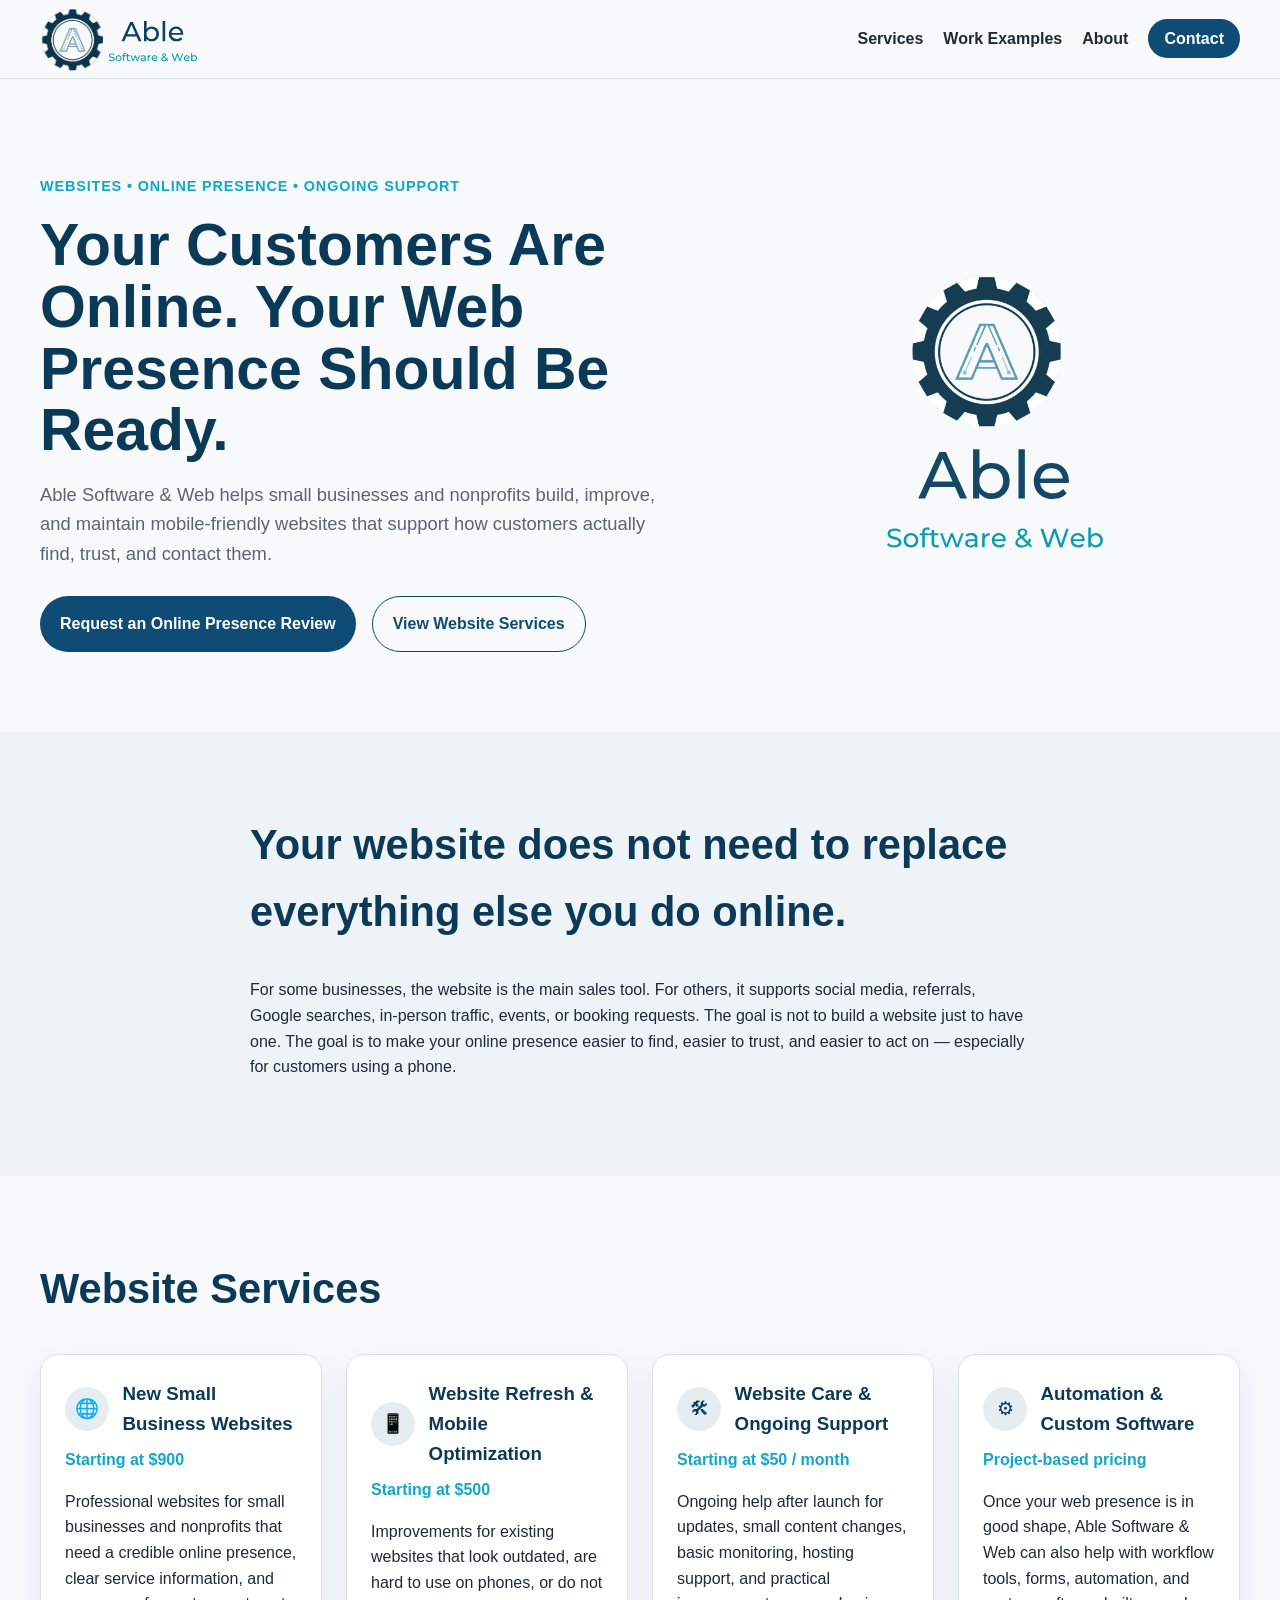
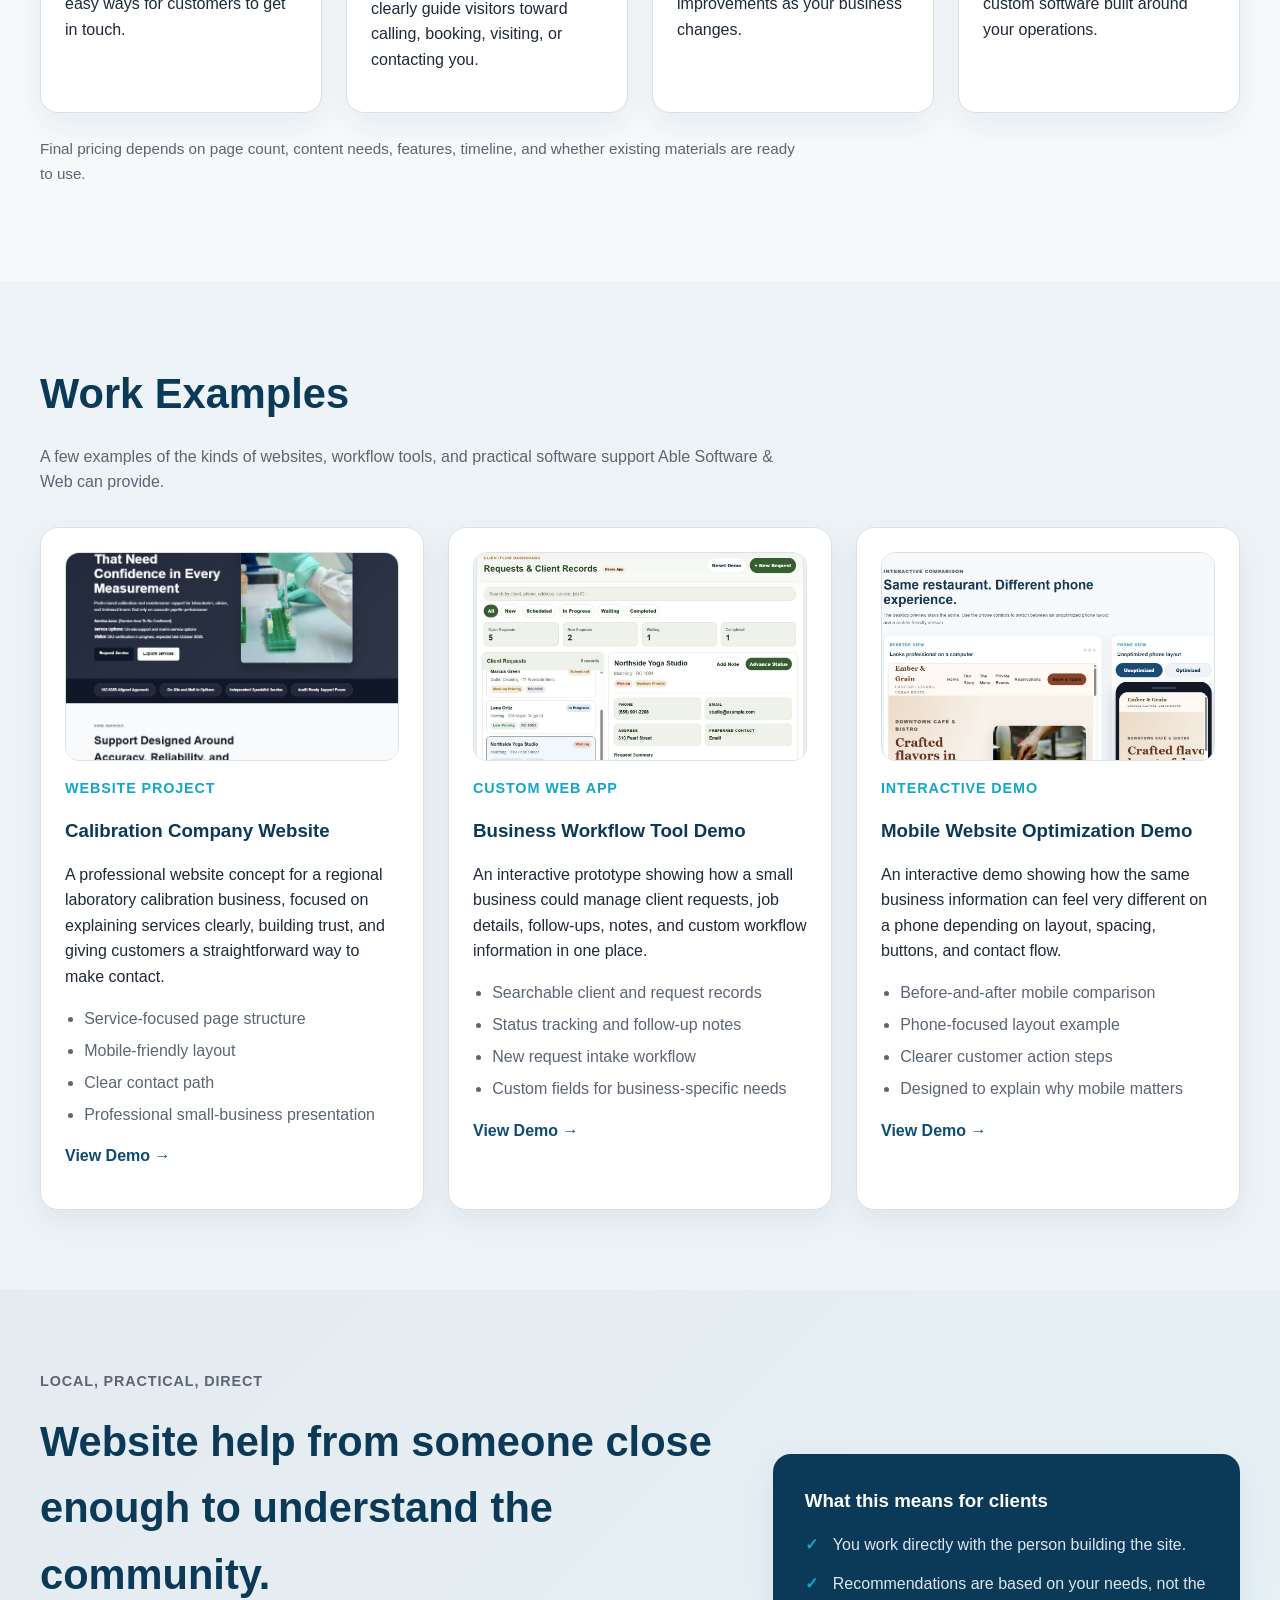
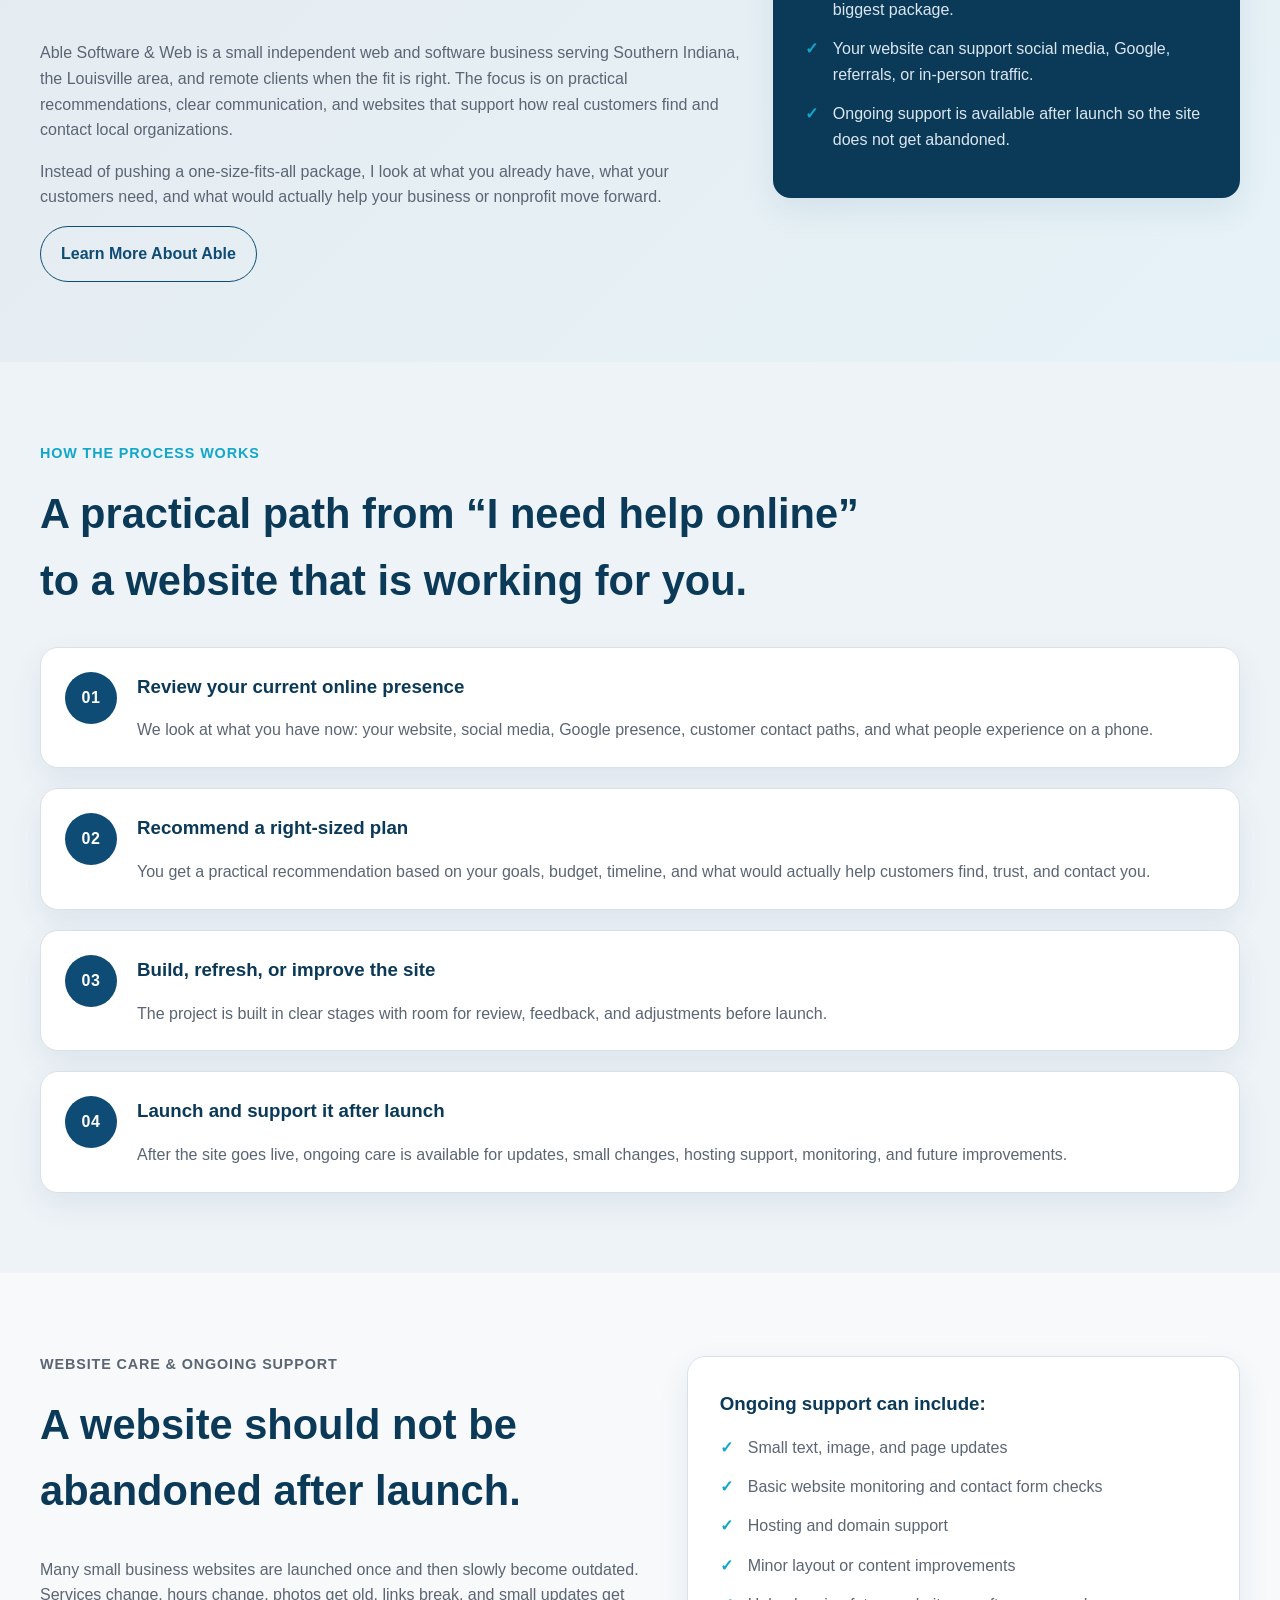
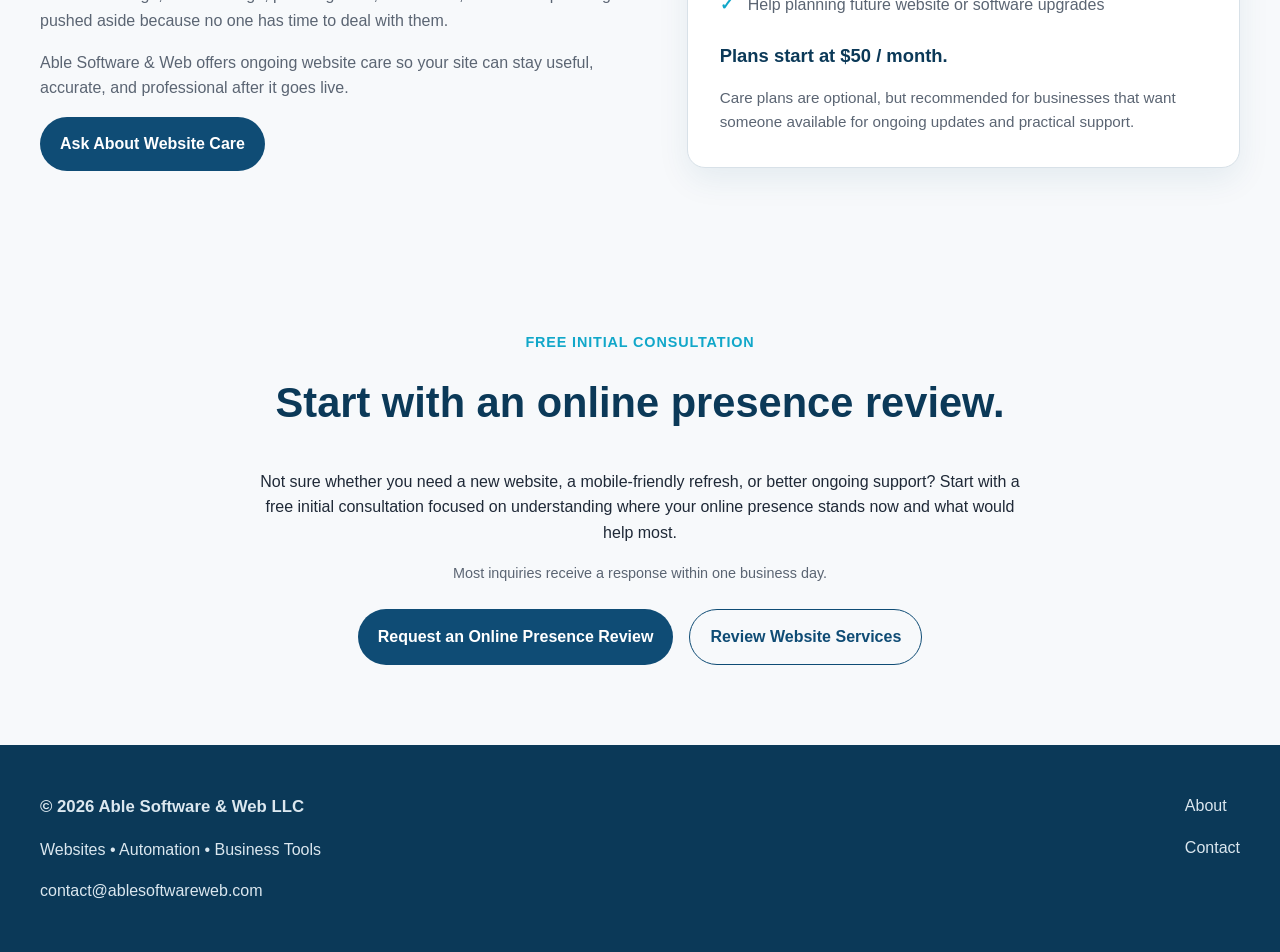
<file: index.html>
<!DOCTYPE html>
<html lang="en">
<head>
  <meta charset="UTF-8" />
  <meta name="viewport" content="width=device-width, initial-scale=1.0" />
  <title>Able Software & Web | Mobile-Friendly Websites for Small Businesses</title>
  <meta
  name="description"
  content="Able Software & Web builds and improves mobile-friendly websites for small businesses and nonprofits in Southern Indiana, Louisville, and beyond. Website care, online presence reviews, and practical software support are available."
/>
  <meta property="og:title" content="Able Software & Web | Mobile-Friendly Websites for Small Businesses" />
    <meta
      property="og:description"
      content="Mobile-friendly websites, online presence reviews, and ongoing website care for small businesses and nonprofits in Southern Indiana, Louisville, and beyond."
    />
    <meta property="og:type" content="website" />
    <meta property="og:url" content="https://ablesoftwareweb.com" />
    <meta property="og:image" content="https://ablesoftwareweb.com/images/logo-horizontal.svg" />
    <link rel="canonical" href="https://ablesoftwareweb.com/" />
  <link rel="icon" href="images/favicon.ico" sizes="any" />
  <link rel="stylesheet" href="css/styles.css" />

  <script type="application/ld+json">
  {
    "@context": "https://schema.org",
    "@type": "Organization",
    "name": "Able Software & Web LLC",
    "url": "https://ablesoftwareweb.com",
    "email": "contact@ablesoftwareweb.com",
    "description": "Mobile-friendly websites, online presence reviews, website care, and practical software support for small businesses and nonprofits.",
    "founder": "Nathan Able"
  }
  </script>
<!-- Google tag (gtag.js) -->
<script async src="https://www.googletagmanager.com/gtag/js?id=G-TM1E4BGZ6V"></script>
<script>
  window.dataLayer = window.dataLayer || [];
  function gtag(){dataLayer.push(arguments);}
  gtag('js', new Date());

  gtag('config', 'G-TM1E4BGZ6V');
</script>
</head>

<body>
  <header class="site-header">
    <div class="container nav-wrap">
      <a href="index.html" class="logo-link" aria-label="Able Software & Web home">
        <img src="images/logo-horizontal.svg" alt="Able Software & Web logo" class="logo" />
      </a>

      <button class="menu-toggle" aria-label="Toggle navigation" aria-expanded="false">
        ☰
      </button>

      <nav class="site-nav">
        <ul>
          <li><a href="#services">Services</a></li>
          <li><a href="#work">Work Examples</a></li>
          <li><a href="about.html">About</a></li>
          <li><a href="contact.php" class="nav-cta">Contact</a></li>
        </ul>
      </nav>
    </div>
  </header>

  <main>
    <section class="hero">
      <div class="container hero-grid">
        <div class="hero-text">
          <p class="eyebrow">Websites • Online Presence • Ongoing Support</p>
            <h1>Your Customers Are Online. Your Web Presence Should Be Ready.</h1>
            <p class="hero-copy">
              Able Software & Web helps small businesses and nonprofits build, improve, and maintain mobile-friendly websites that support how customers actually find, trust, and contact them.
            </p>
            <div class="hero-actions">
              <a href="contact.php" class="btn btn-primary">Request an Online Presence Review</a>
              <a href="#services" class="btn btn-secondary">View Website Services</a>
            </div>
        </div>

        <div class="hero-visual">
          <img src="images/logo-vertical.svg" alt="Able Software & Web brand mark" loading="lazy" />
        </div>
      </div>
    </section>

    <section class="section alt-bg">
      <div class="container narrow">
        <h2>Your website does not need to replace everything else you do online.</h2>
        <p>
          For some businesses, the website is the main sales tool. For others, it supports
          social media, referrals, Google searches, in-person traffic, events, or booking requests.
          The goal is not to build a website just to have one. The goal is to make your online
          presence easier to find, easier to trust, and easier to act on — especially for customers
          using a phone.
        </p>
      </div>
    </section>

    <section id="services" class="section">
      <div class="container">
        <h2>Website Services</h2>
        <div class="card-grid">
          <article class="service-card">
            <div class="service-card-top">
              <span class="icon-badge">🌐</span>
              <h3>New Small Business Websites</h3>
            </div>
            <p class="price">Starting at $900</p>
            <p>
              Professional websites for small businesses and nonprofits that need a credible
              online presence, clear service information, and easy ways for customers to get in touch.
            </p>
          </article>

          <article class="service-card">
            <div class="service-card-top">
              <span class="icon-badge">📱</span>
              <h3>Website Refresh & Mobile Optimization</h3>
            </div>
            <p class="price">Starting at $500</p>
            <p>
              Improvements for existing websites that look outdated, are hard to use on phones,
              or do not clearly guide visitors toward calling, booking, visiting, or contacting you.
            </p>
          </article>

          <article class="service-card">
            <div class="service-card-top">
              <span class="icon-badge">🛠</span>
              <h3>Website Care & Ongoing Support</h3>
            </div>
            <p class="price">Starting at $50 / month</p>
            <p>
              Ongoing help after launch for updates, small content changes, basic monitoring,
              hosting support, and practical improvements as your business changes.
            </p>
          </article>

          <article class="service-card">
            <div class="service-card-top">
              <span class="icon-badge">⚙</span>
              <h3>Automation & Custom Software</h3>
            </div>
            <p class="price">Project-based pricing</p>
            <p>
              Once your web presence is in good shape, Able Software & Web can also help with
              workflow tools, forms, automation, and custom software built around your operations.
            </p>
          </article>
        </div>

        <p class="pricing-note">
          Final pricing depends on page count, content needs, features, timeline, and whether existing materials are ready to use.
        </p>
      </div>
    </section>

    <section id="work" class="section alt-bg">
      <div class="container">
        <h2>Work Examples</h2>
        <p class="section-intro">
          A few examples of the kinds of websites, workflow tools, and practical software support Able Software & Web can provide.
        </p>

        <div class="card-grid">
          <article class="work-card">
            <img
               src="images/work/demo-website.jpg"
              alt="Screenshot of a calibration company website demo"
              class="work-thumb"
            />
            <p class="eyebrow">Website Project</p>
            <h3>Calibration Company Website</h3>
            <p>
              A professional website concept for a regional laboratory calibration business,
              focused on explaining services clearly, building trust, and giving customers
              a straightforward way to make contact.
            </p>
            <ul class="card-list">
              <li>Service-focused page structure</li>
              <li>Mobile-friendly layout</li>
              <li>Clear contact path</li>
              <li>Professional small-business presentation</li>
            </ul>
            <p class="work-link-wrap">
              <a href="demos.html#calibration-website" class="text-link">View Demo →</a>
            </p>
          </article>

      <article class="work-card">
        <img
          src="images/work/demo-clientflow.jpg"
          alt="Screenshot of the ClientFlow business workflow tool demo"
          class="work-thumb"
        />
        <p class="eyebrow">Custom Web App</p>
        <h3>Business Workflow Tool Demo</h3>
        <p>
          An interactive prototype showing how a small business could manage client
          requests, job details, follow-ups, notes, and custom workflow information in
          one place.
        </p>
        <ul class="card-list">
          <li>Searchable client and request records</li>
          <li>Status tracking and follow-up notes</li>
          <li>New request intake workflow</li>
          <li>Custom fields for business-specific needs</li>
        </ul>
        <p class="work-link-wrap">
          <a href="demos/business-workflow/" class="text-link">View Demo →</a>
        </p>
      </article>

          <article class="work-card">
            <img
              src="images/work/demo-optimize.jpg"
              alt="Example showing mobile website optimization comparison"
              class="work-thumb"
            />
            <p class="eyebrow">Interactive Demo</p>
            <h3>Mobile Website Optimization Demo</h3>
            <p>
              An interactive demo showing how the same business information can feel
              very different on a phone depending on layout, spacing, buttons, and
              contact flow.
            </p>
            <ul class="card-list">
              <li>Before-and-after mobile comparison</li>
              <li>Phone-focused layout example</li>
              <li>Clearer customer action steps</li>
              <li>Designed to explain why mobile matters</li>
            </ul>
            <p class="work-link-wrap">
              <a href="demos/mobile-optimization/index.html" class="text-link">View Demo →</a>
            </p>
          </article>
        </div>
      </div>
    </section>

    <section class="section local-section">
    <div class="container local-grid">
      <div class="local-content">
        <p class="eyebrow">Local, Practical, Direct</p>
        <h2>Website help from someone close enough to understand the community.</h2>

        <p>
          Able Software & Web is a small independent web and software business serving
          Southern Indiana, the Louisville area, and remote clients when the fit is right.
          The focus is on practical recommendations, clear communication, and websites
          that support how real customers find and contact local organizations.
        </p>

        <p>
          Instead of pushing a one-size-fits-all package, I look at what you already have,
          what your customers need, and what would actually help your business or nonprofit
          move forward.
        </p>

        <a href="about.html" class="btn btn-secondary">Learn More About Able</a>
      </div>

      <aside class="local-panel">
        <h3>What this means for clients</h3>
        <ul class="check-list">
          <li>You work directly with the person building the site.</li>
          <li>Recommendations are based on your needs, not the biggest package.</li>
          <li>Your website can support social media, Google, referrals, or in-person traffic.</li>
          <li>Ongoing support is available after launch so the site does not get abandoned.</li>
        </ul>
      </aside>
    </div>
  </section>


    <section class="section alt-bg process-section">
    <div class="container">
      <p class="eyebrow">How the Process Works</p>
      <h2>A practical path from “I need help online” to a website that is working for you.</h2>

      <div class="process-list">
        <article class="process-step">
          <span class="step-number">01</span>
          <div>
            <h3>Review your current online presence</h3>
            <p>
              We look at what you have now: your website, social media, Google presence,
              customer contact paths, and what people experience on a phone.
            </p>
          </div>
        </article>

        <article class="process-step">
          <span class="step-number">02</span>
          <div>
            <h3>Recommend a right-sized plan</h3>
            <p>
              You get a practical recommendation based on your goals, budget, timeline,
              and what would actually help customers find, trust, and contact you.
            </p>
          </div>
        </article>

        <article class="process-step">
          <span class="step-number">03</span>
          <div>
            <h3>Build, refresh, or improve the site</h3>
            <p>
              The project is built in clear stages with room for review, feedback, and
              adjustments before launch.
            </p>
          </div>
        </article>

        <article class="process-step">
          <span class="step-number">04</span>
          <div>
            <h3>Launch and support it after launch</h3>
            <p>
              After the site goes live, ongoing care is available for updates, small
              changes, hosting support, monitoring, and future improvements.
            </p>
          </div>
        </article>
      </div>
    </div>
  </section>

  <section class="section care-section">
    <div class="container care-grid">
      <div class="care-content">
        <p class="eyebrow">Website Care & Ongoing Support</p>
        <h2>A website should not be abandoned after launch.</h2>

        <p>
          Many small business websites are launched once and then slowly become outdated.
          Services change, hours change, photos get old, links break, and small updates
          get pushed aside because no one has time to deal with them.
        </p>

        <p>
          Able Software & Web offers ongoing website care so your site can stay useful,
          accurate, and professional after it goes live.
        </p>

        <a href="contact.php" class="btn btn-primary">Ask About Website Care</a>
      </div>

      <div class="care-panel">
        <h3>Ongoing support can include:</h3>
        <ul class="check-list care-list">
          <li>Small text, image, and page updates</li>
          <li>Basic website monitoring and contact form checks</li>
          <li>Hosting and domain support</li>
          <li>Minor layout or content improvements</li>
          <li>Help planning future website or software upgrades</li>
        </ul>

        <p class="care-price">Plans start at $50 / month.</p>
        <p class="care-note">
          Care plans are optional, but recommended for businesses that want someone
          available for ongoing updates and practical support.
        </p>
      </div>
    </div>
  </section>

    <section class="section cta-section">
  <div class="container narrow">
    <p class="eyebrow">Free Initial Consultation</p>
    <h2>Start with an online presence review.</h2>

    <p>
      Not sure whether you need a new website, a mobile-friendly refresh, or better
      ongoing support? Start with a free initial consultation focused on understanding
      where your online presence stands now and what would help most.
    </p>

    <p class="cta-note">
      Most inquiries receive a response within one business day.
    </p>

    <div class="hero-actions cta-actions">
      <a href="contact.php" class="btn btn-primary">Request an Online Presence Review</a>
      <a href="#services" class="btn btn-secondary">Review Website Services</a>
    </div>
  </div>
</section>
  </main>

<footer class="site-footer">
  <div class="container footer-wrap">
    
    <div>
      <p class="footer-brand">© <span id="year"></span> Able Software & Web LLC</p>
      <p>Websites • Automation • Business Tools</p>
      <p>
        <a href="mailto:contact@ablesoftwareweb.com">
          contact@ablesoftwareweb.com
        </a>
      </p>
    </div>

    <div>
      <p><a href="about.html">About</a></p>
      <p><a href="contact.php">Contact</a></p>
    </div>

  </div>
</footer>

  <script src="js/main.js"></script>
</body>
</html>
</file>
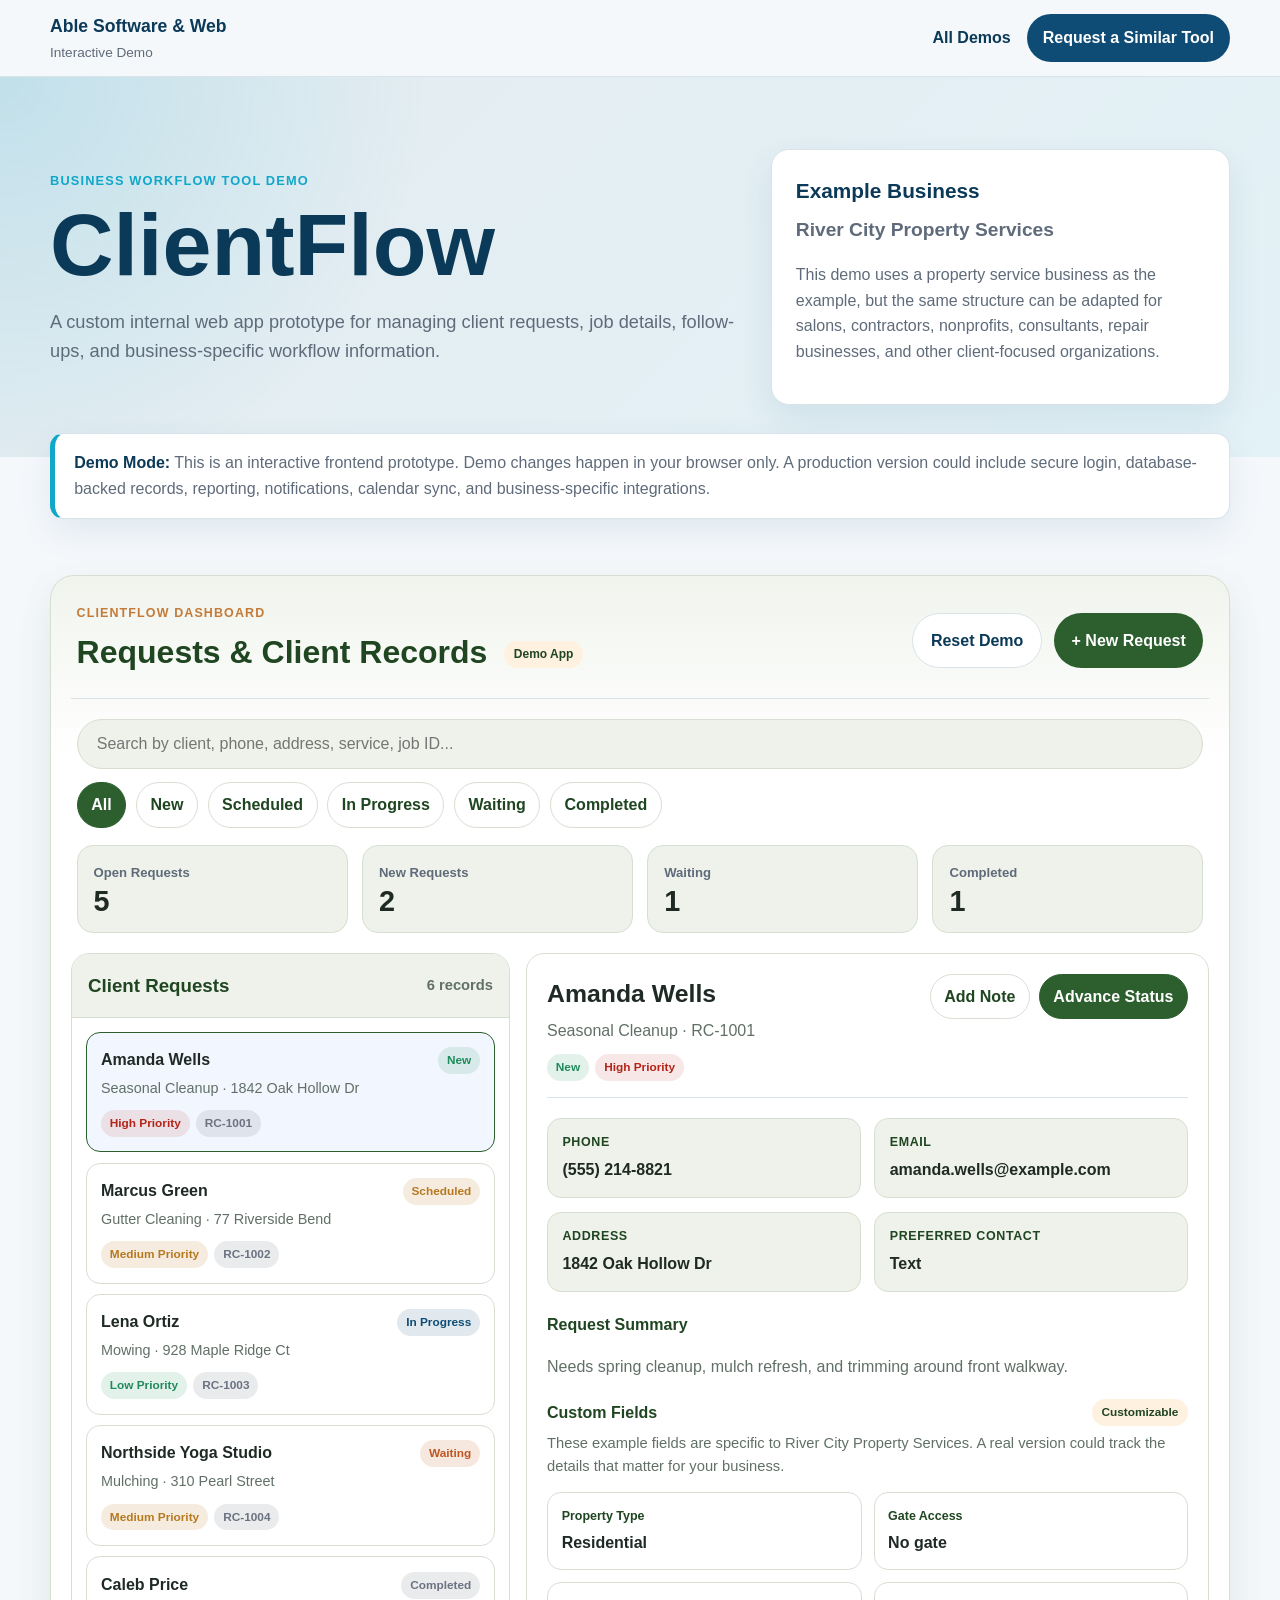
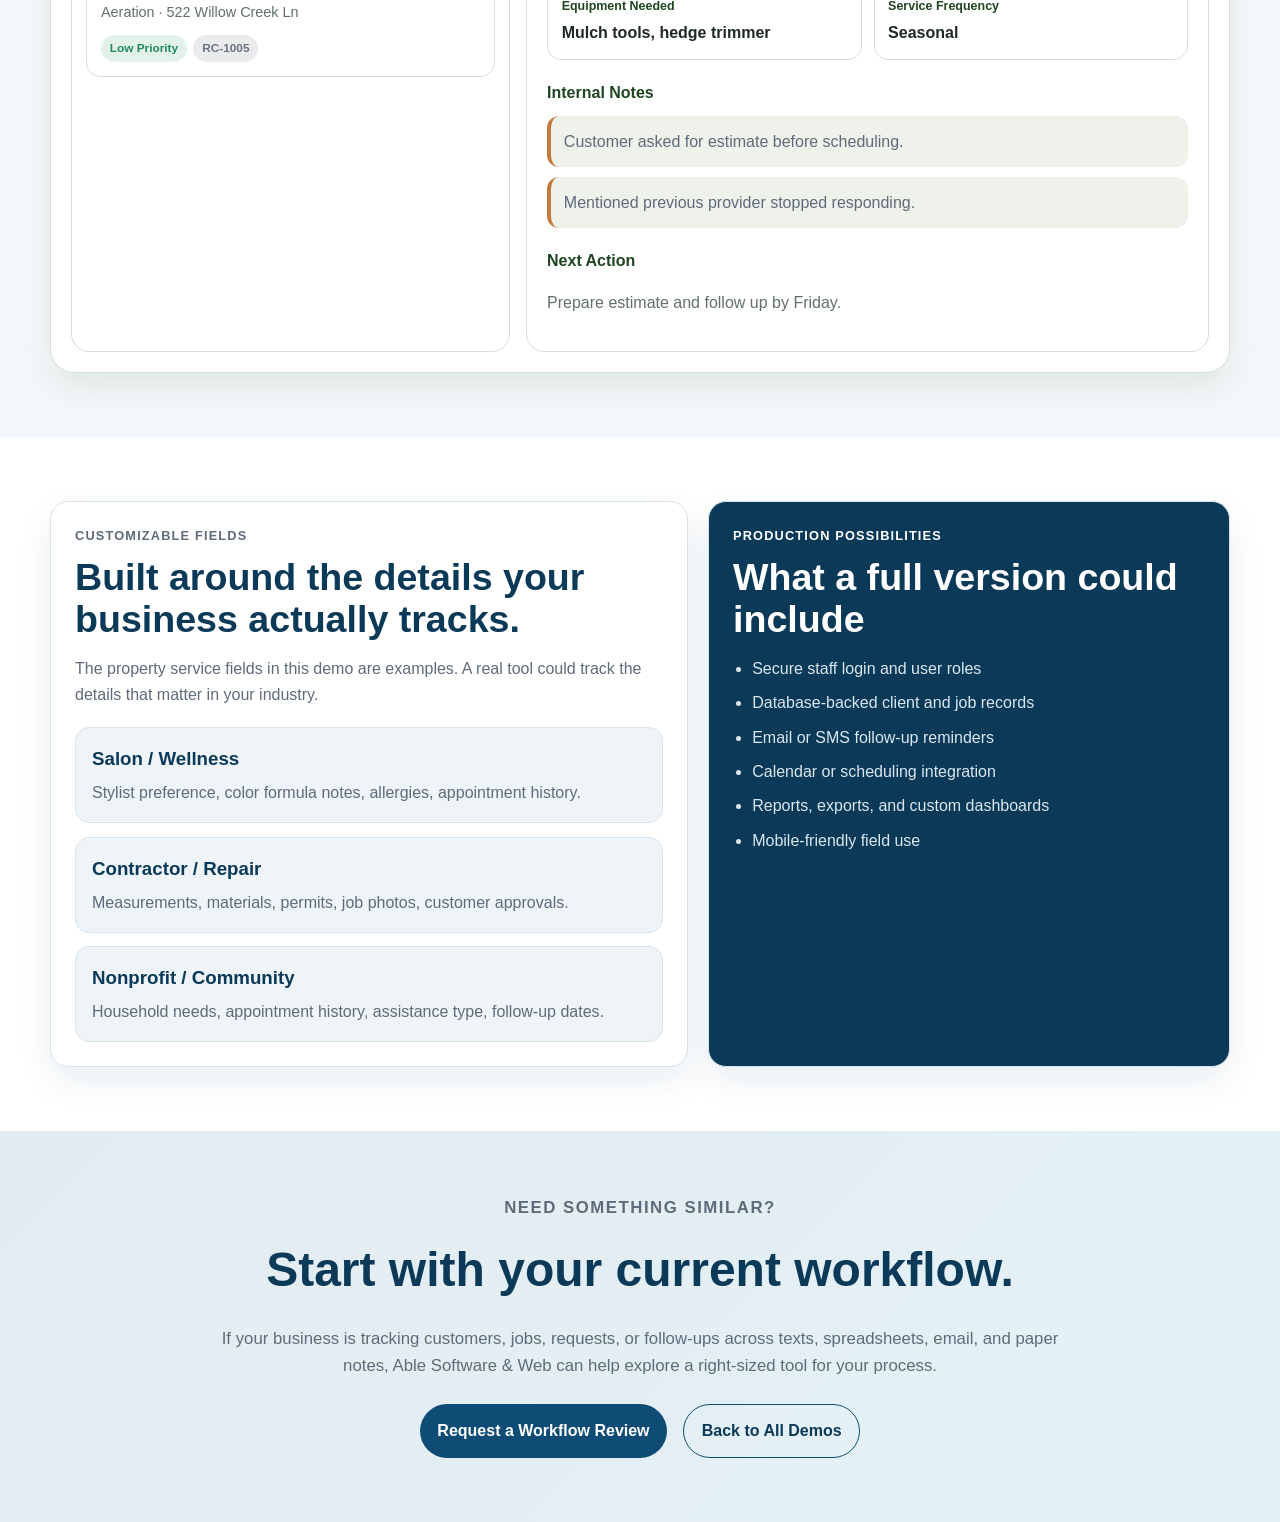
<file: demos/business-workflow/index.html>
<!DOCTYPE html>
<html lang="en">
<head>
  <meta charset="UTF-8" />
  <meta name="viewport" content="width=device-width, initial-scale=1.0" />

  <title>Business Workflow Tool Demo | Able Software & Web</title>
  <meta
    name="description"
    content="Interactive business workflow tool demo showing how client requests, job notes, follow-ups, and custom fields can be organized in one place."
  />

  <link rel="stylesheet" href="workflow-demo.css" />
  <!-- Google tag (gtag.js) -->
<script async src="https://www.googletagmanager.com/gtag/js?id=G-TM1E4BGZ6V"></script>
<script>
  window.dataLayer = window.dataLayer || [];
  function gtag(){dataLayer.push(arguments);}
  gtag('js', new Date());

  gtag('config', 'G-TM1E4BGZ6V');
</script>
</head>

<body>
  <header class="demo-header">
    <div class="demo-container header-grid">
      <div>
        <a href="../../index.html" class="brand-link">Able Software & Web</a>
        <p class="header-kicker">Interactive Demo</p>
      </div>

      <nav class="demo-nav" aria-label="Demo navigation">
        <a href="../../demos.html">All Demos</a>
        <a href="../../contact.php" class="nav-cta">Request a Similar Tool</a>
      </nav>
    </div>
  </header>

  <main>
    <section class="demo-hero">
      <div class="demo-container hero-grid">
        <div>
          <p class="eyebrow">Business Workflow Tool Demo</p>
          <h1>ClientFlow</h1>
          <p class="hero-subtitle">
            A custom internal web app prototype for managing client requests,
            job details, follow-ups, and business-specific workflow information.
          </p>
        </div>

        <div class="hero-card">
          <h2>Example Business</h2>
          <p class="business-name">River City Property Services</p>
          <p>
            This demo uses a property service business as the example, but the same
            structure can be adapted for salons, contractors, nonprofits, consultants,
            repair businesses, and other client-focused organizations.
          </p>
        </div>
      </div>
    </section>

    <section class="demo-mode-section">
      <div class="demo-container">
        <div class="demo-mode-banner">
          <strong>Demo Mode:</strong>
          This is an interactive frontend prototype. Demo changes happen in your browser only.
          A production version could include secure login, database-backed records,
          reporting, notifications, calendar sync, and business-specific integrations.
        </div>
      </div>
    </section>

    <section class="app-section">
      <div class="demo-container">
        <div class="app-shell">
          <div class="app-toolbar">
            <div>
                <p class="app-label">ClientFlow Dashboard</p>
                <h2>
                Requests & Client Records
                <span class="app-demo-pill">Demo App</span>
                </h2>
            </div>

            <div class="toolbar-actions">
            <button type="button" class="secondary-form-button" id="resetDemoButton">
                Reset Demo
            </button>

            <button type="button" class="primary-button" id="newRequestButton">
                + New Request
            </button>
            </div>
          </div>

          <div class="search-row">
            <label class="sr-only" for="searchInput">Search requests</label>
            <input
              id="searchInput"
              type="search"
              placeholder="Search by client, phone, address, service, job ID..."
            />
          </div>

          <div class="filter-row" aria-label="Status filters">
            <button type="button" class="filter-button active" data-status="All">All</button>
            <button type="button" class="filter-button" data-status="New">New</button>
            <button type="button" class="filter-button" data-status="Scheduled">Scheduled</button>
            <button type="button" class="filter-button" data-status="In Progress">In Progress</button>
            <button type="button" class="filter-button" data-status="Waiting">Waiting</button>
            <button type="button" class="filter-button" data-status="Completed">Completed</button>
          </div>

          <div class="summary-grid" id="summaryGrid">
            <!-- Summary cards render with JavaScript -->
          </div>

          <div class="workspace-grid">
            <section class="request-list-panel" aria-label="Request list">
              <div class="panel-heading">
                <h3>Client Requests</h3>
                <p id="resultCount">0 records</p>
              </div>

              <div class="request-list" id="requestList">
                <!-- Request rows render with JavaScript -->
              </div>
            </section>

            <section class="detail-panel" aria-label="Selected request details">
              <div id="detailPanel">
                <!-- Selected request details render with JavaScript -->
              </div>
            </section>
          </div>
        </div>
      </div>
    </section>

    <section class="support-section">
      <div class="demo-container support-grid">
        <article class="support-card">
          <p class="eyebrow">Customizable Fields</p>
          <h2>Built around the details your business actually tracks.</h2>
          <p>
            The property service fields in this demo are examples. A real tool could
            track the details that matter in your industry.
          </p>

          <div class="industry-examples">
            <div>
              <h3>Salon / Wellness</h3>
              <p>Stylist preference, color formula notes, allergies, appointment history.</p>
            </div>

            <div>
              <h3>Contractor / Repair</h3>
              <p>Measurements, materials, permits, job photos, customer approvals.</p>
            </div>

            <div>
              <h3>Nonprofit / Community</h3>
              <p>Household needs, appointment history, assistance type, follow-up dates.</p>
            </div>
          </div>
        </article>

        <article class="support-card dark-card">
          <p class="eyebrow">Production Possibilities</p>
          <h2>What a full version could include</h2>
          <ul class="feature-list">
            <li>Secure staff login and user roles</li>
            <li>Database-backed client and job records</li>
            <li>Email or SMS follow-up reminders</li>
            <li>Calendar or scheduling integration</li>
            <li>Reports, exports, and custom dashboards</li>
            <li>Mobile-friendly field use</li>
          </ul>
        </article>
      </div>
    </section>

    <section class="cta-section">
      <div class="demo-container cta-box">
        <p class="eyebrow">Need something similar?</p>
        <h2>Start with your current workflow.</h2>
        <p>
          If your business is tracking customers, jobs, requests, or follow-ups across
          texts, spreadsheets, email, and paper notes, Able Software & Web can help
          explore a right-sized tool for your process.
        </p>

        <div class="cta-actions">
          <a href="../../contact.php" class="primary-link">Request a Workflow Review</a>
          <a href="../../demos.html" class="secondary-link">Back to All Demos</a>
        </div>
      </div>
    </section>
  </main>

  <div class="modal-backdrop hidden" id="newRequestModal" aria-hidden="true">
  <div class="modal-card" role="dialog" aria-modal="true" aria-labelledby="newRequestTitle">
    <div class="modal-header">
      <div>
        <p class="app-label">New Client Request</p>
        <h2 id="newRequestTitle">Add a request during a call</h2>
      </div>

      <button type="button" class="icon-button" id="closeModalButton" aria-label="Close new request form">
        ×
      </button>
    </div>

    <form id="newRequestForm" class="request-form">
      <div class="form-grid two-columns">
        <div class="form-field">
          <label for="clientName">Client / Organization Name</label>
          <input id="clientName" name="clientName" type="text" required placeholder="Example: Jamie Carter" />
        </div>

        <div class="form-field">
          <label for="phone">Phone</label>
          <input id="phone" name="phone" type="tel" required placeholder="(555) 123-4567" />
        </div>
      </div>

      <div class="form-grid two-columns">
        <div class="form-field">
          <label for="email">Email</label>
          <input id="email" name="email" type="email" placeholder="client@example.com" />
        </div>

        <div class="form-field">
          <label for="preferredContact">Preferred Contact</label>
          <select id="preferredContact" name="preferredContact">
            <option>Phone</option>
            <option>Text</option>
            <option>Email</option>
          </select>
        </div>
      </div>

      <div class="form-field">
        <label for="address">Address / Location</label>
        <input id="address" name="address" type="text" required placeholder="Street address or job location" />
      </div>

      <div class="form-grid two-columns">
        <div class="form-field">
          <label for="serviceType">Service Type</label>
          <select id="serviceType" name="serviceType">
            <option>Seasonal Cleanup</option>
            <option>Mowing</option>
            <option>Gutter Cleaning</option>
            <option>Mulching</option>
            <option>Aeration</option>
            <option>Property Walkthrough</option>
          </select>
        </div>

        <div class="form-field">
          <label for="priority">Priority</label>
          <select id="priority" name="priority">
            <option>Medium</option>
            <option>High</option>
            <option>Low</option>
          </select>
        </div>
      </div>

      <div class="form-field">
        <label for="summary">Request Summary</label>
        <textarea
          id="summary"
          name="summary"
          rows="4"
          required
          placeholder="What does the client need?"
        ></textarea>
      </div>

      <div class="form-grid two-columns">
        <div class="form-field">
          <label for="propertyType">Property Type</label>
          <select id="propertyType" name="propertyType">
            <option>Residential</option>
            <option>Commercial</option>
            <option>Commercial / Multi-unit</option>
          </select>
        </div>

        <div class="form-field">
          <label for="serviceFrequency">Service Frequency</label>
          <select id="serviceFrequency" name="serviceFrequency">
            <option>One-time</option>
            <option>Weekly</option>
            <option>Monthly</option>
            <option>Seasonal</option>
            <option>As needed</option>
          </select>
        </div>
      </div>

      <div class="form-grid two-columns">
        <div class="form-field">
          <label for="gateAccess">Gate / Access Notes</label>
          <input id="gateAccess" name="gateAccess" type="text" placeholder="Gate code, lockbox, parking, etc." />
        </div>

        <div class="form-field">
          <label for="equipmentNeeded">Equipment Needed</label>
          <input id="equipmentNeeded" name="equipmentNeeded" type="text" placeholder="Mower, ladder, checklist, etc." />
        </div>
      </div>

      <div class="form-field">
        <label for="nextAction">Next Action</label>
        <input
          id="nextAction"
          name="nextAction"
          type="text"
          placeholder="Example: Prepare estimate and follow up tomorrow"
        />
      </div>

      <div class="form-actions">
        <button type="button" class="secondary-form-button" id="cancelRequestButton">
          Cancel
        </button>
        <button type="submit" class="primary-button">
          Add Request
        </button>
      </div>
    </form>
  </div>
</div>

<div class="modal-backdrop hidden" id="addNoteModal" aria-hidden="true">
  <div class="modal-card small-modal-card" role="dialog" aria-modal="true" aria-labelledby="addNoteTitle">
    <div class="modal-header">
      <div>
        <p class="app-label">Internal Note</p>
        <h2 id="addNoteTitle">Add a note to this request</h2>
      </div>

      <button type="button" class="icon-button" id="closeNoteModalButton" aria-label="Close add note form">
        ×
      </button>
    </div>

    <form id="addNoteForm" class="request-form">
      <div class="form-field">
        <label for="noteText">Note</label>
        <textarea
          id="noteText"
          name="noteText"
          rows="5"
          required
          placeholder="Example: Customer asked for a follow-up call after 3 PM."
        ></textarea>
      </div>

      <p class="form-helper-text">
        Demo notes are saved locally in this browser. A production version would save notes
        to a secure database with timestamps and staff user details.
      </p>

      <div class="form-actions">
        <button type="button" class="secondary-form-button" id="cancelNoteButton">
          Cancel
        </button>
        <button type="submit" class="primary-button">
          Save Note
        </button>
      </div>
    </form>
  </div>
</div>

  <script src="workflow-demo.js"></script>
</body>
</html>
</file>
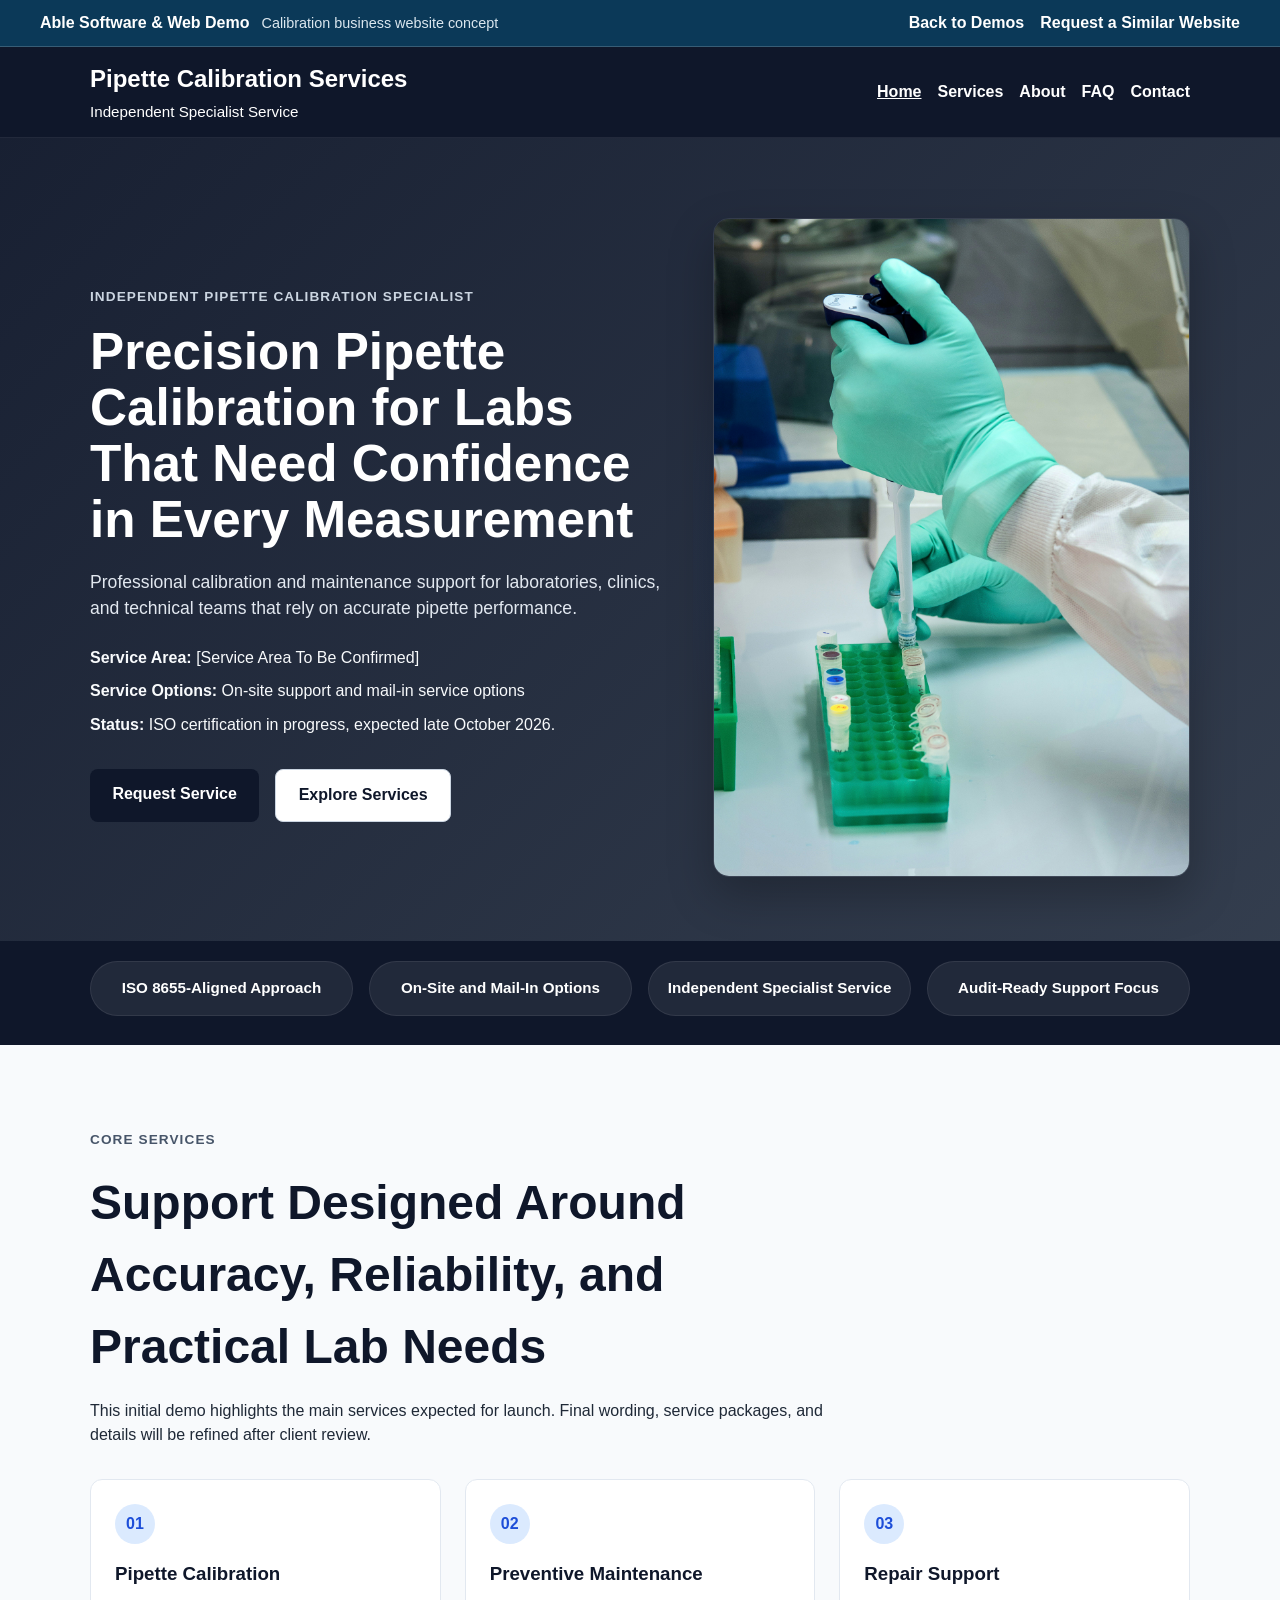
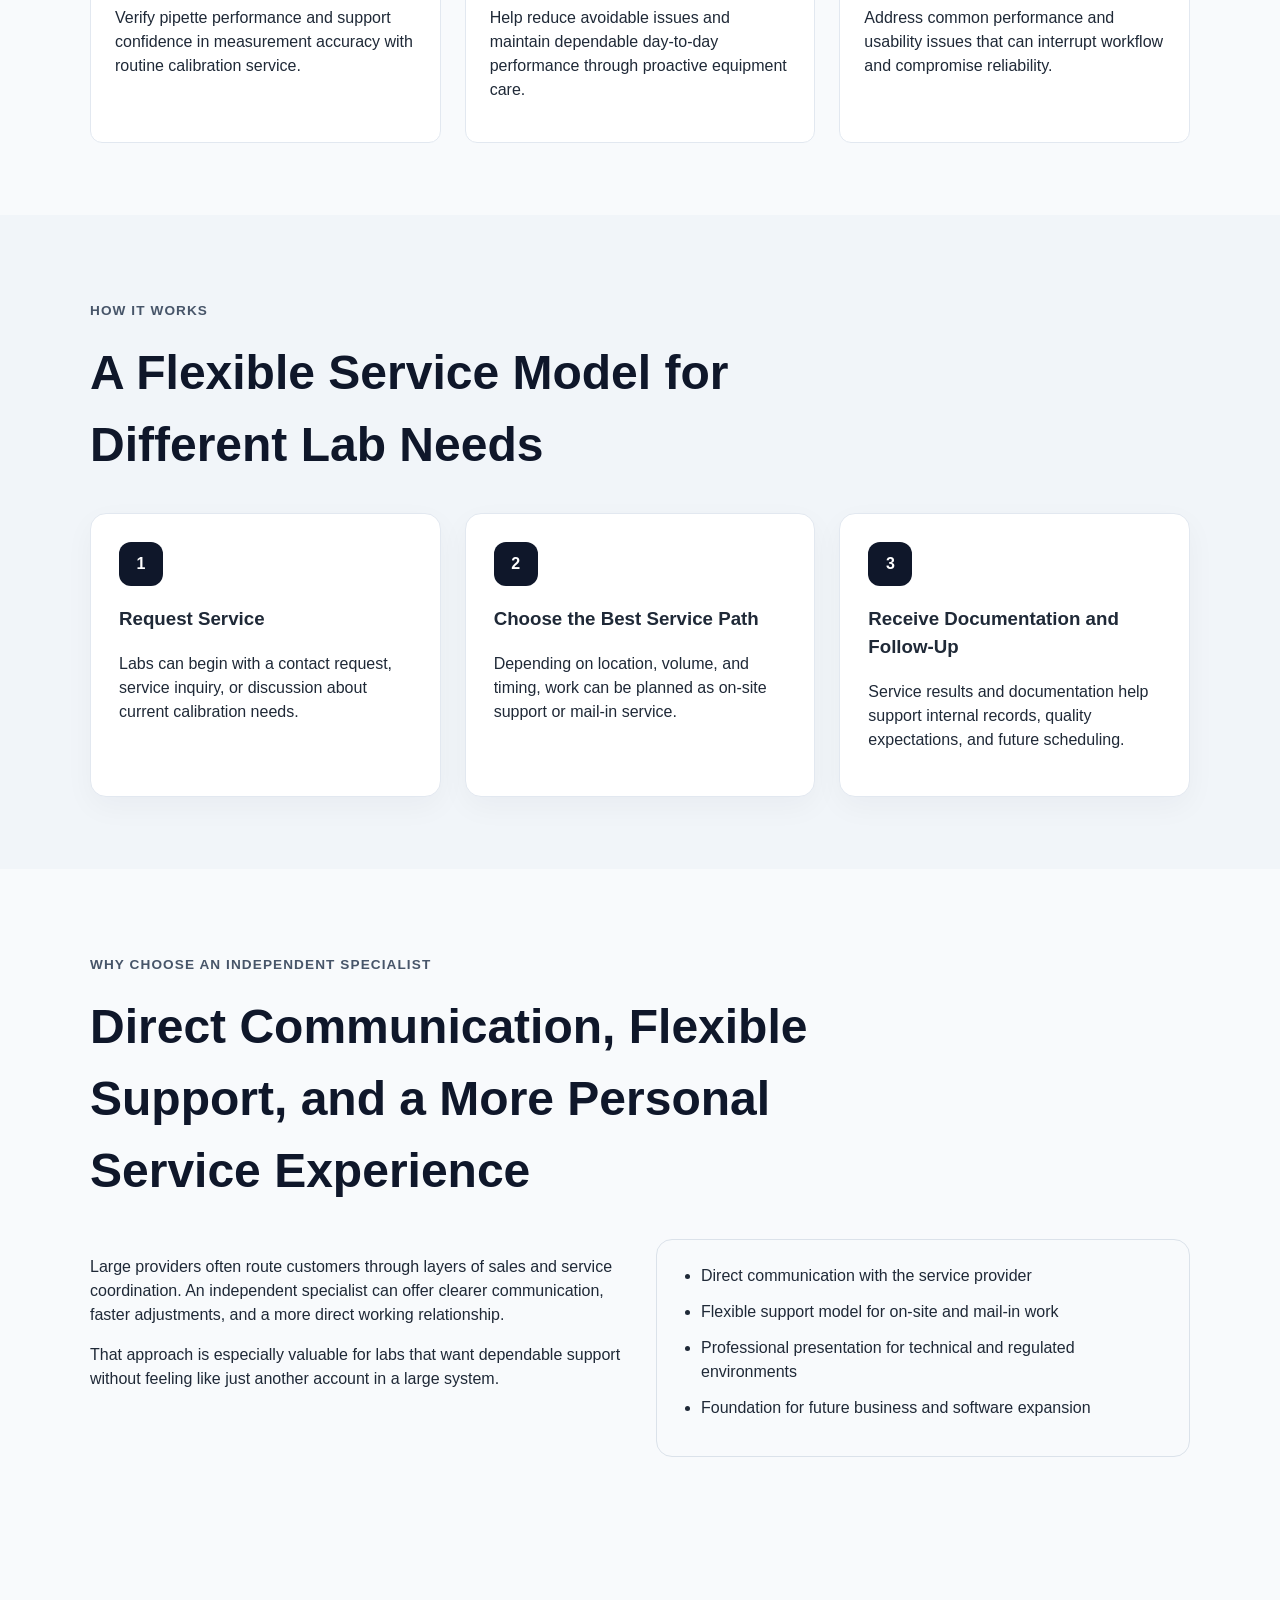
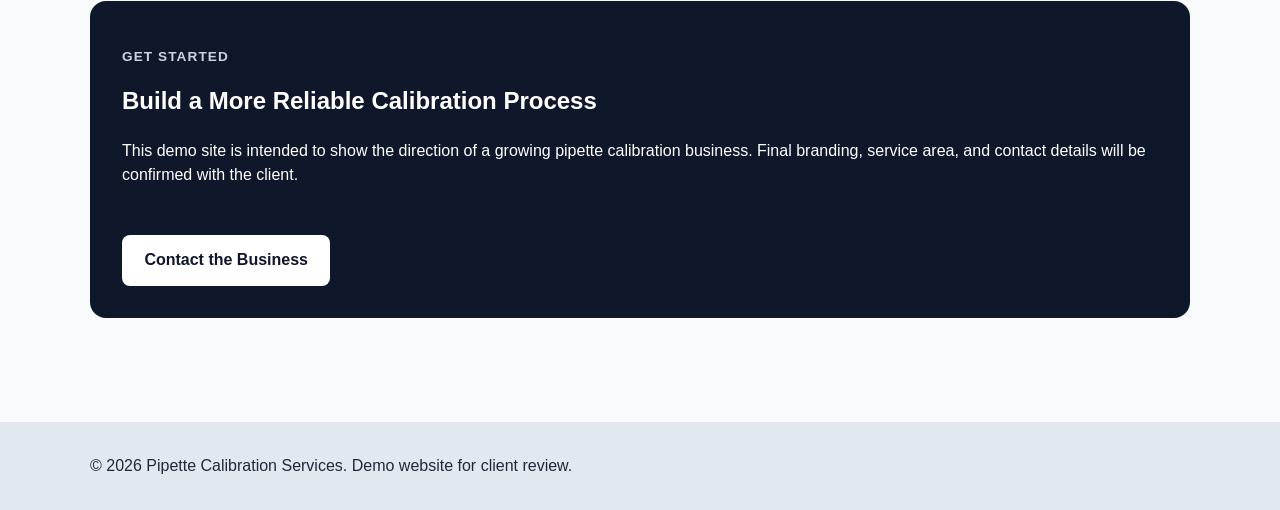
<file: demos/calibration-site/index.html>
<!doctype html>
<html lang="en">
  <head>
    <meta charset="UTF-8" />
    <link rel="icon" type="image/svg+xml" href="/demos/calibration-site/favicon.svg" />
    <meta name="viewport" content="width=device-width, initial-scale=1.0" />
    <title>pipette-website</title>
    <script type="module" crossorigin src="/demos/calibration-site/assets/index-5V7neB_l.js"></script>
    <link rel="stylesheet" crossorigin href="/demos/calibration-site/assets/index-BiNg344n.css">
    <!-- Google tag (gtag.js) -->
<script async src="https://www.googletagmanager.com/gtag/js?id=G-TM1E4BGZ6V"></script>
<script>
  window.dataLayer = window.dataLayer || [];
  function gtag(){dataLayer.push(arguments);}
  gtag('js', new Date());

  gtag('config', 'G-TM1E4BGZ6V');
</script>
  </head>
  <body>
    <div id="root"></div>
  </body>
</html>
</file>
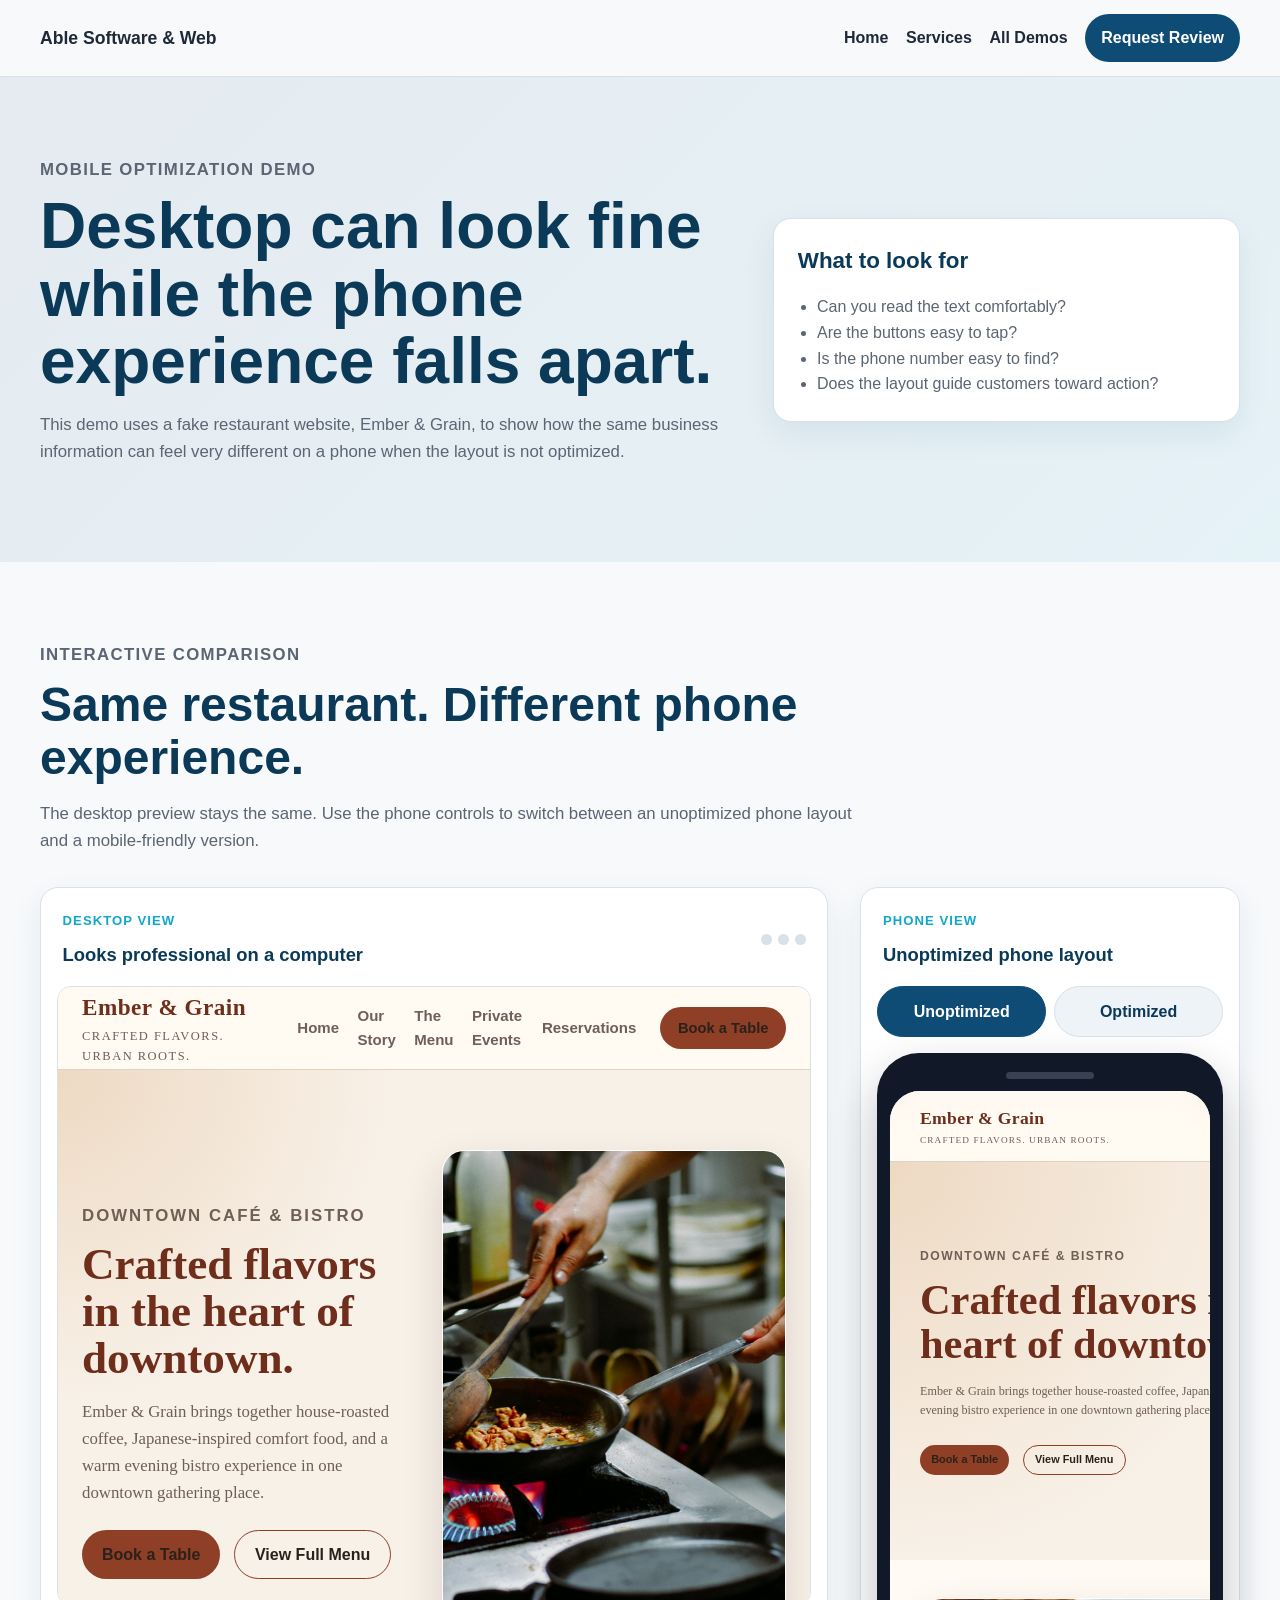
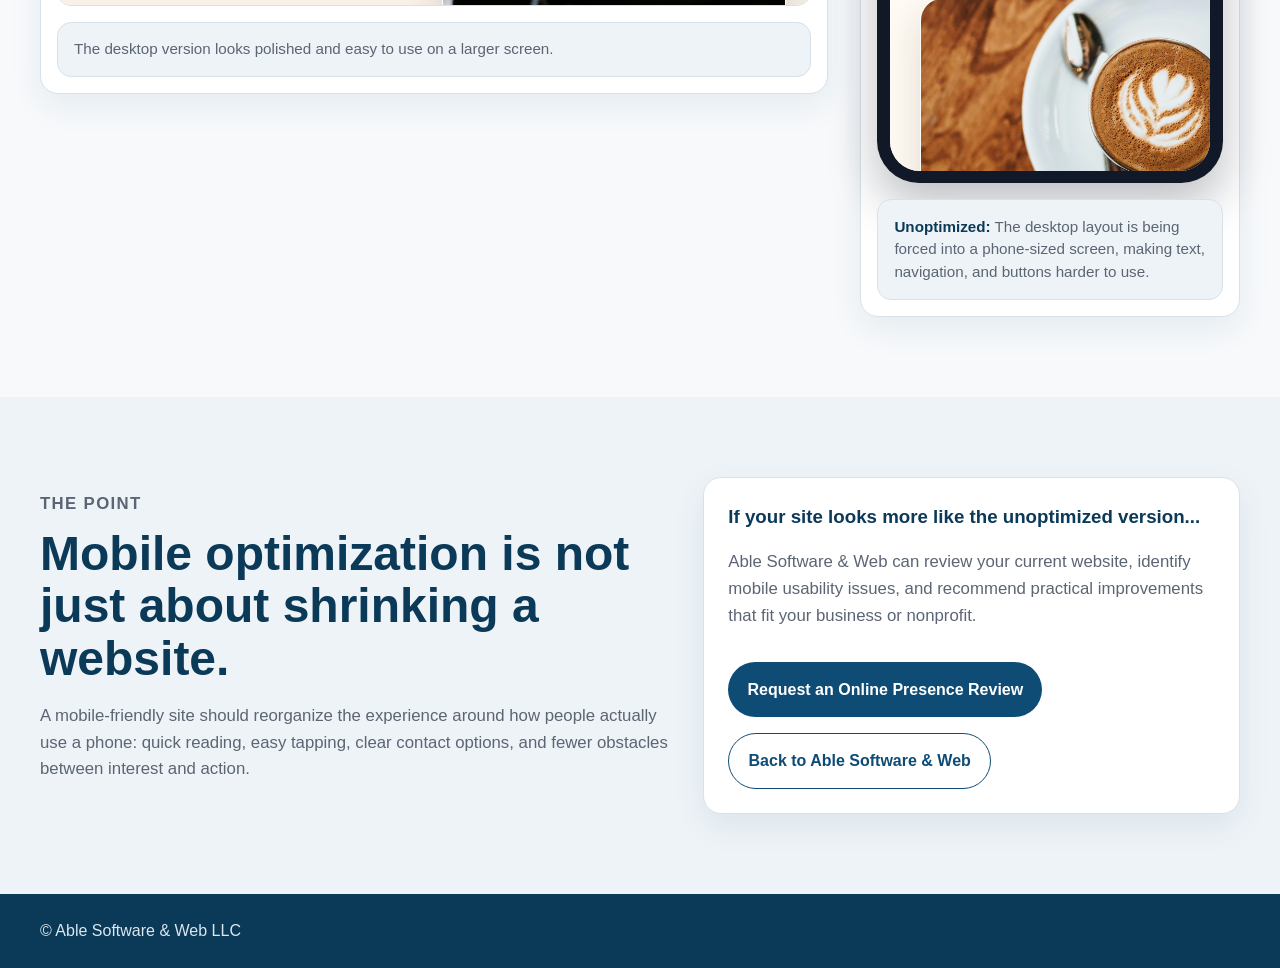
<file: demos/mobile-optimization/index.html>
<!DOCTYPE html>
<html lang="en">
<head>
  <meta charset="UTF-8" />
  <meta name="viewport" content="width=device-width, initial-scale=1.0" />

  <title>Mobile Optimization Demo | Able Software & Web</title>
  <meta
    name="description"
    content="An interactive demo showing how a website can look fine on desktop but become hard to use on a phone without mobile optimization."
  />

  <link rel="stylesheet" href="mobile-demo.css" />
  <!-- Google tag (gtag.js) -->
<script async src="https://www.googletagmanager.com/gtag/js?id=G-TM1E4BGZ6V"></script>
<script>
  window.dataLayer = window.dataLayer || [];
  function gtag(){dataLayer.push(arguments);}
  gtag('js', new Date());

  gtag('config', 'G-TM1E4BGZ6V');
</script>
</head>

<body class="comparison-page">
  <header class="comparison-header">
    <div class="comparison-container comparison-nav">
      <a href="../../index.html" class="comparison-brand">
        Able Software & Web
      </a>

        <nav class="comparison-links" aria-label="Demo navigation">
        <a href="../../index.html">Home</a>
        <a href="../../index.html#services">Services</a>
        <a href="../../demos.html">All Demos</a>
        <a href="../../contact.php" class="comparison-nav-cta">Request Review</a>
        </nav>
    </div>
  </header>

  <main>
    <section class="comparison-hero">
      <div class="comparison-container comparison-hero-grid">
        <div>
          <p class="comparison-eyebrow">Mobile Optimization Demo</p>
          <h1>Desktop can look fine while the phone experience falls apart.</h1>
          <p>
            This demo uses a fake restaurant website, Ember & Grain, to show how the
            same business information can feel very different on a phone when the
            layout is not optimized.
          </p>
        </div>

        <div class="comparison-note">
          <h2>What to look for</h2>
          <ul>
            <li>Can you read the text comfortably?</li>
            <li>Are the buttons easy to tap?</li>
            <li>Is the phone number easy to find?</li>
            <li>Does the layout guide customers toward action?</li>
          </ul>
        </div>
      </div>
    </section>

    <section class="comparison-section">
      <div class="comparison-container">
        <div class="comparison-section-heading">
          <p class="comparison-eyebrow">Interactive Comparison</p>
          <h2>Same restaurant. Different phone experience.</h2>
          <p>
            The desktop preview stays the same. Use the phone controls to switch
            between an unoptimized phone layout and a mobile-friendly version.
          </p>
        </div>

        <p class="mobile-viewer-note">
          Viewing this on a phone? The phone comparison appears first. The desktop
          version is shown below as a reference.
        </p>

        <div class="demo-stage">
          <article class="preview-card desktop-preview-card">
            <div class="preview-card-header">
              <div>
                <p class="preview-label">Desktop View</p>
                <h3>Looks professional on a computer</h3>
              </div>

              <div class="browser-dots" aria-hidden="true">
                <span></span>
                <span></span>
                <span></span>
              </div>
            </div>

            <div class="browser-frame">
              <iframe
                src="desktop-view.html"
                title="Desktop preview of Ember & Grain restaurant website"
                loading="lazy"
              ></iframe>
            </div>

            <p class="preview-caption">
            The desktop version looks polished and easy to use on a larger screen.
            </p>
          </article>

          <article class="preview-card phone-preview-card">
            <div class="preview-card-header">
              <div>
                <p class="preview-label">Phone View</p>
                <h3 id="phonePreviewTitle">Unoptimized phone layout</h3>
              </div>
            </div>

            <div class="phone-toggle" role="group" aria-label="Switch phone preview">
              <button
                type="button"
                class="phone-toggle-button active"
                data-phone-view="bad"
                aria-pressed="true"
              >
                Unoptimized
              </button>

              <button
                type="button"
                class="phone-toggle-button"
                data-phone-view="good"
                aria-pressed="false"
              >
                Optimized
              </button>
            </div>

            <div class="phone-frame-shell">
              <div class="phone-speaker" aria-hidden="true"></div>

              <iframe
                id="phonePreview"
                src="mobile-bad.html"
                title="Phone preview of Ember & Grain restaurant website"
              ></iframe>
            </div>
            <div id="phoneCaption" class="phone-caption">
            <strong>Unoptimized:</strong> The desktop layout is being forced into a phone-sized screen, making text, navigation, and buttons harder to use.
            </div>
          </article>
        </div>
      </div>
    </section>

    <section class="comparison-section comparison-takeaway">
      <div class="comparison-container takeaway-grid">
        <div>
          <p class="comparison-eyebrow">The Point</p>
          <h2>Mobile optimization is not just about shrinking a website.</h2>
          <p>
            A mobile-friendly site should reorganize the experience around how people
            actually use a phone: quick reading, easy tapping, clear contact options,
            and fewer obstacles between interest and action.
          </p>
        </div>

        <div class="takeaway-card">
          <h3>If your site looks more like the unoptimized version...</h3>
          <p>
            Able Software & Web can review your current website, identify mobile
            usability issues, and recommend practical improvements that fit your
            business or nonprofit.
          </p>

            <div class="demo-actions">
            <a href="../../contact.php" class="comparison-button">
                Request an Online Presence Review
            </a>
            <a href="../../index.html" class="comparison-button-secondary">
                Back to Able Software & Web
            </a>
            </div>
        </div>
      </div>
    </section>
  </main>

  <footer class="comparison-footer">
    <div class="comparison-container comparison-footer-grid">
      <p>© Able Software & Web LLC</p>

    </div>
  </footer>

  <script src="mobile-demo.js"></script>
</body>
</html>
</file>
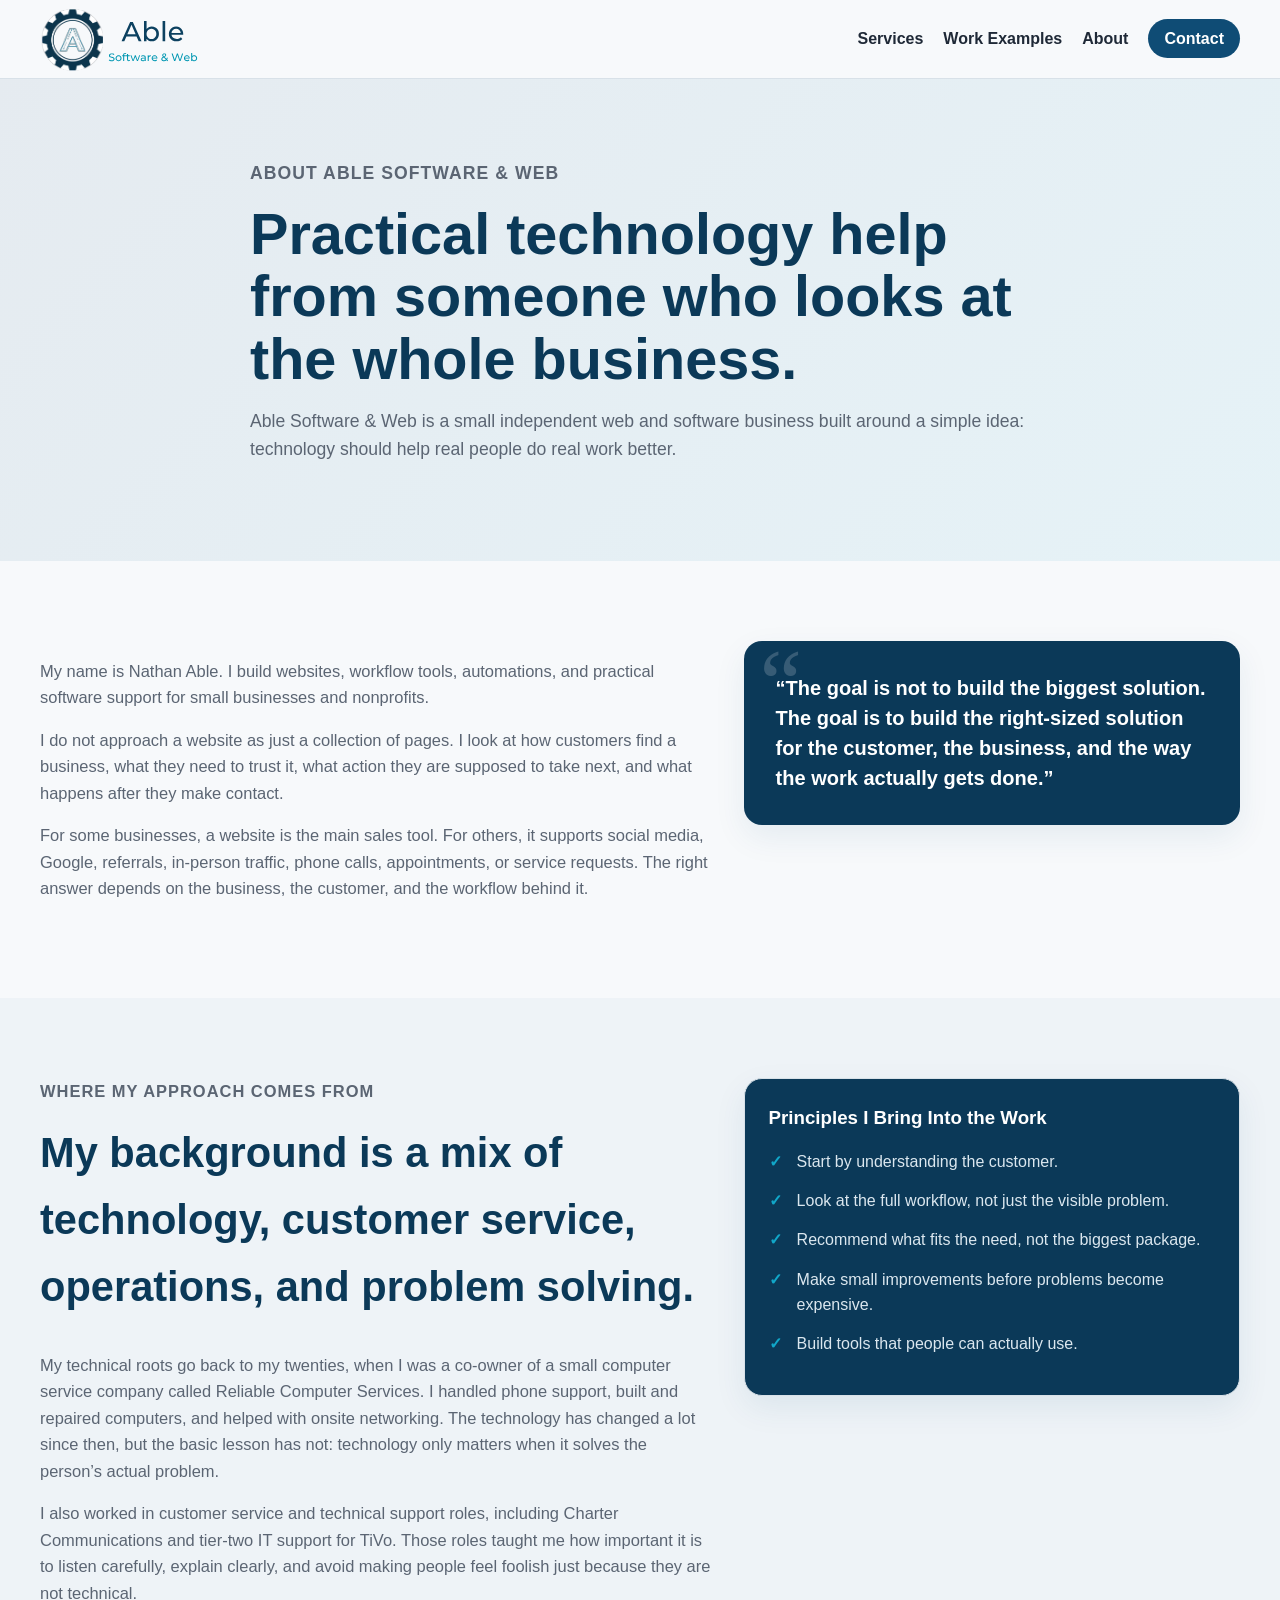
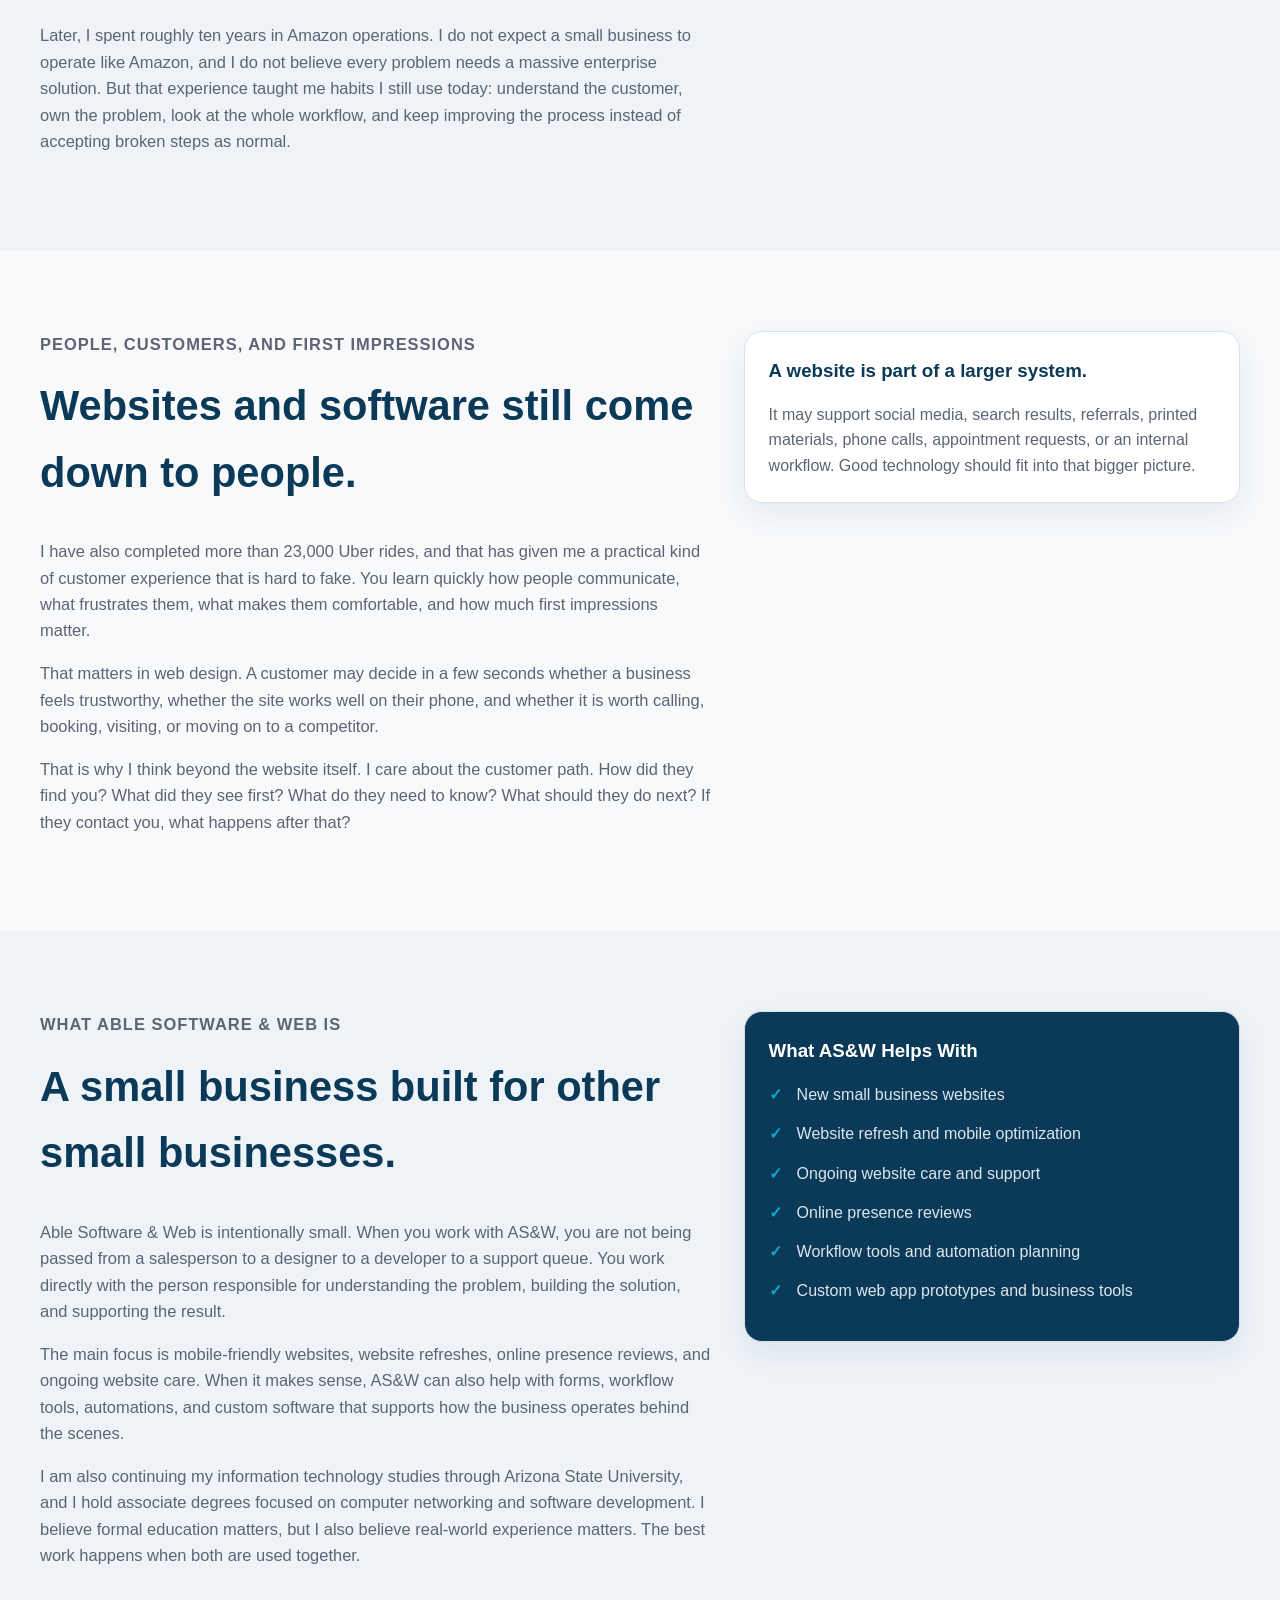
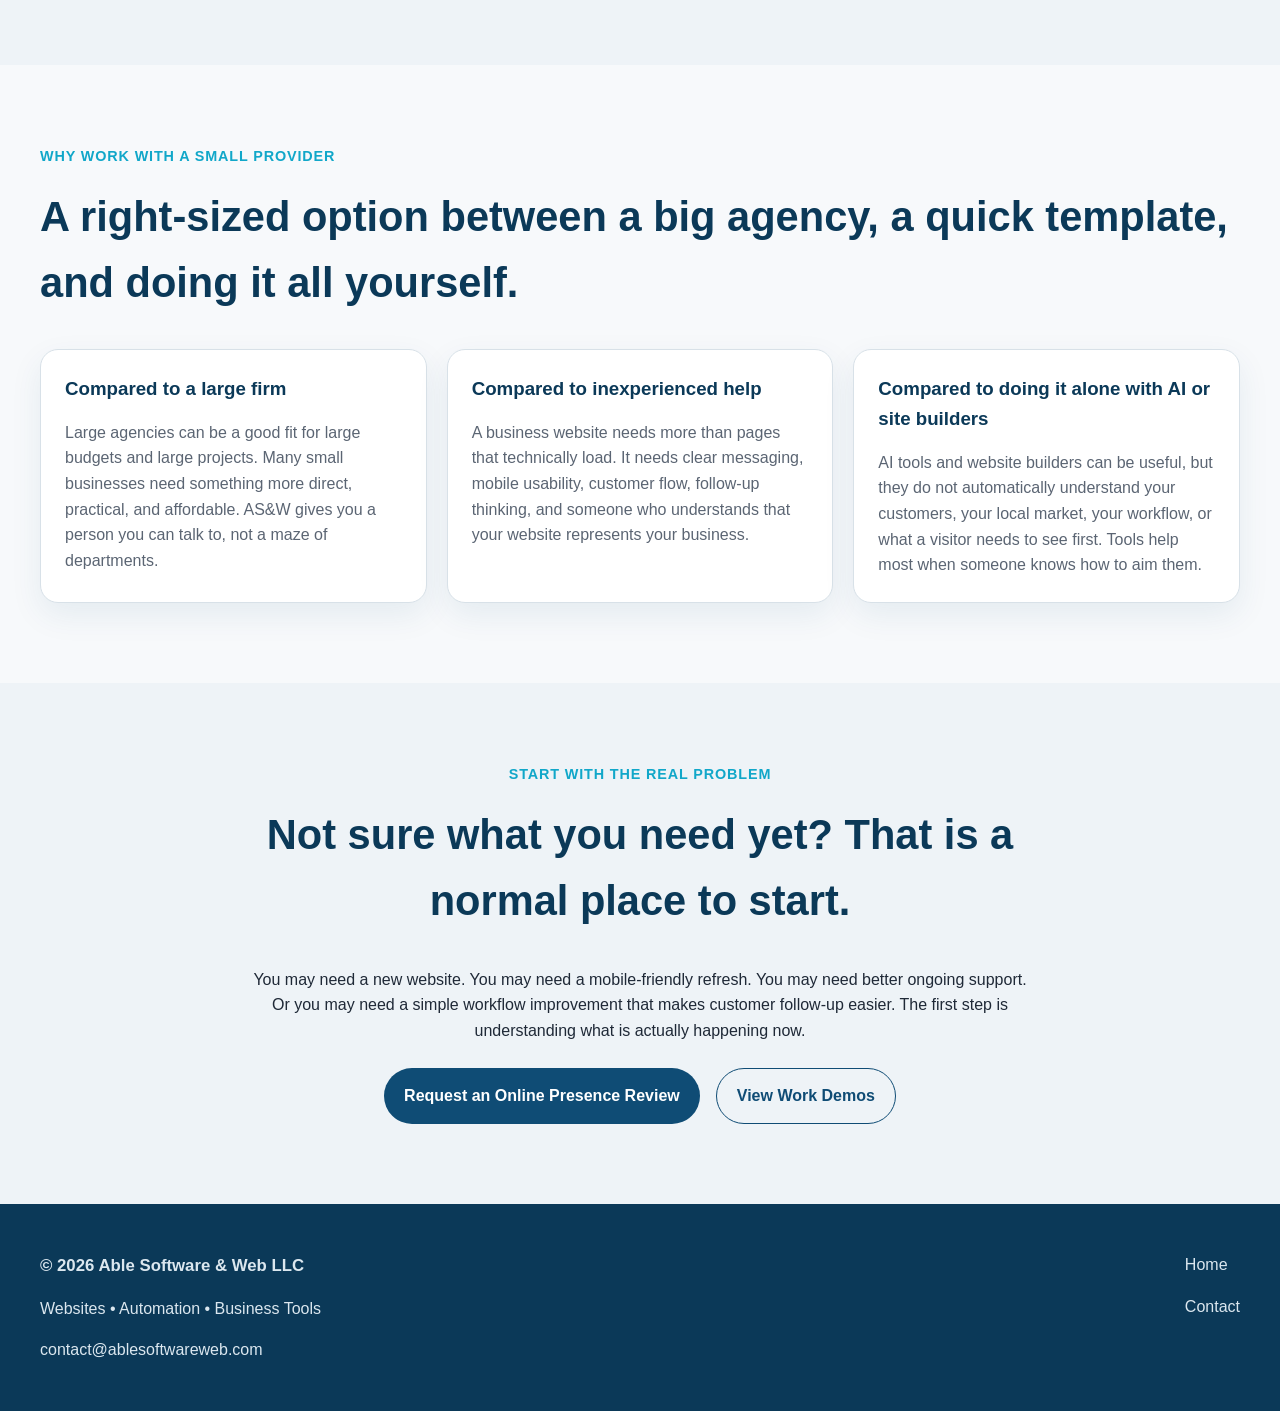
<file: about.html>
<!DOCTYPE html>
<html lang="en">
<head>
  <meta charset="UTF-8" />
  <meta name="viewport" content="width=device-width, initial-scale=1.0" />
  <title>About | Able Software & Web</title>
  <meta
    name="description"
    content="Learn more about Able Software & Web and its focus on workflow improvements, automation, and practical business solutions."
  />
  <link rel="icon" type="image/svg+xml" href="images/logo-icon.svg" />
  <link rel="stylesheet" href="css/styles.css" />
  <!-- Google tag (gtag.js) -->
<script async src="https://www.googletagmanager.com/gtag/js?id=G-TM1E4BGZ6V"></script>
<script>
  window.dataLayer = window.dataLayer || [];
  function gtag(){dataLayer.push(arguments);}
  gtag('js', new Date());

  gtag('config', 'G-TM1E4BGZ6V');
</script>
</head>
<body>
  <header class="site-header">
    <div class="container nav-wrap">
      <a href="index.html" class="logo-link" aria-label="Able Software & Web home">
        <img src="images/logo-horizontal.svg" alt="Able Software & Web logo" class="logo" />
      </a>

      <button class="menu-toggle" aria-label="Toggle navigation" aria-expanded="false">
        ☰
      </button>

      <nav class="site-nav">
        <ul>
          <li><a href="index.html#services">Services</a></li>
          <li><a href="index.html#work">Work Examples</a></li>
          <li><a href="about.html">About</a></li>
          <li><a href="contact.php" class="nav-cta">Contact</a></li>
        </ul>
      </nav>
    </div>
  </header>

<main class="inner-page">
  <section class="inner-hero about-hero">
    <div class="container narrow">
      <p class="eyebrow">About Able Software & Web</p>
      <h1>Practical technology help from someone who looks at the whole business.</h1>
      <p>
        Able Software & Web is a small independent web and software business built around a simple idea:
        technology should help real people do real work better.
      </p>
    </div>
  </section>

  <section class="section">
    <div class="container about-grid">
      <div class="about-main">
        <p>
          My name is Nathan Able. I build websites, workflow tools, automations, and practical software
          support for small businesses and nonprofits.
        </p>

        <p>
          I do not approach a website as just a collection of pages. I look at how customers find a business,
          what they need to trust it, what action they are supposed to take next, and what happens after they
          make contact.
        </p>

        <p>
          For some businesses, a website is the main sales tool. For others, it supports social media, Google,
          referrals, in-person traffic, phone calls, appointments, or service requests. The right answer depends
          on the business, the customer, and the workflow behind it.
        </p>
      </div>

      <aside class="quote-card">
        <p>
          “The goal is not to build the biggest solution. The goal is to build the right-sized solution for the
          customer, the business, and the way the work actually gets done.”
        </p>
      </aside>
    </div>
  </section>

  <section class="section alt-bg">
    <div class="container about-split">
      <div>
        <p class="eyebrow">Where My Approach Comes From</p>
        <h2>My background is a mix of technology, customer service, operations, and problem solving.</h2>

        <p>
          My technical roots go back to my twenties, when I was a co-owner of a small computer service company
          called Reliable Computer Services. I handled phone support, built and repaired computers, and helped
          with onsite networking. The technology has changed a lot since then, but the basic lesson has not:
          technology only matters when it solves the person’s actual problem.
        </p>

        <p>
          I also worked in customer service and technical support roles, including Charter Communications and
          tier-two IT support for TiVo. Those roles taught me how important it is to listen carefully, explain
          clearly, and avoid making people feel foolish just because they are not technical.
        </p>

        <p>
          Later, I spent roughly ten years in Amazon operations. I do not expect a small business to operate like
          Amazon, and I do not believe every problem needs a massive enterprise solution. But that experience
          taught me habits I still use today: understand the customer, own the problem, look at the whole workflow,
          and keep improving the process instead of accepting broken steps as normal.
        </p>
      </div>

      <div class="about-highlight-card">
        <h3>Principles I Bring Into the Work</h3>
        <ul class="check-list light-check-list">
          <li>Start by understanding the customer.</li>
          <li>Look at the full workflow, not just the visible problem.</li>
          <li>Recommend what fits the need, not the biggest package.</li>
          <li>Make small improvements before problems become expensive.</li>
          <li>Build tools that people can actually use.</li>
        </ul>
      </div>
    </div>
  </section>

  <section class="section">
    <div class="container about-grid">
      <div class="about-main">
        <p class="eyebrow">People, Customers, and First Impressions</p>
        <h2>Websites and software still come down to people.</h2>

        <p>
          I have also completed more than 23,000 Uber rides, and that has given me a practical kind of customer
          experience that is hard to fake. You learn quickly how people communicate, what frustrates them, what
          makes them comfortable, and how much first impressions matter.
        </p>

        <p>
          That matters in web design. A customer may decide in a few seconds whether a business feels trustworthy,
          whether the site works well on their phone, and whether it is worth calling, booking, visiting, or
          moving on to a competitor.
        </p>

        <p>
          That is why I think beyond the website itself. I care about the customer path. How did they find you?
          What did they see first? What do they need to know? What should they do next? If they contact you, what
          happens after that?
        </p>
      </div>

      <aside class="about-side-card">
        <h3>A website is part of a larger system.</h3>
        <p>
          It may support social media, search results, referrals, printed materials, phone calls, appointment
          requests, or an internal workflow. Good technology should fit into that bigger picture.
        </p>
      </aside>
    </div>
  </section>

  <section class="section alt-bg">
    <div class="container about-split">
      <div>
        <p class="eyebrow">What Able Software & Web Is</p>
        <h2>A small business built for other small businesses.</h2>

        <p>
          Able Software & Web is intentionally small. When you work with AS&W, you are not being passed from a
          salesperson to a designer to a developer to a support queue. You work directly with the person responsible
          for understanding the problem, building the solution, and supporting the result.
        </p>

        <p>
          The main focus is mobile-friendly websites, website refreshes, online presence reviews, and ongoing website
          care. When it makes sense, AS&W can also help with forms, workflow tools, automations, and custom software
          that supports how the business operates behind the scenes.
        </p>

        <p>
          I am also continuing my information technology studies through Arizona State University, and I hold associate
          degrees focused on computer networking and software development. I believe formal education matters, but I
          also believe real-world experience matters. The best work happens when both are used together.
        </p>
      </div>

      <div class="about-highlight-card">
        <h3>What AS&W Helps With</h3>
        <ul class="check-list light-check-list">
          <li>New small business websites</li>
          <li>Website refresh and mobile optimization</li>
          <li>Ongoing website care and support</li>
          <li>Online presence reviews</li>
          <li>Workflow tools and automation planning</li>
          <li>Custom web app prototypes and business tools</li>
        </ul>
      </div>
    </div>
  </section>

  <section class="section">
    <div class="container">
      <p class="eyebrow">Why Work With a Small Provider</p>
      <h2>A right-sized option between a big agency, a quick template, and doing it all yourself.</h2>

      <div class="about-card-grid">
        <article class="about-card">
          <h3>Compared to a large firm</h3>
          <p>
            Large agencies can be a good fit for large budgets and large projects. Many small businesses need something
            more direct, practical, and affordable. AS&W gives you a person you can talk to, not a maze of departments.
          </p>
        </article>

        <article class="about-card">
          <h3>Compared to inexperienced help</h3>
          <p>
            A business website needs more than pages that technically load. It needs clear messaging, mobile usability,
            customer flow, follow-up thinking, and someone who understands that your website represents your business.
          </p>
        </article>

        <article class="about-card">
          <h3>Compared to doing it alone with AI or site builders</h3>
          <p>
            AI tools and website builders can be useful, but they do not automatically understand your customers, your
            local market, your workflow, or what a visitor needs to see first. Tools help most when someone knows how
            to aim them.
          </p>
        </article>
      </div>
    </div>
  </section>

  <section class="section cta-section alt-bg">
    <div class="container narrow">
      <p class="eyebrow">Start With the Real Problem</p>
      <h2>Not sure what you need yet? That is a normal place to start.</h2>
      <p>
        You may need a new website. You may need a mobile-friendly refresh. You may need better ongoing support.
        Or you may need a simple workflow improvement that makes customer follow-up easier. The first step is
        understanding what is actually happening now.
      </p>

      <div class="hero-actions cta-actions">
        <a href="contact.php" class="btn btn-primary">Request an Online Presence Review</a>
        <a href="demos.html" class="btn btn-secondary">View Work Demos</a>
      </div>
    </div>
  </section>
</main>

<footer class="site-footer">
  <div class="container footer-wrap">
    
    <div>
      <p class="footer-brand">© <span id="year"></span> Able Software & Web LLC</p>
      <p>Websites • Automation • Business Tools</p>
      <p>
        <a href="mailto:contact@ablesoftwareweb.com">
          contact@ablesoftwareweb.com
        </a>
      </p>
    </div>

    <div>
      <p><a href="index.html">Home</a></p>
      <p><a href="contact.php">Contact</a></p>
    </div>

  </div>
</footer>

  <script src="js/main.js"></script>
</body>
</html>
</file>
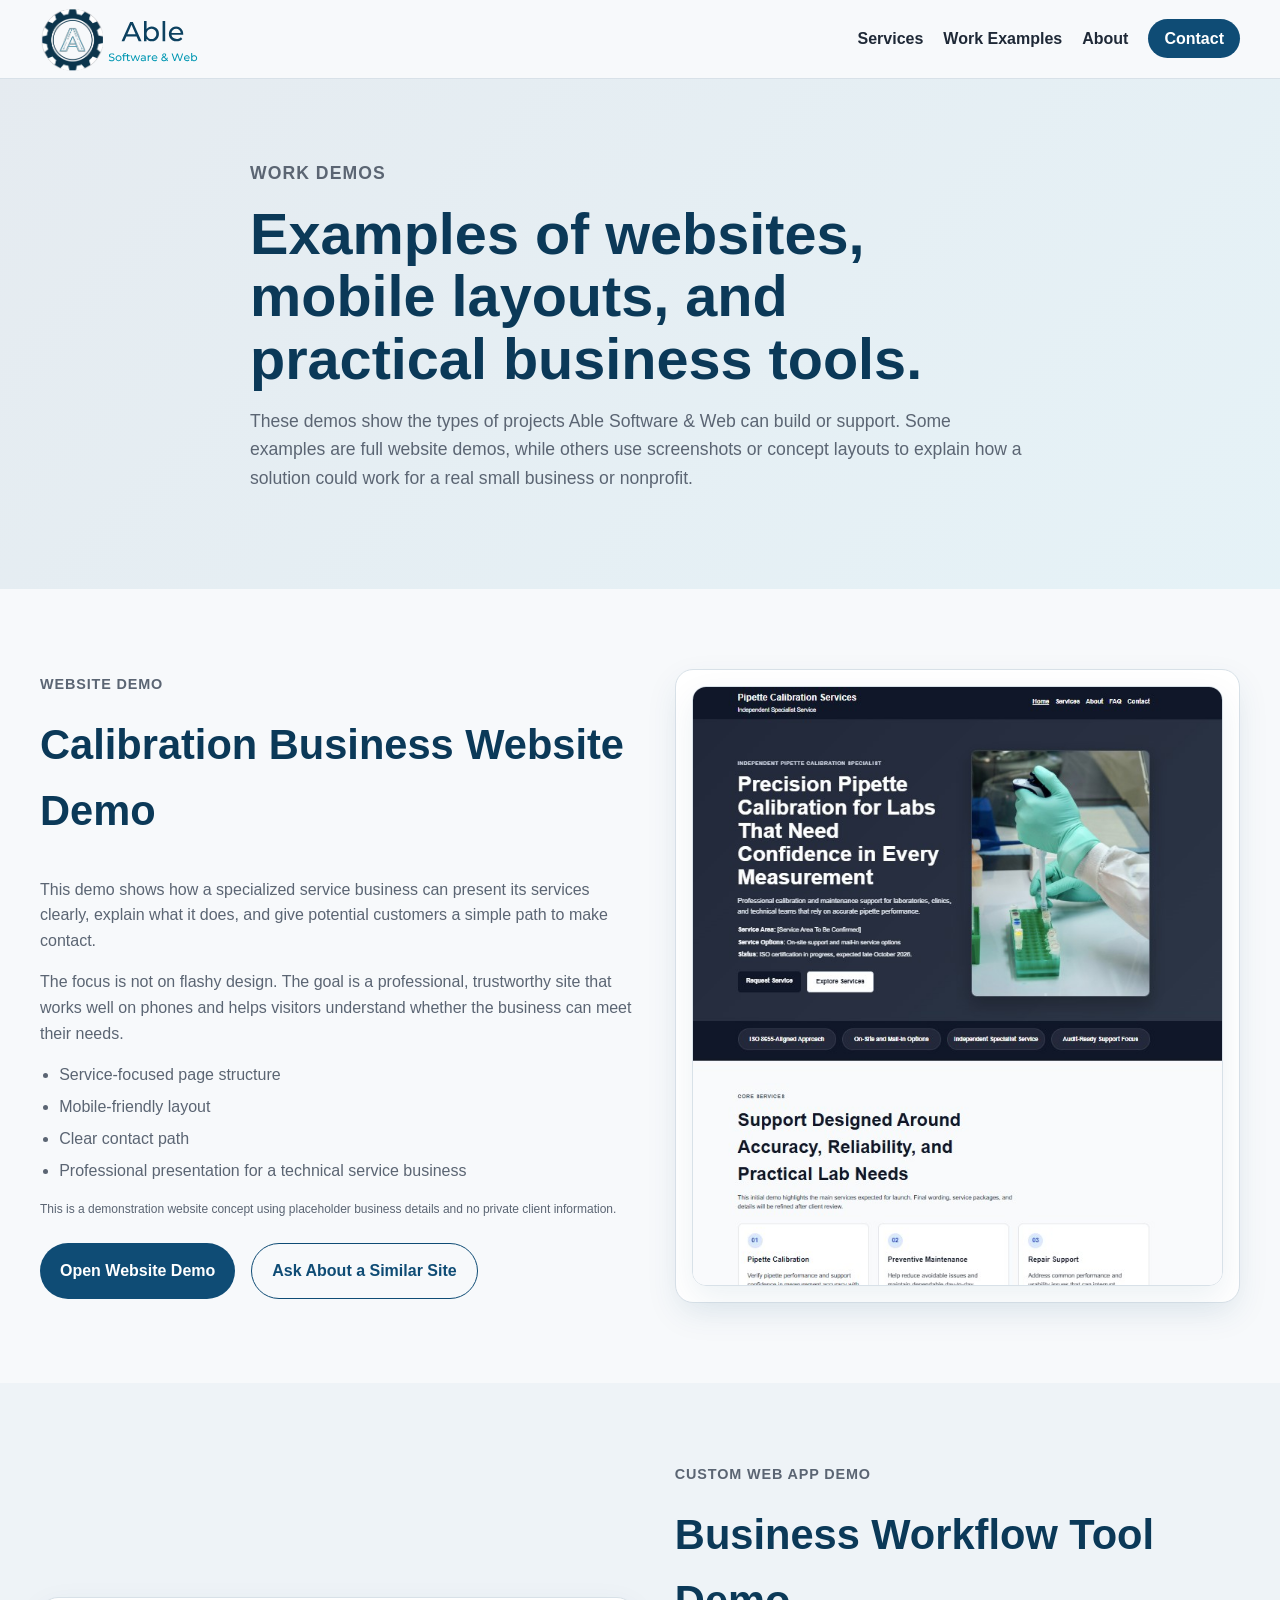
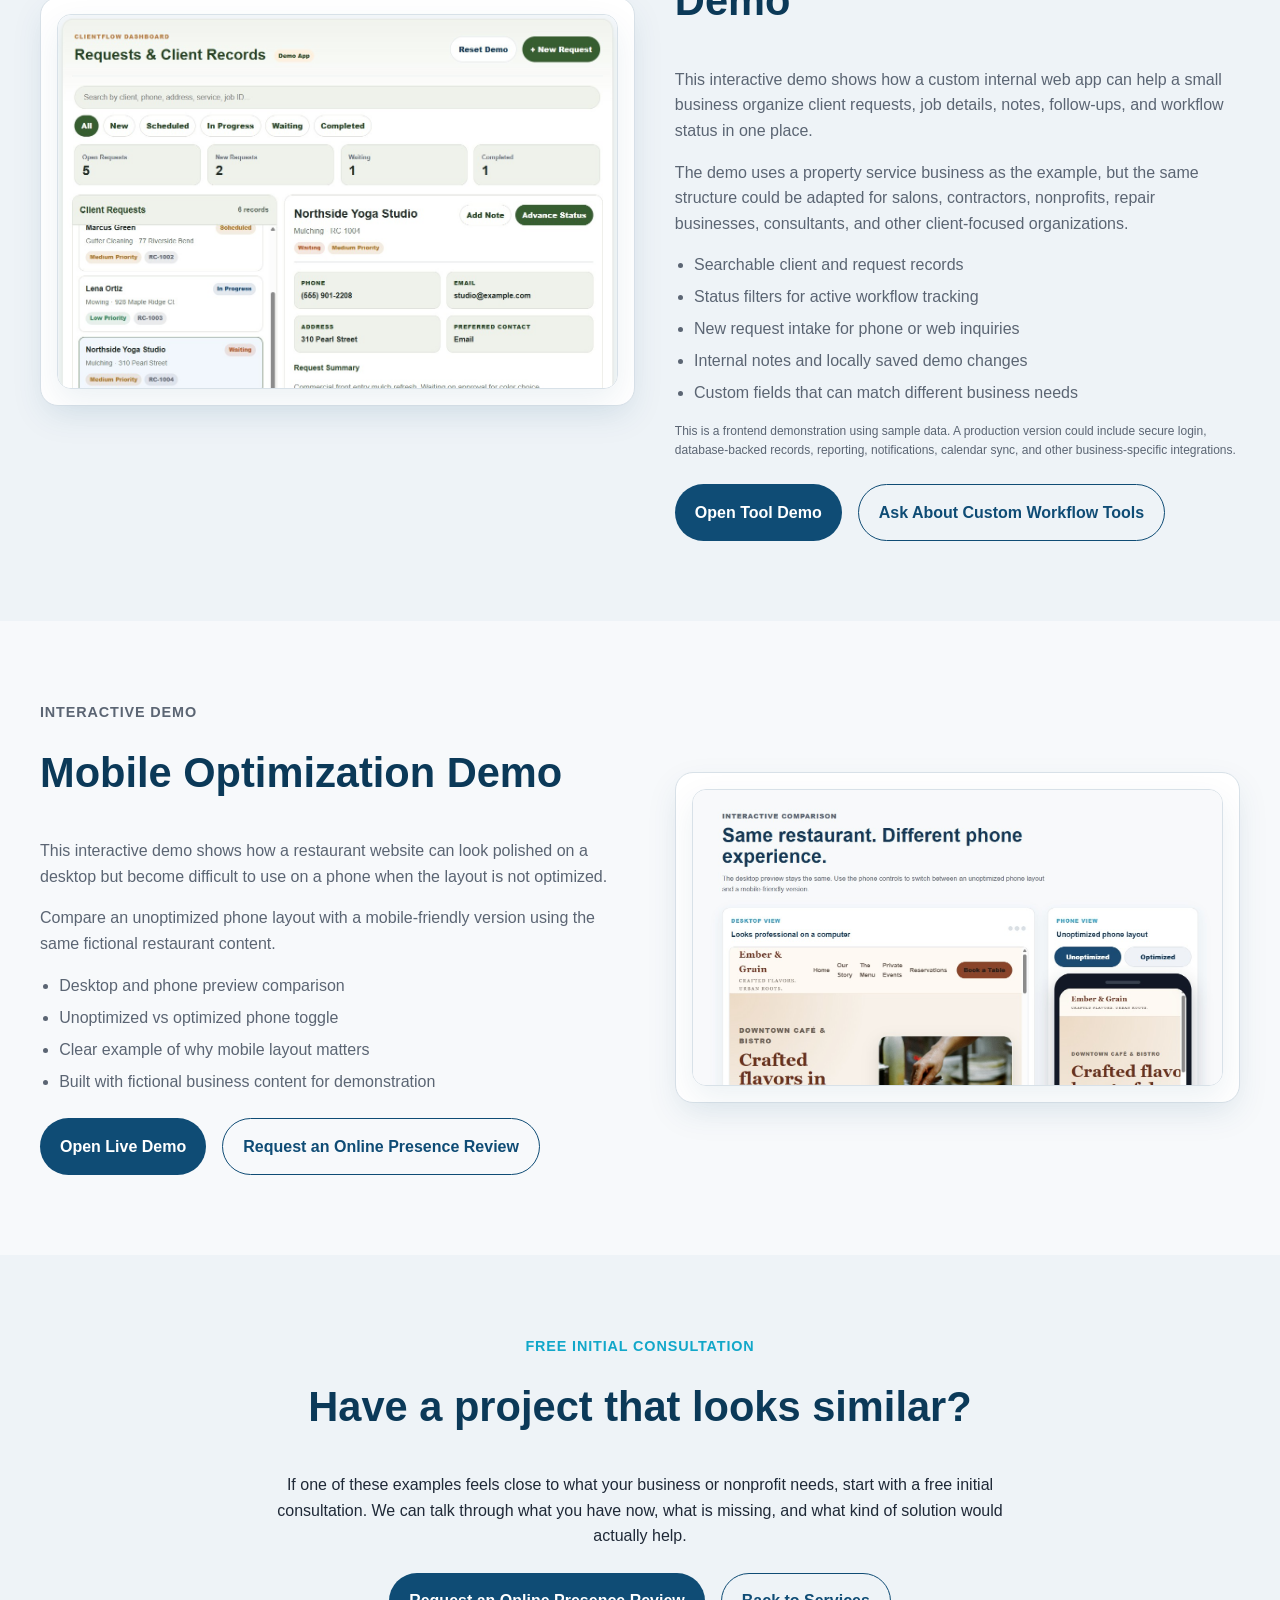
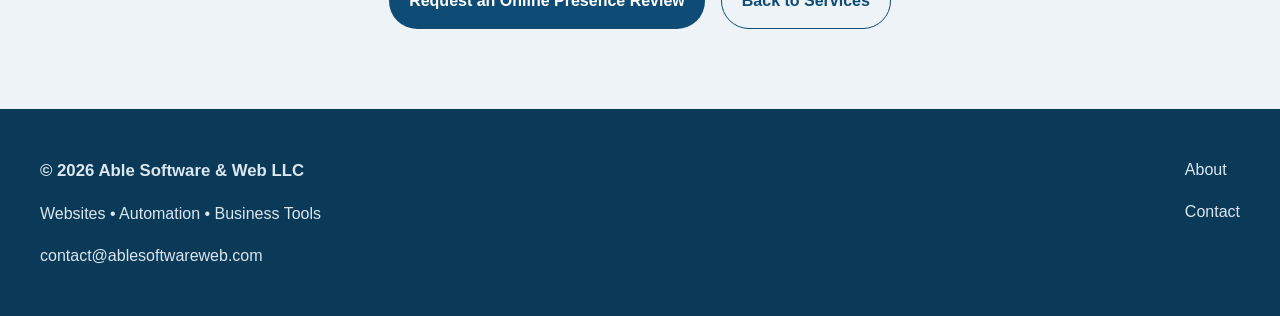
<file: demos.html>
<!DOCTYPE html>
<html lang="en">
<head>
  <meta charset="UTF-8" />
  <meta name="viewport" content="width=device-width, initial-scale=1.0" />

  <title>Work Demos | Able Software & Web</title>
  <meta
    name="description"
    content="View website, mobile optimization, and software workflow demos from Able Software & Web."
  />

  <meta property="og:title" content="Work Demos | Able Software & Web" />
  <meta
    property="og:description"
    content="Examples of mobile-friendly websites, business workflow tools, and practical software demos."
  />
  <meta property="og:type" content="website" />
  <meta property="og:url" content="https://ablesoftwareweb.com/demos.html" />
  <meta property="og:image" content="https://ablesoftwareweb.com/images/logo-horizontal.svg" />

  <link rel="canonical" href="https://ablesoftwareweb.com/demos.html" />
  <link rel="icon" href="images/favicon.ico" sizes="any" />
  <link rel="stylesheet" href="css/styles.css" />
  <!-- Google tag (gtag.js) -->
<script async src="https://www.googletagmanager.com/gtag/js?id=G-TM1E4BGZ6V"></script>
<script>
  window.dataLayer = window.dataLayer || [];
  function gtag(){dataLayer.push(arguments);}
  gtag('js', new Date());

  gtag('config', 'G-TM1E4BGZ6V');
</script>
</head>

<body>
  <header class="site-header">
    <div class="container nav-wrap">
      <a href="index.html" class="logo-link" aria-label="Able Software & Web home">
        <img src="images/logo-horizontal.svg" alt="Able Software & Web logo" class="logo" />
      </a>

      <button class="menu-toggle" aria-label="Toggle navigation" aria-expanded="false">
        ☰
      </button>

      <nav class="site-nav">
        <ul>
          <li><a href="index.html#services">Services</a></li>
          <li><a href="index.html#work">Work Examples</a></li>
          <li><a href="about.html">About</a></li>
          <li><a href="contact.php" class="nav-cta">Contact</a></li>
        </ul>
      </nav>
    </div>
  </header>

  <main>
    <section class="inner-hero demo-hero">
      <div class="container narrow">
        <p class="eyebrow">Work Demos</p>
        <h1>Examples of websites, mobile layouts, and practical business tools.</h1>
        <p>
          These demos show the types of projects Able Software & Web can build or support.
          Some examples are full website demos, while others use screenshots or concept layouts
          to explain how a solution could work for a real small business or nonprofit.
        </p>
      </div>
    </section>

    <section id="calibration-website" class="section demo-section">
      <div class="container demo-grid">
        <div class="demo-content">
          <p class="eyebrow">Website Demo</p>
          <h2>Calibration Business Website Demo</h2>

          <p>
            This demo shows how a specialized service business can present its services clearly,
            explain what it does, and give potential customers a simple path to make contact.
          </p>

          <p>
            The focus is not on flashy design. The goal is a professional, trustworthy site that
            works well on phones and helps visitors understand whether the business can meet their needs.
          </p>

          <ul class="card-list">
            <li>Service-focused page structure</li>
            <li>Mobile-friendly layout</li>
            <li>Clear contact path</li>
            <li>Professional presentation for a technical service business</li>
          </ul>
          <p class="demo-note">
            This is a demonstration website concept using placeholder business details and no private client information.
          </p>
          <div class="demo-actions">
            <a href="demos/calibration-site/" class="btn btn-primary">
            Open Website Demo
            </a>
            <a href="contact.php" class="btn btn-secondary">Ask About a Similar Site</a>
          </div>
        </div>

        <div class="demo-preview-panel">
          <img
            src="images/work/demo-website.jpg"
            alt="Screenshot of a calibration business website demo"
            class="demo-preview-image"
          />
        </div>
      </div>
    </section>

<section id="business-workflow" class="section alt-bg demo-section">
  <div class="container demo-grid demo-grid-reverse">
    <div class="demo-content">
      <p class="eyebrow">Custom Web App Demo</p>
      <h2>Business Workflow Tool Demo</h2>

      <p>
        This interactive demo shows how a custom internal web app can help a small
        business organize client requests, job details, notes, follow-ups, and
        workflow status in one place.
      </p>

      <p>
        The demo uses a property service business as the example, but the same
        structure could be adapted for salons, contractors, nonprofits, repair
        businesses, consultants, and other client-focused organizations.
      </p>

      <ul class="card-list">
        <li>Searchable client and request records</li>
        <li>Status filters for active workflow tracking</li>
        <li>New request intake for phone or web inquiries</li>
        <li>Internal notes and locally saved demo changes</li>
        <li>Custom fields that can match different business needs</li>
      </ul>

      <p class="demo-note">
        This is a frontend demonstration using sample data. A production version
        could include secure login, database-backed records, reporting,
        notifications, calendar sync, and other business-specific integrations.
      </p>

      <div class="demo-actions">
        <a href="demos/business-workflow/" class="btn btn-primary">
          Open Tool Demo
        </a>
        <a href="contact.php" class="btn btn-secondary">
          Ask About Custom Workflow Tools
        </a>
      </div>
    </div>

    <div class="demo-preview-panel">
      <img
        src="images/work/demo-clientflow.jpg"
        alt="Screenshot of the ClientFlow business workflow tool demo"
        class="demo-preview-image"
      />
    </div>
  </div>
</section>

<section id="mobile-optimization" class="section demo-section">
  <div class="container demo-grid">
    <div class="demo-content">
      <p class="eyebrow">Interactive Demo</p>
      <h2>Mobile Optimization Demo</h2>

      <p>
        This interactive demo shows how a restaurant website can look polished on a desktop
        but become difficult to use on a phone when the layout is not optimized.
      </p>

      <p>
        Compare an unoptimized phone layout with a mobile-friendly version using the same
        fictional restaurant content.
      </p>

      <ul class="card-list">
        <li>Desktop and phone preview comparison</li>
        <li>Unoptimized vs optimized phone toggle</li>
        <li>Clear example of why mobile layout matters</li>
        <li>Built with fictional business content for demonstration</li>
      </ul>

      <div class="demo-actions">
        <a href="demos/mobile-optimization/index.html" class="btn btn-primary">
          Open Live Demo
        </a>
        <a href="contact.php" class="btn btn-secondary">
          Request an Online Presence Review
        </a>
      </div>
    </div>

    <div class="demo-preview-panel">
      <img
        src="images/work/demo-optimize.jpg"
        alt="Screenshot of the mobile optimization demo showing desktop and phone previews"
        class="demo-preview-image"
      />
    </div>
  </div>
</section>

    <section class="section cta-section alt-bg">
      <div class="container narrow">
        <p class="eyebrow">Free Initial Consultation</p>
        <h2>Have a project that looks similar?</h2>
        <p>
          If one of these examples feels close to what your business or nonprofit needs,
          start with a free initial consultation. We can talk through what you have now,
          what is missing, and what kind of solution would actually help.
        </p>

        <div class="hero-actions cta-actions">
          <a href="contact.php" class="btn btn-primary">Request an Online Presence Review</a>
          <a href="index.html#services" class="btn btn-secondary">Back to Services</a>
        </div>
      </div>
    </section>
  </main>

  <footer class="site-footer">
    <div class="container footer-wrap">
      <div>
        <p class="footer-brand">© <span id="year"></span> Able Software & Web LLC</p>
        <p>Websites • Automation • Business Tools</p>
        <p>
          <a href="mailto:contact@ablesoftwareweb.com">
            contact@ablesoftwareweb.com
          </a>
        </p>
      </div>

      <div>
        <p><a href="about.html">About</a></p>
        <p><a href="contact.php">Contact</a></p>
      </div>
    </div>
  </footer>

  <script src="js/main.js"></script>
</body>
</html>
</file>
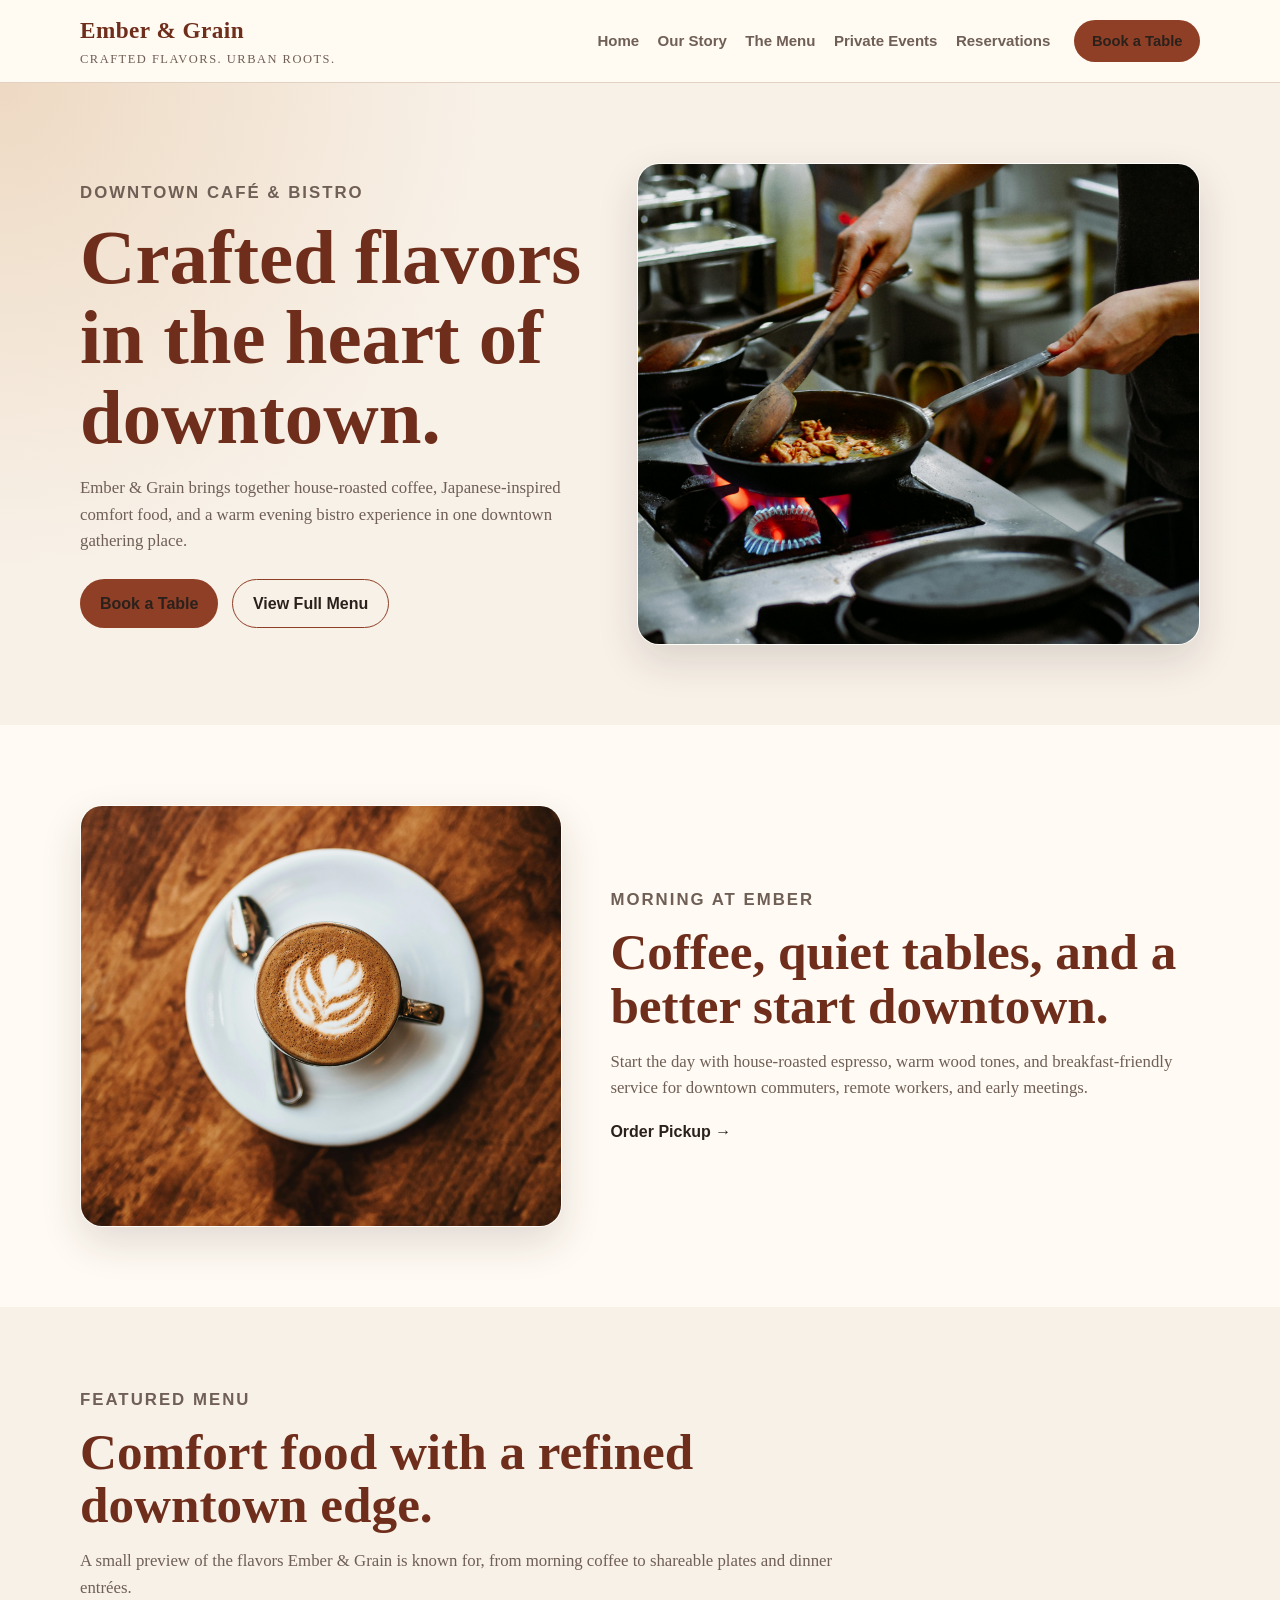
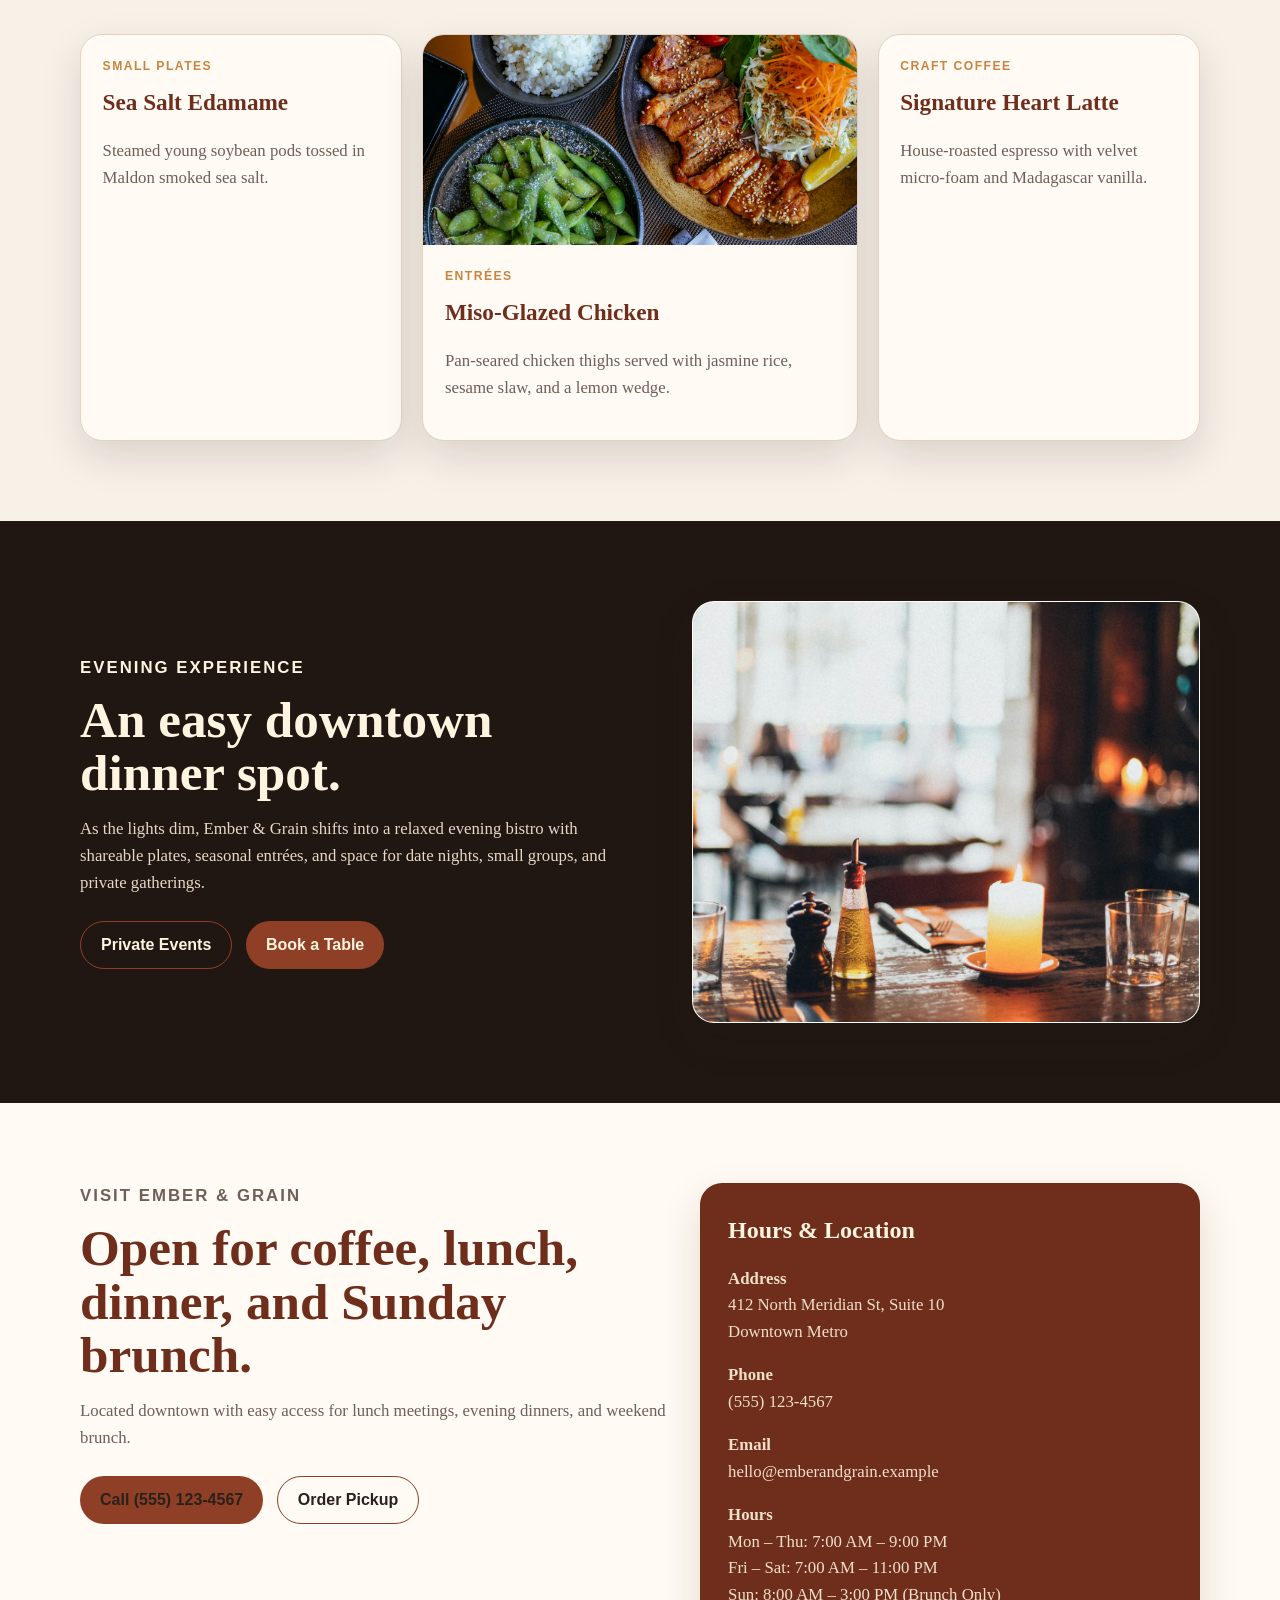
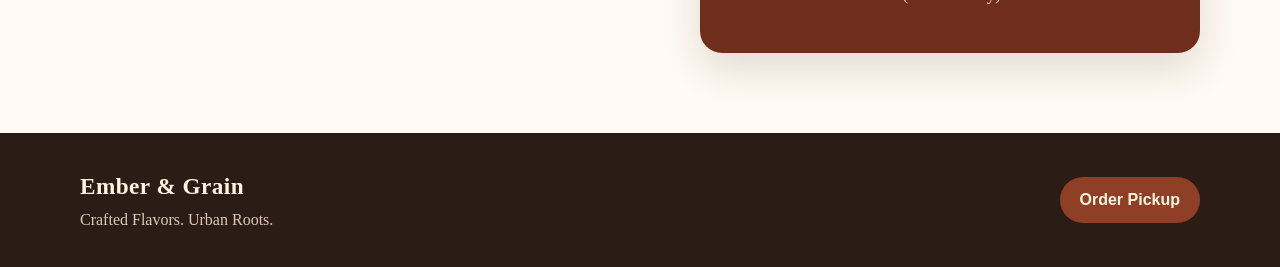
<file: demos/mobile-optimization/desktop-view.html>
<!DOCTYPE html>
<html lang="en">
<head>
  <meta charset="UTF-8" />
  <meta name="viewport" content="width=device-width, initial-scale=1.0" />

  <title>Ember & Grain | Desktop Demo</title>
  <meta
    name="description"
    content="Desktop demo page for the Ember & Grain mobile optimization example."
  />

  <link rel="stylesheet" href="mobile-demo.css" />
</head>

<body class="restaurant-page desktop-demo">
  <header class="restaurant-header">
    <div class="restaurant-container restaurant-nav">
      <a href="#home" class="restaurant-brand" aria-label="Ember & Grain home">
        <span class="brand-name">Ember & Grain</span>
        <span class="brand-tagline">Crafted Flavors. Urban Roots.</span>
      </a>

      <nav class="restaurant-links" aria-label="Restaurant navigation">
        <a href="#home">Home</a>
        <a href="#story">Our Story</a>
        <a href="#menu">The Menu</a>
        <a href="#events">Private Events</a>
        <a href="#reservations">Reservations</a>
      </nav>

      <a href="#reservations" class="restaurant-nav-button">Book a Table</a>
    </div>
  </header>

  <main id="home">
    <section class="restaurant-hero">
      <div class="restaurant-container restaurant-hero-grid">
        <div class="restaurant-hero-copy">
          <p class="restaurant-eyebrow">Downtown Café & Bistro</p>
          <h1>Crafted flavors in the heart of downtown.</h1>
          <p>
            Ember & Grain brings together house-roasted coffee, Japanese-inspired
            comfort food, and a warm evening bistro experience in one downtown
            gathering place.
          </p>

          <div class="restaurant-actions">
            <a href="#reservations" class="restaurant-button restaurant-button-primary">
              Book a Table
            </a>
            <a href="#menu" class="restaurant-button restaurant-button-secondary">
              View Full Menu
            </a>
          </div>
        </div>

        <div class="restaurant-hero-image">
          <img
            src="images/cooking.jpg"
            alt="Chef cooking in a restaurant kitchen"
          />
        </div>
      </div>
    </section>

    <section id="story" class="restaurant-section restaurant-feature-section">
      <div class="restaurant-container restaurant-split">
        <div class="restaurant-image-card">
          <img
            src="images/coffee-on-table.jpg"
            alt="Latte on a wooden table"
          />
        </div>

        <div>
          <p class="restaurant-eyebrow">Morning at Ember</p>
          <h2>Coffee, quiet tables, and a better start downtown.</h2>
          <p>
            Start the day with house-roasted espresso, warm wood tones, and
            breakfast-friendly service for downtown commuters, remote workers,
            and early meetings.
          </p>
          <a href="#pickup" class="restaurant-text-link">Order Pickup →</a>
        </div>
      </div>
    </section>

    <section id="menu" class="restaurant-section restaurant-menu-section">
      <div class="restaurant-container">
        <div class="restaurant-section-heading">
          <p class="restaurant-eyebrow">Featured Menu</p>
          <h2>Comfort food with a refined downtown edge.</h2>
          <p>
            A small preview of the flavors Ember & Grain is known for, from
            morning coffee to shareable plates and dinner entrées.
          </p>
        </div>

        <div class="restaurant-menu-grid">
          <article class="restaurant-menu-card">
            <p class="restaurant-category">Small Plates</p>
            <h3>Sea Salt Edamame</h3>
            <p>
              Steamed young soybean pods tossed in Maldon smoked sea salt.
            </p>
          </article>

          <article class="restaurant-menu-card restaurant-menu-card-featured">
            <img
              src="images/plated-food.jpg"
              alt="Miso glazed chicken with rice, slaw, and edamame"
            />
            <div>
              <p class="restaurant-category">Entrées</p>
              <h3>Miso-Glazed Chicken</h3>
              <p>
                Pan-seared chicken thighs served with jasmine rice, sesame slaw,
                and a lemon wedge.
              </p>
            </div>
          </article>

          <article class="restaurant-menu-card">
            <p class="restaurant-category">Craft Coffee</p>
            <h3>Signature Heart Latte</h3>
            <p>
              House-roasted espresso with velvet micro-foam and Madagascar vanilla.
            </p>
          </article>
        </div>
      </div>
    </section>

    <section id="events" class="restaurant-section restaurant-evening-section">
      <div class="restaurant-container restaurant-split restaurant-split-reverse">
        <div>
          <p class="restaurant-eyebrow">Evening Experience</p>
          <h2>An easy downtown dinner spot.</h2>
          <p>
            As the lights dim, Ember & Grain shifts into a relaxed evening bistro
            with shareable plates, seasonal entrées, and space for date nights,
            small groups, and private gatherings.
          </p>

          <div class="restaurant-actions">
            <a href="#events" class="restaurant-button restaurant-button-secondary">
              Private Events
            </a>
            <a href="#reservations" class="restaurant-button restaurant-button-primary">
              Book a Table
            </a>
          </div>
        </div>

        <div class="restaurant-image-card">
          <img
            src="images/empty-table.jpg"
            alt="Candlelit restaurant table"
          />
        </div>
      </div>
    </section>

    <section id="reservations" class="restaurant-section restaurant-visit-section">
      <div class="restaurant-container restaurant-visit-grid">
        <div>
          <p class="restaurant-eyebrow">Visit Ember & Grain</p>
          <h2>Open for coffee, lunch, dinner, and Sunday brunch.</h2>
          <p>
            Located downtown with easy access for lunch meetings, evening dinners,
            and weekend brunch.
          </p>

          <div class="restaurant-actions">
            <a href="tel:5551234567" class="restaurant-button restaurant-button-primary">
              Call (555) 123-4567
            </a>
            <a href="#pickup" class="restaurant-button restaurant-button-secondary">
              Order Pickup
            </a>
          </div>
        </div>

        <div class="restaurant-info-card">
          <h3>Hours & Location</h3>

          <p>
            <strong>Address</strong><br />
            412 North Meridian St, Suite 10<br />
            Downtown Metro
          </p>

          <p>
            <strong>Phone</strong><br />
            (555) 123-4567
          </p>

          <p>
            <strong>Email</strong><br />
            hello@emberandgrain.example
          </p>

          <p>
            <strong>Hours</strong><br />
            Mon – Thu: 7:00 AM – 9:00 PM<br />
            Fri – Sat: 7:00 AM – 11:00 PM<br />
            Sun: 8:00 AM – 3:00 PM (Brunch Only)
          </p>
        </div>
      </div>
    </section>
  </main>

  <footer id="pickup" class="restaurant-footer">
    <div class="restaurant-container restaurant-footer-grid">
      <div>
        <p class="brand-name">Ember & Grain</p>
        <p>Crafted Flavors. Urban Roots.</p>
      </div>

      <div>
        <a href="#pickup" class="restaurant-button restaurant-button-primary">
          Order Pickup
        </a>
      </div>
    </div>
  </footer>
</body>
</html>
</file>
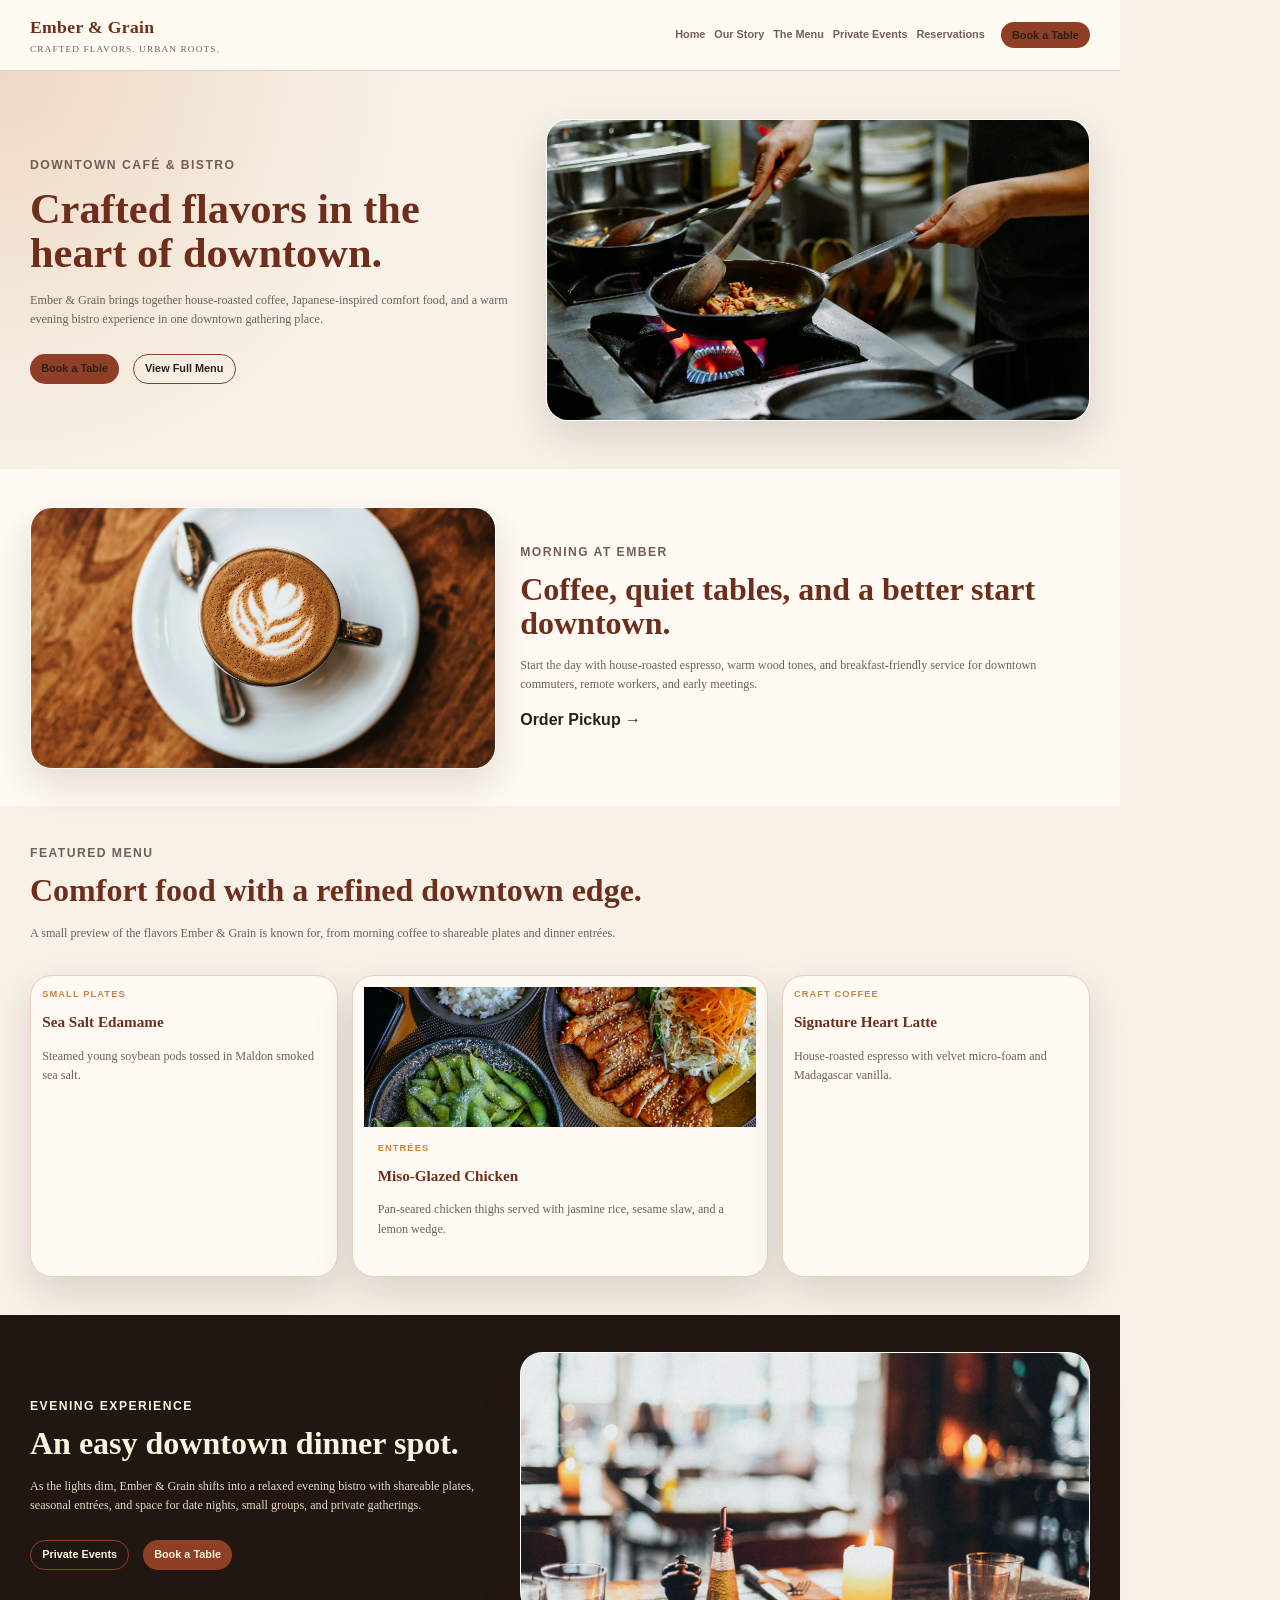
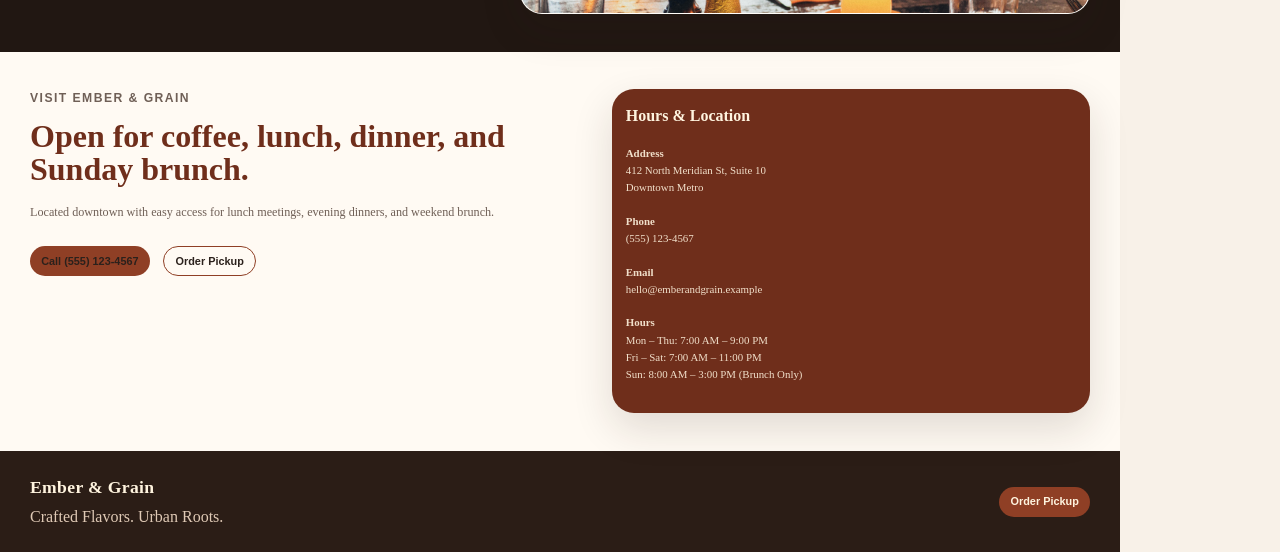
<file: demos/mobile-optimization/mobile-bad.html>
<!DOCTYPE html>
<html lang="en">
<head>
  <meta charset="UTF-8" />
  <meta name="viewport" content="width=980" />

  <title>Ember & Grain | Unoptimized Mobile Demo</title>
  <meta
    name="description"
    content="Unoptimized mobile demo page for the Ember & Grain mobile optimization example."
  />

  <link rel="stylesheet" href="mobile-demo.css" />
</head>

<body class="restaurant-page bad-mobile-demo">
  <div class="bad-mobile-site">
    <header class="restaurant-header">
      <div class="restaurant-container restaurant-nav">
        <a href="#home" class="restaurant-brand" aria-label="Ember & Grain home">
          <span class="brand-name">Ember & Grain</span>
          <span class="brand-tagline">Crafted Flavors. Urban Roots.</span>
        </a>

        <nav class="restaurant-links" aria-label="Restaurant navigation">
          <a href="#home">Home</a>
          <a href="#story">Our Story</a>
          <a href="#menu">The Menu</a>
          <a href="#events">Private Events</a>
          <a href="#reservations">Reservations</a>
        </nav>

        <a href="#reservations" class="restaurant-nav-button">Book a Table</a>
      </div>
    </header>

    <main id="home">
      <section class="restaurant-hero">
        <div class="restaurant-container restaurant-hero-grid">
          <div class="restaurant-hero-copy">
            <p class="restaurant-eyebrow">Downtown Café & Bistro</p>
            <h1>Crafted flavors in the heart of downtown.</h1>
            <p>
              Ember & Grain brings together house-roasted coffee, Japanese-inspired
              comfort food, and a warm evening bistro experience in one downtown
              gathering place.
            </p>

            <div class="restaurant-actions">
              <a href="#reservations" class="restaurant-button restaurant-button-primary">
                Book a Table
              </a>
              <a href="#menu" class="restaurant-button restaurant-button-secondary">
                View Full Menu
              </a>
            </div>
          </div>

          <div class="restaurant-hero-image">
            <img
              src="images/cooking.jpg"
              alt="Chef cooking in a restaurant kitchen"
            />
          </div>
        </div>
      </section>

      <section id="story" class="restaurant-section restaurant-feature-section">
        <div class="restaurant-container restaurant-split">
          <div class="restaurant-image-card">
            <img
              src="images/coffee-on-table.jpg"
              alt="Latte on a wooden table"
            />
          </div>

          <div>
            <p class="restaurant-eyebrow">Morning at Ember</p>
            <h2>Coffee, quiet tables, and a better start downtown.</h2>
            <p>
              Start the day with house-roasted espresso, warm wood tones, and
              breakfast-friendly service for downtown commuters, remote workers,
              and early meetings.
            </p>
            <a href="#pickup" class="restaurant-text-link">Order Pickup →</a>
          </div>
        </div>
      </section>

      <section id="menu" class="restaurant-section restaurant-menu-section">
        <div class="restaurant-container">
          <div class="restaurant-section-heading">
            <p class="restaurant-eyebrow">Featured Menu</p>
            <h2>Comfort food with a refined downtown edge.</h2>
            <p>
              A small preview of the flavors Ember & Grain is known for, from
              morning coffee to shareable plates and dinner entrées.
            </p>
          </div>

          <div class="restaurant-menu-grid">
            <article class="restaurant-menu-card">
              <p class="restaurant-category">Small Plates</p>
              <h3>Sea Salt Edamame</h3>
              <p>
                Steamed young soybean pods tossed in Maldon smoked sea salt.
              </p>
            </article>

            <article class="restaurant-menu-card restaurant-menu-card-featured">
              <img
                src="images/plated-food.jpg"
                alt="Miso glazed chicken with rice, slaw, and edamame"
              />
              <div>
                <p class="restaurant-category">Entrées</p>
                <h3>Miso-Glazed Chicken</h3>
                <p>
                  Pan-seared chicken thighs served with jasmine rice, sesame slaw,
                  and a lemon wedge.
                </p>
              </div>
            </article>

            <article class="restaurant-menu-card">
              <p class="restaurant-category">Craft Coffee</p>
              <h3>Signature Heart Latte</h3>
              <p>
                House-roasted espresso with velvet micro-foam and Madagascar vanilla.
              </p>
            </article>
          </div>
        </div>
      </section>

      <section id="events" class="restaurant-section restaurant-evening-section">
        <div class="restaurant-container restaurant-split restaurant-split-reverse">
          <div>
            <p class="restaurant-eyebrow">Evening Experience</p>
            <h2>An easy downtown dinner spot.</h2>
            <p>
              As the lights dim, Ember & Grain shifts into a relaxed evening bistro
              with shareable plates, seasonal entrées, and space for date nights,
              small groups, and private gatherings.
            </p>

            <div class="restaurant-actions">
              <a href="#events" class="restaurant-button restaurant-button-secondary">
                Private Events
              </a>
              <a href="#reservations" class="restaurant-button restaurant-button-primary">
                Book a Table
              </a>
            </div>
          </div>

          <div class="restaurant-image-card">
            <img
              src="images/empty-table.jpg"
              alt="Candlelit restaurant table"
            />
          </div>
        </div>
      </section>

      <section id="reservations" class="restaurant-section restaurant-visit-section">
        <div class="restaurant-container restaurant-visit-grid">
          <div>
            <p class="restaurant-eyebrow">Visit Ember & Grain</p>
            <h2>Open for coffee, lunch, dinner, and Sunday brunch.</h2>
            <p>
              Located downtown with easy access for lunch meetings, evening dinners,
              and weekend brunch.
            </p>

            <div class="restaurant-actions">
              <a href="tel:5551234567" class="restaurant-button restaurant-button-primary">
                Call (555) 123-4567
              </a>
              <a href="#pickup" class="restaurant-button restaurant-button-secondary">
                Order Pickup
              </a>
            </div>
          </div>

          <div class="restaurant-info-card">
            <h3>Hours & Location</h3>

            <p>
              <strong>Address</strong><br />
              412 North Meridian St, Suite 10<br />
              Downtown Metro
            </p>

            <p>
              <strong>Phone</strong><br />
              (555) 123-4567
            </p>

            <p>
              <strong>Email</strong><br />
              hello@emberandgrain.example
            </p>

            <p>
              <strong>Hours</strong><br />
              Mon – Thu: 7:00 AM – 9:00 PM<br />
              Fri – Sat: 7:00 AM – 11:00 PM<br />
              Sun: 8:00 AM – 3:00 PM (Brunch Only)
            </p>
          </div>
        </div>
      </section>
    </main>

    <footer id="pickup" class="restaurant-footer">
      <div class="restaurant-container restaurant-footer-grid">
        <div>
          <p class="brand-name">Ember & Grain</p>
          <p>Crafted Flavors. Urban Roots.</p>
        </div>

        <div>
          <a href="#pickup" class="restaurant-button restaurant-button-primary">
            Order Pickup
          </a>
        </div>
      </div>
    </footer>
  </div>
</body>
</html>
</file>
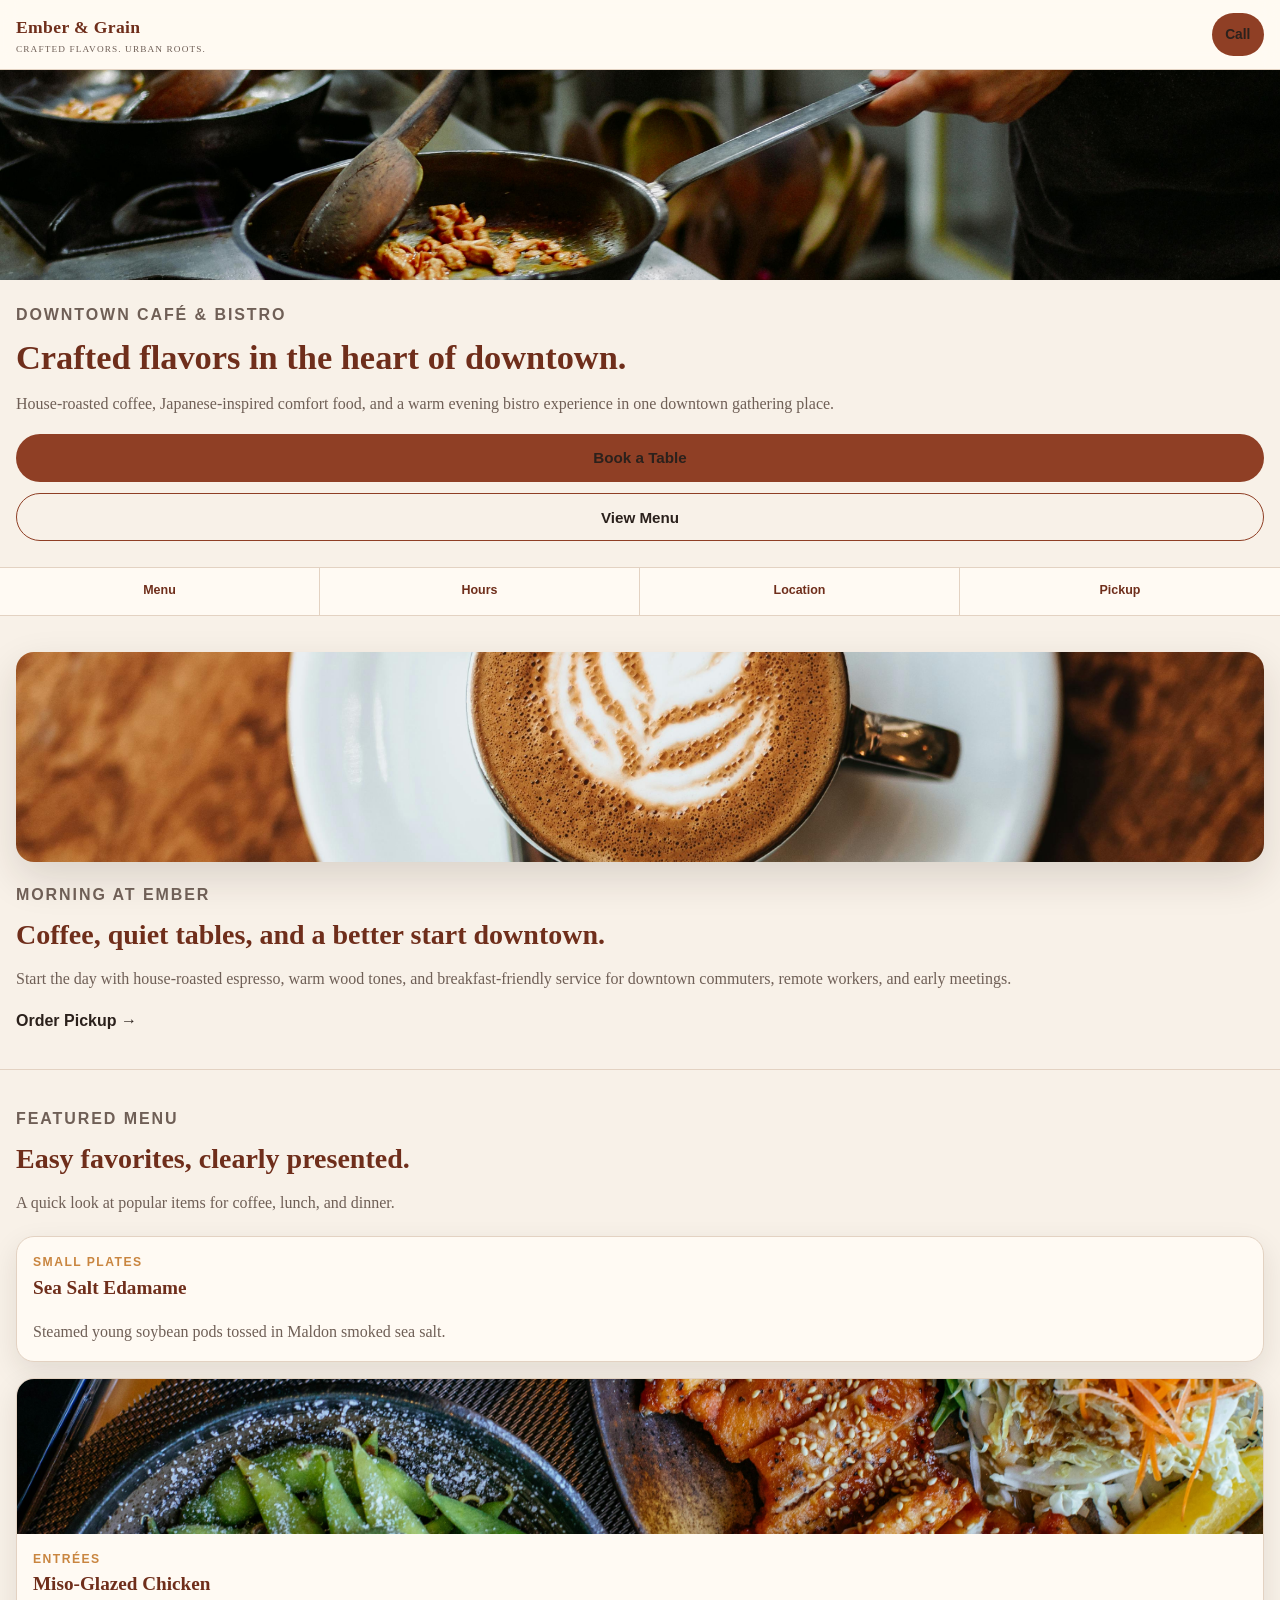
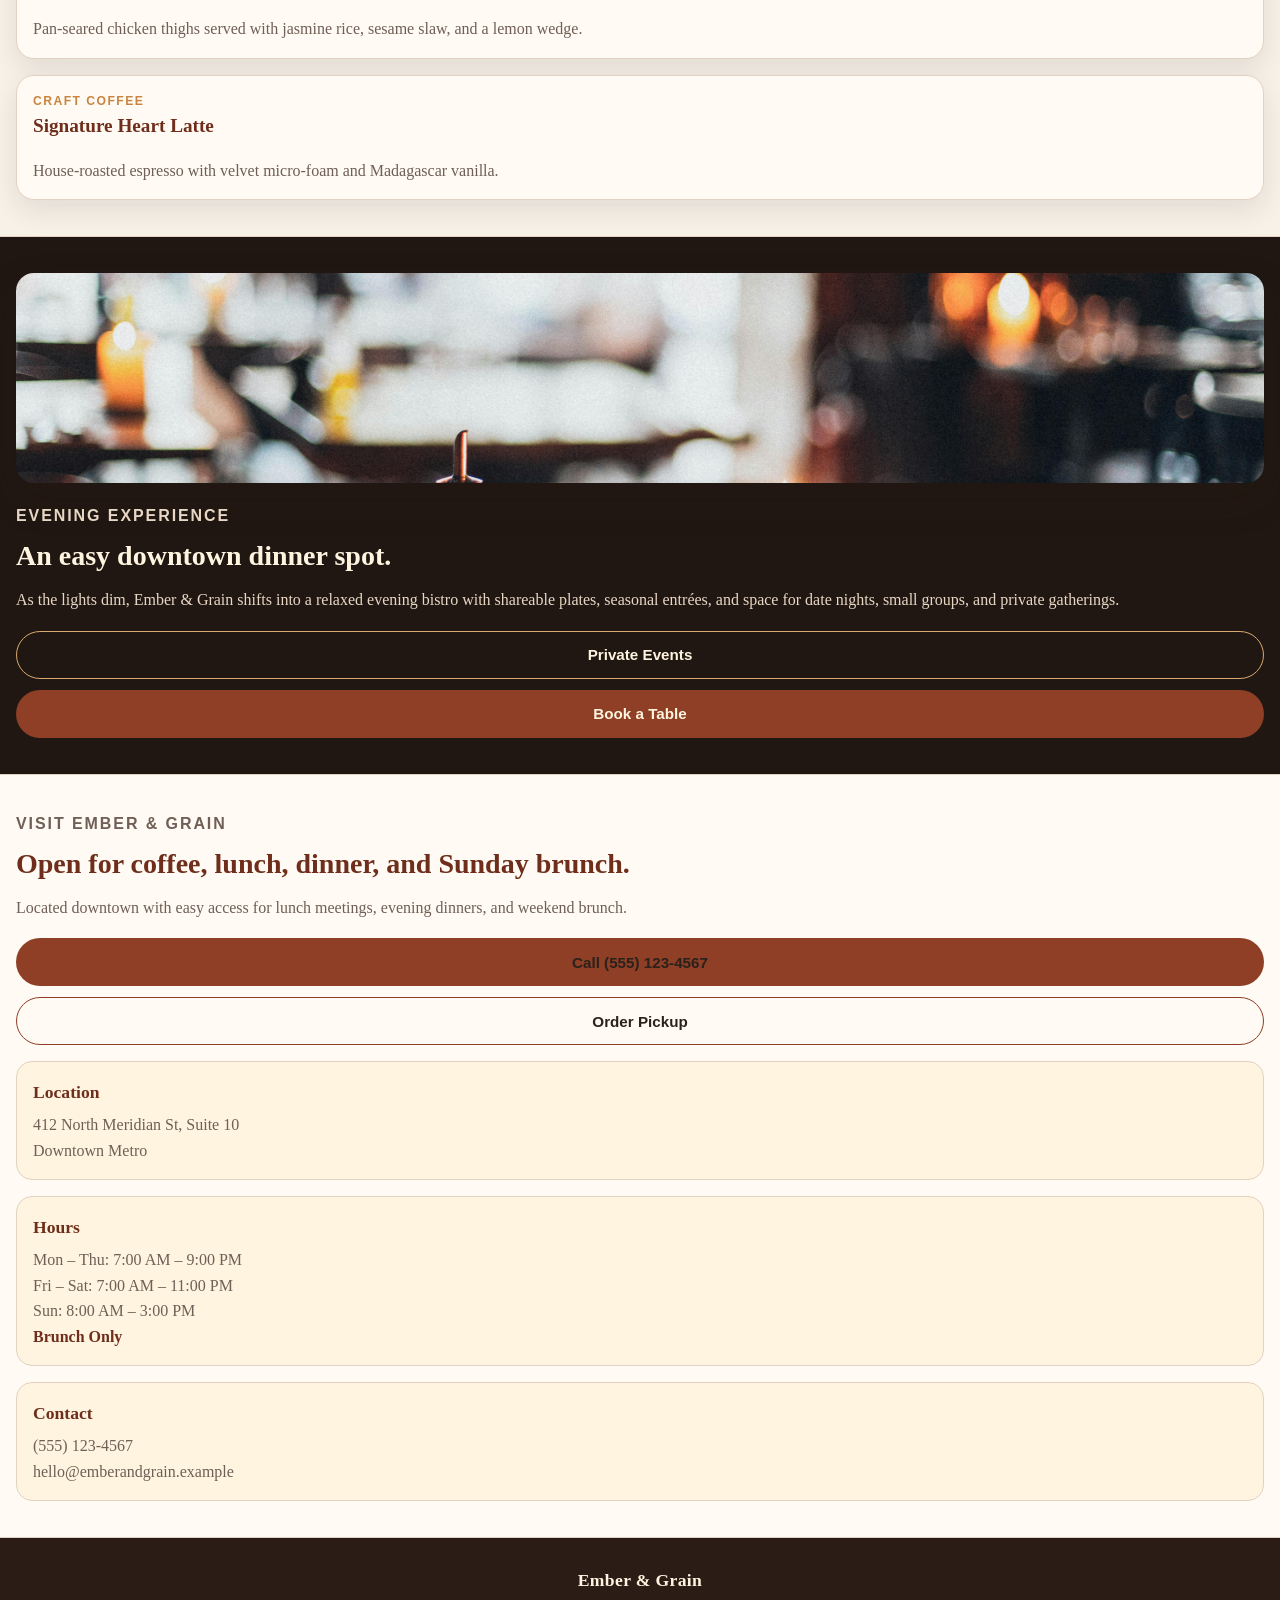
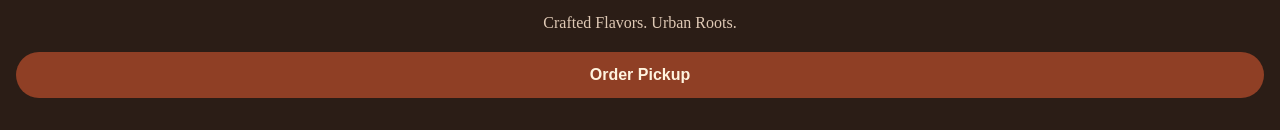
<file: demos/mobile-optimization/mobile-good.html>
<!DOCTYPE html>
<html lang="en">
<head>
  <meta charset="UTF-8" />
  <meta name="viewport" content="width=device-width, initial-scale=1.0" />

  <title>Ember & Grain | Optimized Mobile Demo</title>
  <meta
    name="description"
    content="Optimized mobile demo page for the Ember & Grain mobile optimization example."
  />

  <link rel="stylesheet" href="mobile-demo.css" />
</head>

<body class="restaurant-page good-mobile-demo">
  <header class="good-mobile-header">
    <div>
      <a href="#home" class="good-mobile-brand" aria-label="Ember & Grain home">
        <span class="brand-name">Ember & Grain</span>
        <span class="brand-tagline">Crafted Flavors. Urban Roots.</span>
      </a>
    </div>

    <a href="tel:5551234567" class="good-mobile-call-button">
      Call
    </a>
  </header>

  <main id="home">
    <section class="good-mobile-hero">
      <img
        src="images/cooking.jpg"
        alt="Chef cooking in a restaurant kitchen"
        class="good-mobile-hero-image"
      />

      <div class="good-mobile-hero-copy">
        <p class="restaurant-eyebrow">Downtown Café & Bistro</p>
        <h1>Crafted flavors in the heart of downtown.</h1>
        <p>
          House-roasted coffee, Japanese-inspired comfort food, and a warm evening
          bistro experience in one downtown gathering place.
        </p>

        <div class="good-mobile-actions">
          <a href="#reservations" class="restaurant-button restaurant-button-primary">
            Book a Table
          </a>
          <a href="#menu" class="restaurant-button restaurant-button-secondary">
            View Menu
          </a>
        </div>
      </div>
    </section>

    <nav class="good-mobile-quick-nav" aria-label="Quick navigation">
      <a href="#menu">Menu</a>
      <a href="#hours">Hours</a>
      <a href="#location">Location</a>
      <a href="#pickup">Pickup</a>
    </nav>

    <section id="story" class="good-mobile-section">
      <img
        src="images/coffee-on-table.jpg"
        alt="Latte on a wooden table"
        class="good-mobile-section-image"
      />

      <p class="restaurant-eyebrow">Morning at Ember</p>
      <h2>Coffee, quiet tables, and a better start downtown.</h2>
      <p>
        Start the day with house-roasted espresso, warm wood tones, and
        breakfast-friendly service for downtown commuters, remote workers, and
        early meetings.
      </p>

      <a href="#pickup" class="restaurant-text-link">Order Pickup →</a>
    </section>

    <section id="menu" class="good-mobile-section good-mobile-menu-section">
      <p class="restaurant-eyebrow">Featured Menu</p>
      <h2>Easy favorites, clearly presented.</h2>
      <p>
        A quick look at popular items for coffee, lunch, and dinner.
      </p>

      <div class="good-mobile-menu-list">
        <article class="good-mobile-menu-card">
          <p class="restaurant-category">Small Plates</p>
          <h3>Sea Salt Edamame</h3>
          <p>
            Steamed young soybean pods tossed in Maldon smoked sea salt.
          </p>
        </article>

        <article class="good-mobile-menu-card">
          <img
            src="images/plated-food.jpg"
            alt="Miso glazed chicken with rice, slaw, and edamame"
          />
          <div>
            <p class="restaurant-category">Entrées</p>
            <h3>Miso-Glazed Chicken</h3>
            <p>
              Pan-seared chicken thighs served with jasmine rice, sesame slaw,
              and a lemon wedge.
            </p>
          </div>
        </article>

        <article class="good-mobile-menu-card">
          <p class="restaurant-category">Craft Coffee</p>
          <h3>Signature Heart Latte</h3>
          <p>
            House-roasted espresso with velvet micro-foam and Madagascar vanilla.
          </p>
        </article>
      </div>
    </section>

    <section id="events" class="good-mobile-section good-mobile-dark-section">
      <img
        src="images/empty-table.jpg"
        alt="Candlelit restaurant table"
        class="good-mobile-section-image"
      />

      <p class="restaurant-eyebrow">Evening Experience</p>
      <h2>An easy downtown dinner spot.</h2>
      <p>
        As the lights dim, Ember & Grain shifts into a relaxed evening bistro
        with shareable plates, seasonal entrées, and space for date nights,
        small groups, and private gatherings.
      </p>

      <div class="good-mobile-actions">
        <a href="#events" class="restaurant-button restaurant-button-secondary">
          Private Events
        </a>
        <a href="#reservations" class="restaurant-button restaurant-button-primary">
          Book a Table
        </a>
      </div>
    </section>

    <section id="reservations" class="good-mobile-section good-mobile-visit-section">
      <p class="restaurant-eyebrow">Visit Ember & Grain</p>
      <h2>Open for coffee, lunch, dinner, and Sunday brunch.</h2>
      <p>
        Located downtown with easy access for lunch meetings, evening dinners,
        and weekend brunch.
      </p>

      <div class="good-mobile-actions">
        <a href="tel:5551234567" class="restaurant-button restaurant-button-primary">
          Call (555) 123-4567
        </a>
        <a href="#pickup" class="restaurant-button restaurant-button-secondary">
          Order Pickup
        </a>
      </div>

      <div id="location" class="good-mobile-info-card">
        <h3>Location</h3>
        <p>
          412 North Meridian St, Suite 10<br />
          Downtown Metro
        </p>
      </div>

      <div id="hours" class="good-mobile-info-card">
        <h3>Hours</h3>
        <p>
          Mon – Thu: 7:00 AM – 9:00 PM<br />
          Fri – Sat: 7:00 AM – 11:00 PM<br />
          Sun: 8:00 AM – 3:00 PM<br />
          <span>Brunch Only</span>
        </p>
      </div>

      <div class="good-mobile-info-card">
        <h3>Contact</h3>
        <p>
          (555) 123-4567<br />
          hello@emberandgrain.example
        </p>
      </div>
    </section>
  </main>

  <footer id="pickup" class="good-mobile-footer">
    <p class="brand-name">Ember & Grain</p>
    <p>Crafted Flavors. Urban Roots.</p>

    <a href="#pickup" class="restaurant-button restaurant-button-primary">
      Order Pickup
    </a>
  </footer>
</body>
</html>
</file>
<file: css/styles.css>
:root {
  --color-primary: #0f4c75;
  --color-primary-dark: #0b3958;
  --color-accent: #11a7c9;
  --color-bg: #f7f9fb;
  --color-surface: #ffffff;
  --color-surface-alt: #eef3f7;
  --color-text: #1f2937;
  --color-text-muted: #5b6573;
  --color-border: #d8e1e8;

  --max-width: 1200px;
  --radius: 18px;
  --shadow: 0 12px 32px rgba(15, 76, 117, 0.08);
}

*,
*::before,
*::after {
  box-sizing: border-box;
}

html {
  scroll-behavior: smooth;
}

body {
  margin: 0;
  font-family: Arial, Helvetica, sans-serif;
  color: var(--color-text);
  background: var(--color-bg);
  line-height: 1.6;
}

img {
  max-width: 100%;
  display: block;
}

a {
  color: var(--color-primary);
  text-decoration: none;
}

a:hover {
  text-decoration: underline;
}

.container {
  width: min(100% - 2rem, var(--max-width));
  margin: 0 auto;
}

.narrow {
  max-width: 780px;
}

.section {
  padding: 5rem 0;
}

.alt-bg {
  background: var(--color-surface-alt);
}

.site-header {
  background: rgba(247, 249, 251, 0.95);
  border-bottom: 1px solid var(--color-border);
  position: sticky;
  top: 0;
  z-index: 1000;
  backdrop-filter: blur(10px);
}

.nav-wrap {
  display: flex;
  align-items: center;
  justify-content: space-between;
  min-height: 78px;
  gap: 1rem;
}

.logo-link {
  display: flex;
  align-items: center;
}

.logo {
  height: 75px;
  transition: transform 0.6s ease;
}



.site-nav ul {
  display: flex;
  align-items: center;
  gap: 1.25rem;
  list-style: none;
  margin: 0;
  padding: 0;
}

.site-nav a {
  font-weight: 600;
  color: var(--color-text);
}

.site-nav a:hover,
.site-nav a:focus {
  color: var(--color-primary);
  text-decoration: none;
}

.nav-cta {
  padding: 0.7rem 1rem;
  border-radius: 999px;
  background: var(--color-primary);
  color: white !important;
}

.nav-cta:hover,
.nav-cta:focus {
  background: var(--color-primary-dark);
}

.menu-toggle {
  display: none;
  background: transparent;
  border: 0;
  font-size: 1.5rem;
  cursor: pointer;
  color: var(--color-primary);
}

.hero {
  padding: 6rem 0 5rem;
}

.hero-grid {
  display: grid;
  grid-template-columns: 1.15fr 0.85fr;
  align-items: center;
  gap: 3rem;
}

.eyebrow {
  margin: 0 0 1rem;
  color: var(--color-accent);
  font-weight: 700;
  text-transform: uppercase;
  letter-spacing: 0.06em;
  font-size: 0.9rem;
}

.hero h1,
.inner-page h1 {
  font-size: clamp(2.3rem, 4.6vw, 3.9rem);
  line-height: 1.05;
  margin: 0 0 1rem;
  color: var(--color-primary-dark);
}

.hero-copy {
  font-size: 1.15rem;
  max-width: 40rem;
  color: var(--color-text-muted);
  margin-bottom: 1.75rem;
}

.hero-actions {
  display: flex;
  flex-wrap: wrap;
  gap: 1rem;
}

.hero-visual {
  display: flex;
  align-items: center;
  justify-content: center;
  opacity: 0.96;
}

.hero-visual img {
  max-width: 280px;
}

.btn {
  display: inline-flex;
  align-items: center;
  justify-content: center;
  padding: 0.9rem 1.25rem;
  border-radius: 999px;
  font-weight: 700;
  text-decoration: none;
  transition: transform 0.15s ease, background 0.15s ease;
}

.btn:hover {
  transform: translateY(-1px);
  text-decoration: none;
}

.btn-primary {
  background: var(--color-primary);
  color: #fff;
}

.btn-primary:hover {
  background: var(--color-primary-dark);
}

.btn-secondary {
  background: transparent;
  color: var(--color-primary);
  border: 1px solid var(--color-primary);
}

.btn-secondary:hover {
  background: rgba(15, 76, 117, 0.06);
}

h2 {
  font-size: clamp(1.8rem, 4vw, 2.6rem);
  margin-top: 0;
  margin-bottom: 2rem;
  color: var(--color-primary-dark);
}

h3 {
  margin-top: 0;
  margin-bottom: 0.75rem;
  color: var(--color-primary-dark);
}

.problem-list,
.card-grid {
  display: grid;
  gap: 1.5rem;
}

.problem-list {
  grid-template-columns: repeat(2, minmax(0, 1fr));
}

.card-grid {
  grid-template-columns: repeat(auto-fit, minmax(240px, 1fr));
}

.problem-card,
.service-card,
.work-card,
.contact-box,
.contact-form {
  background: var(--color-surface);
  border: 1px solid var(--color-border);
  border-radius: var(--radius);
  padding: 1.5rem;
  box-shadow: var(--shadow);
}

.price {
  margin-top: -0.25rem;
  font-weight: 700;
  color: var(--color-accent);
}

.text-link {
  font-weight: 700;
}

.cta-section {
  text-align: center;
}

.contact-form {
  display: grid;
  gap: 0.85rem;
  margin-top: 1.5rem;
}

.contact-form label {
  font-weight: 700;
}

.contact-form input,
.contact-form textarea {
  width: 100%;
  padding: 0.9rem 1rem;
  border: 1px solid var(--color-border);
  border-radius: 12px;
  font: inherit;
  background: white;
}

.contact-form input:focus,
.contact-form textarea:focus {
  outline: 2px solid rgba(17, 167, 201, 0.25);
  border-color: var(--color-accent);
}

.site-footer {
  background: var(--color-primary-dark);
  color: #dbe7ef;
  padding: 2rem 0;
}

.footer-wrap {
  display: flex;
  justify-content: space-between;
  gap: 2rem;
  flex-wrap: wrap;
}

.site-footer a {
  color: #dbe7ef;
}

.footer-brand {
  font-weight: 700;
  font-size: 1.05rem;
  margin-bottom: 0.35rem;
}

.inner-page {
  min-height: 70vh;
}

@media (max-width: 900px) {
  .hero-grid,
  .problem-list,
  .card-grid {
    grid-template-columns: 1fr;
  }

  .hero {
    padding-top: 4.5rem;
  }

  .hero-visual {
    order: -1;
  }
}

@media (max-width: 760px) {
  .menu-toggle {
    display: block;
  }

  .site-nav {
    position: absolute;
    top: 78px;
    left: 0;
    right: 0;
    background: var(--color-surface);
    border-bottom: 1px solid var(--color-border);
    padding: 1rem;
    display: none;
  }

  .site-nav.open {
    display: block;
  }

  .site-nav ul {
    flex-direction: column;
    align-items: flex-start;
  }

  .section {
    padding: 4rem 0;
  }
}

.form-status {
  margin: 1rem 0;
}

.success-message,
.error-message {
  padding: 0.9rem 1rem;
  border-radius: 12px;
  font-weight: 600;
}

.success-message {
  background: #e8f8ee;
  color: #166534;
  border: 1px solid #bbf7d0;
}

.error-message {
  background: #fef2f2;
  color: #991b1b;
  border: 1px solid #fecaca;
}

.cta-note {
  font-size: 0.9rem;
  color: var(--color-text-muted);
  margin-top: 1rem;
  margin-bottom: 1.25rem;
}

.pricing-note {
  margin-top: 1.5rem;
  color: var(--color-text-muted);
  font-size: 0.95rem;
  max-width: 760px;
}
.section-intro {
  max-width: 760px;
  color: var(--color-text-muted);
  margin-top: -1rem;
  margin-bottom: 2rem;
}

.card-list {
  margin: 1rem 0 0;
  padding-left: 1.2rem;
  color: var(--color-text-muted);
}

.card-list li {
  margin-bottom: 0.4rem;
}

.local-section {
  background:
    linear-gradient(135deg, rgba(15, 76, 117, 0.08), rgba(17, 167, 201, 0.08)),
    var(--color-bg);
}

.local-grid {
  display: grid;
  grid-template-columns: 1.2fr 0.8fr;
  gap: 2rem;
  align-items: center;
}

.local-content p {
  max-width: 720px;
  color: var(--color-text-muted);
}

.local-panel {
  background: var(--color-primary-dark);
  color: #ffffff;
  border-radius: var(--radius);
  padding: 2rem;
  box-shadow: var(--shadow);
}

.local-panel h3 {
  color: #ffffff;
}

.check-list {
  list-style: none;
  padding: 0;
  margin: 1rem 0 0;
}

.check-list li {
  position: relative;
  padding-left: 1.75rem;
  margin-bottom: 0.85rem;
  color: #dbe7ef;
}

.check-list li::before {
  content: "✓";
  position: absolute;
  left: 0;
  top: 0;
  color: var(--color-accent);
  font-weight: 700;
}

@media (max-width: 900px) {
  .local-grid {
    grid-template-columns: 1fr;
  }
}
.process-section h2 {
  max-width: 850px;
}

.process-list {
  display: grid;
  gap: 1.25rem;
  margin-top: 2rem;
}

.process-step {
  display: grid;
  grid-template-columns: auto 1fr;
  gap: 1.25rem;
  align-items: start;
  background: var(--color-surface);
  border: 1px solid var(--color-border);
  border-radius: var(--radius);
  padding: 1.5rem;
  box-shadow: var(--shadow);
}

.step-number {
  display: inline-flex;
  align-items: center;
  justify-content: center;
  width: 3.25rem;
  height: 3.25rem;
  border-radius: 999px;
  background: var(--color-primary);
  color: #ffffff;
  font-weight: 800;
  letter-spacing: 0.04em;
}

.process-step p {
  margin-bottom: 0;
  color: var(--color-text-muted);
}

@media (max-width: 600px) {
  .process-step {
    grid-template-columns: 1fr;
  }

  .step-number {
    width: 2.75rem;
    height: 2.75rem;
  }
}
.care-section {
  background: var(--color-bg);
}

.care-grid {
  display: grid;
  grid-template-columns: 1fr 0.9fr;
  gap: 2rem;
  align-items: center;
}

.care-content p {
  max-width: 720px;
  color: var(--color-text-muted);
}

.care-panel {
  background: var(--color-surface);
  border: 1px solid var(--color-border);
  border-radius: var(--radius);
  padding: 2rem;
  box-shadow: var(--shadow);
}

.care-list li {
  color: var(--color-text-muted);
}

.care-price {
  margin: 1.5rem 0 0.5rem;
  font-weight: 800;
  color: var(--color-primary-dark);
  font-size: 1.15rem;
}

.care-note {
  margin-bottom: 0;
  color: var(--color-text-muted);
  font-size: 0.95rem;
}

@media (max-width: 900px) {
  .care-grid {
    grid-template-columns: 1fr;
  }
}
.cta-actions {
  justify-content: center;
  margin-top: 1.5rem;
}
.service-card-top {
  display: flex;
  align-items: center;
  gap: 0.85rem;
  margin-bottom: 0.75rem;
}

.service-card-top h3 {
  margin: 0;
}

.icon-badge {
  width: 2.75rem;
  height: 2.75rem;
  border-radius: 999px;
  display: inline-flex;
  align-items: center;
  justify-content: center;
  background: rgba(15, 76, 117, 0.10);
  color: var(--color-primary-dark);
  font-size: 1.2rem;
  flex-shrink: 0;
}
.work-thumb {
  width: 100%;
  aspect-ratio: 16 / 10;
  object-fit: cover;
  border-radius: 14px;
  margin-bottom: 1rem;
  border: 1px solid var(--color-border);
  background: #dde6ee;
}
.inner-hero {
  padding: 5rem 0;
  background:
    linear-gradient(135deg, rgba(15, 76, 117, 0.08), rgba(17, 167, 201, 0.08)),
    var(--color-bg);
}

.inner-hero h1 {
  font-size: clamp(2.2rem, 4.5vw, 3.7rem);
  line-height: 1.08;
  margin: 0 0 1rem;
  color: var(--color-primary-dark);
}

.inner-hero p {
  color: var(--color-text-muted);
  font-size: 1.1rem;
}

.demo-jump-grid {
  display: grid;
  grid-template-columns: repeat(3, minmax(0, 1fr));
  gap: 1.25rem;
}

.demo-jump-card {
  display: flex;
  gap: 1rem;
  align-items: flex-start;
  background: var(--color-surface);
  border: 1px solid var(--color-border);
  border-radius: var(--radius);
  box-shadow: var(--shadow);
  padding: 1.25rem;
  color: var(--color-text);
  transition: transform 0.15s ease, border-color 0.15s ease;
}

.demo-jump-card:hover {
  transform: translateY(-2px);
  border-color: var(--color-accent);
  text-decoration: none;
}

.demo-jump-card h3 {
  margin-bottom: 0.35rem;
}

.demo-jump-card p {
  margin: 0;
  color: var(--color-text-muted);
}

.demo-grid {
  display: grid;
  grid-template-columns: 1fr 0.95fr;
  gap: 2.5rem;
  align-items: center;
}

.demo-grid-reverse .demo-content {
  order: 2;
}

.demo-grid-reverse .demo-preview-panel {
  order: 1;
}

.demo-content p {
  color: var(--color-text-muted);
}

.demo-actions {
  display: flex;
  flex-wrap: wrap;
  gap: 1rem;
  margin-top: 1.5rem;
}

.demo-preview-panel {
  background: var(--color-surface);
  border: 1px solid var(--color-border);
  border-radius: var(--radius);
  padding: 1rem;
  box-shadow: var(--shadow);
}

.demo-placeholder {
  min-height: 320px;
  border-radius: 14px;
  border: 1px dashed var(--color-border);
  background:
    linear-gradient(135deg, rgba(15, 76, 117, 0.08), rgba(17, 167, 201, 0.08)),
    #ffffff;
  display: flex;
  align-items: center;
  justify-content: center;
  text-align: center;
  padding: 1.5rem;
  color: var(--color-text-muted);
  font-weight: 700;
}

.phone-demo-placeholder {
  min-height: 360px;
  display: flex;
  align-items: center;
  justify-content: center;
  background:
    linear-gradient(135deg, rgba(15, 76, 117, 0.08), rgba(17, 167, 201, 0.08)),
    #ffffff;
  border-radius: 14px;
}

.phone-frame {
  width: 190px;
  min-height: 320px;
  border-radius: 32px;
  border: 8px solid var(--color-primary-dark);
  background: var(--color-surface);
  padding: 1.25rem;
  box-shadow: 0 18px 36px rgba(15, 76, 117, 0.18);
}

.phone-bar {
  width: 70px;
  height: 8px;
  border-radius: 999px;
  background: var(--color-border);
  margin: 0 auto 2rem;
}

.phone-content-lines {
  display: grid;
  gap: 0.75rem;
}

.phone-content-lines span {
  display: block;
  height: 14px;
  border-radius: 999px;
  background: rgba(15, 76, 117, 0.18);
}

.phone-content-lines .short {
  width: 65%;
}

.phone-button {
  height: 42px;
  border-radius: 999px;
  background: var(--color-accent);
  margin-top: 2rem;
}

@media (max-width: 900px) {
  .demo-jump-grid,
  .demo-grid {
    grid-template-columns: 1fr;
  }

  .demo-grid-reverse .demo-content,
  .demo-grid-reverse .demo-preview-panel {
    order: initial;
  }
}

.demo-preview-image {
  width: 100%;
  display: block;
  border-radius: 14px;
  border: 1px solid var(--color-border);
  box-shadow: var(--shadow);
}

.demo-note {
  margin-top: 1rem;
  color: var(--color-text-muted);
  font-size: 0.75rem;
}

.about-hero {
  text-align: left;
}

.about-grid,
.about-split {
  display: grid;
  grid-template-columns: 1.15fr 0.85fr;
  gap: 2rem;
  align-items: start;
}

.about-main p,
.about-split p {
  color: var(--color-text-muted);
  font-size: 1.03rem;
}

.quote-card {
  background: var(--color-primary-dark);
  color: #ffffff;
  border-radius: var(--radius);
  padding: 2rem;
  box-shadow: var(--shadow);
  position: relative;
}

.quote-card p {
  margin: 0;
  color: #ffffff;
  font-size: 1.25rem;
  line-height: 1.5;
  font-weight: 700;
}

.quote-card::before {
  content: "“";
  position: absolute;
  top: -0.4rem;
  left: 1rem;
  color: rgba(255, 255, 255, 0.18);
  font-size: 6rem;
  line-height: 1;
  font-family: Georgia, "Times New Roman", serif;
}

.about-highlight-card,
.about-side-card,
.about-card {
  background: var(--color-surface);
  border: 1px solid var(--color-border);
  border-radius: var(--radius);
  padding: 1.5rem;
  box-shadow: var(--shadow);
}

.about-highlight-card {
  background: var(--color-primary-dark);
  color: #ffffff;
}

.about-highlight-card h3 {
  color: #ffffff;
}

.light-check-list li {
  color: #dbe7ef;
}

.about-side-card h3,
.about-card h3 {
  color: var(--color-primary-dark);
}

.about-side-card p,
.about-card p {
  color: var(--color-text-muted);
  margin-bottom: 0;
}

.about-card-grid {
  display: grid;
  grid-template-columns: repeat(3, minmax(0, 1fr));
  gap: 1.25rem;
  margin-top: 1.5rem;
}

@media (max-width: 900px) {
  .about-grid,
  .about-split,
  .about-card-grid {
    grid-template-columns: 1fr;
  }
}

.contact-grid {
  display: grid;
  grid-template-columns: minmax(0, 1.15fr) minmax(300px, 0.85fr);
  gap: 2rem;
  align-items: start;
}

.contact-main {
  min-width: 0;
}

.enhanced-contact-form {
  margin-top: 0;
}

.form-row {
  display: grid;
  gap: 1rem;
}

.form-row.two-columns {
  grid-template-columns: repeat(2, minmax(0, 1fr));
}

.form-field {
  display: grid;
  gap: 0.35rem;
}

.form-field label {
  font-weight: 700;
  color: var(--color-primary-dark);
}

.form-field label span {
  color: #b42318;
}

.contact-form select {
  width: 100%;
  padding: 0.9rem 1rem;
  border: 1px solid var(--color-border);
  border-radius: 12px;
  font: inherit;
  background: white;
  color: var(--color-text);
}

.contact-form select:focus {
  outline: 2px solid rgba(17, 167, 201, 0.25);
  border-color: var(--color-accent);
}

.form-helper {
  margin: 0.25rem 0 0.5rem;
  color: var(--color-text-muted);
  font-size: 0.92rem;
}

.contact-sidebar {
  display: grid;
  gap: 1rem;
}

.contact-side-card h2 {
  font-size: 1.35rem;
  margin-bottom: 0.75rem;
}

.contact-side-card p {
  color: var(--color-text-muted);
}

.contact-check-list li {
  color: var(--color-text-muted);
}

.contact-note {
  font-size: 0.92rem;
  margin-bottom: 0;
}

.dark-contact-card {
  background: var(--color-primary-dark);
  color: #ffffff;
}

.dark-contact-card h2 {
  color: #ffffff;
}

.contact-steps {
  margin: 1rem 0 0;
  padding-left: 1.2rem;
}

.contact-steps li {
  margin-bottom: 0.7rem;
  color: #dbe7ef;
}

@media (max-width: 900px) {
  .contact-grid,
  .form-row.two-columns {
    grid-template-columns: 1fr;
  }
}
</file>
<file: demos/business-workflow/workflow-demo.css>
/* =========================================================
   ClientFlow Business Workflow Demo
   Able Software & Web
========================================================= */

:root {
  /* AS&W framing colors */
  --asw-bg: #f5f8fb;
  --asw-surface: #ffffff;
  --asw-surface-soft: #eef4f8;
  --asw-text: #1f2937;
  --asw-muted: #5f6b7a;
  --asw-border: #d9e3ea;
  --asw-primary: #0f4c75;
  --asw-primary-dark: #0b3958;
  --asw-accent: #11a7c9;

/* ClientFlow app colors - Forest & Stone */
--cf-bg: #f6f7f4;
--cf-surface: #ffffff;
--cf-surface-soft: #eef2ea;
--cf-text: #1f2a24;
--cf-muted: #617066;
--cf-border: #d7dfd2;

--cf-primary: #2c5f2d;
--cf-primary-dark: #1f4521;
--cf-accent: #c47a38;
--cf-accent-soft: #fff1df;

  /* Shared status colors */
  --color-success: #1f8a5b;
  --color-warning: #b7791f;
  --color-danger: #b42318;
  --color-waiting: #c05621;
  --color-complete: #6b7280;

  --shadow: 0 14px 34px rgba(15, 76, 117, 0.09);
  --cf-shadow: 0 14px 34px rgba(44, 95, 45, 0.11);
  --radius: 18px;
  --container: 1180px;

  /* Temporary backwards-compatible aliases */
  --color-bg: var(--asw-bg);
  --color-surface: var(--asw-surface);
  --color-surface-soft: var(--asw-surface-soft);
  --color-text: var(--asw-text);
  --color-muted: var(--asw-muted);
  --color-border: var(--asw-border);
  --color-primary: var(--asw-primary);
  --color-primary-dark: var(--asw-primary-dark);
  --color-accent: var(--asw-accent);
}

*,
*::before,
*::after {
  box-sizing: border-box;
}

html {
  scroll-behavior: smooth;
}

body {
  margin: 0;
  font-family: Arial, Helvetica, sans-serif;
  color: var(--color-text);
  background: var(--color-bg);
  line-height: 1.6;
}

a {
  color: inherit;
  text-decoration: none;
}

button,
input,
select,
textarea {
  font: inherit;
}

button {
  cursor: pointer;
}

.demo-container {
  width: min(100% - 2rem, var(--container));
  margin: 0 auto;
}

.sr-only {
  position: absolute;
  width: 1px;
  height: 1px;
  overflow: hidden;
  clip: rect(0, 0, 0, 0);
  white-space: nowrap;
}

/* Header */

.demo-header {
  position: sticky;
  top: 0;
  z-index: 50;
  background: rgba(245, 248, 251, 0.96);
  border-bottom: 1px solid var(--color-border);
  backdrop-filter: blur(10px);
}

.header-grid {
  min-height: 76px;
  display: flex;
  align-items: center;
  justify-content: space-between;
  gap: 1.5rem;
}

.brand-link {
  font-weight: 800;
  color: var(--color-primary-dark);
  font-size: 1.1rem;
}

.header-kicker {
  margin: 0.1rem 0 0;
  color: var(--color-muted);
  font-size: 0.85rem;
}

.demo-nav {
  display: flex;
  align-items: center;
  gap: 1rem;
  flex-wrap: wrap;
  font-weight: 700;
}

.demo-nav a {
  color: var(--color-primary-dark);
}

.demo-nav a:hover {
  color: var(--color-primary);
}

.nav-cta {
  display: inline-flex;
  align-items: center;
  justify-content: center;
  min-height: 42px;
  padding: 0.7rem 1rem;
  border-radius: 999px;
  background: var(--color-primary);
  color: #ffffff !important;
}

/* Hero */

.demo-hero {
  padding: 4.5rem 0 3.25rem;
  background:
    radial-gradient(circle at top left, rgba(17, 167, 201, 0.16), transparent 32%),
    linear-gradient(135deg, rgba(15, 76, 117, 0.08), rgba(17, 167, 201, 0.08)),
    var(--color-bg);
}

.hero-grid {
  display: grid;
  grid-template-columns: 1.2fr 0.8fr;
  gap: 2rem;
  align-items: center;
}

.eyebrow {
  margin: 0 0 0.65rem;
  color: var(--color-accent);
  font-weight: 800;
  text-transform: uppercase;
  letter-spacing: 0.09em;
  font-size: 0.8rem;
}

.demo-hero h1 {
  margin: 0 0 1rem;
  color: var(--color-primary-dark);
  font-size: clamp(3rem, 7vw, 5.5rem);
  line-height: 0.98;
}

.hero-subtitle {
  max-width: 760px;
  color: var(--color-muted);
  font-size: 1.14rem;
}

.hero-card {
  background: var(--color-surface);
  border: 1px solid var(--color-border);
  border-radius: var(--radius);
  padding: 1.5rem;
  box-shadow: var(--shadow);
}

.hero-card h2 {
  margin: 0 0 0.5rem;
  color: var(--color-primary-dark);
  font-size: 1.3rem;
}

.business-name {
  margin: 0 0 0.8rem;
  font-weight: 800;
  font-size: 1.2rem;
  color: var(--color-primary);
}

.hero-card p {
  color: var(--color-muted);
}

/* Demo mode */

.demo-mode-section {
  margin-top: -1.5rem;
  position: relative;
  z-index: 2;
}

.demo-mode-banner {
  background: #ffffff;
  border: 1px solid var(--color-border);
  border-left: 5px solid var(--color-accent);
  border-radius: 14px;
  padding: 1rem 1.2rem;
  color: var(--color-muted);
  box-shadow: var(--shadow);
}

.demo-mode-banner strong {
  color: var(--color-primary-dark);
}

/* App shell */

.app-section {
  padding: 3.5rem 0 4rem;
}

.app-shell {
  background: var(--color-surface);
  border: 1px solid var(--color-border);
  border-radius: 24px;
  box-shadow: var(--shadow);
  padding: 1.25rem;
}

.app-toolbar {
  display: flex;
  align-items: center;
  justify-content: space-between;
  gap: 1rem;
  padding: 0.5rem 0.35rem 1.25rem;
  border-bottom: 1px solid var(--color-border);
}

.app-label {
  margin: 0 0 0.2rem;
  color: var(--color-accent);
  font-size: 0.78rem;
  font-weight: 800;
  letter-spacing: 0.09em;
  text-transform: uppercase;
}

.app-toolbar h2 {
  margin: 0;
  color: var(--color-primary-dark);
  font-size: clamp(1.4rem, 3vw, 2rem);
}

.primary-button,
.primary-link,
.secondary-link {
  display: inline-flex;
  align-items: center;
  justify-content: center;
  min-height: 44px;
  border-radius: 999px;
  font-weight: 800;
  border: 0;
}

.primary-button,
.primary-link {
  background: var(--color-primary);
  color: #ffffff;
  padding: 0.85rem 1.1rem;
}

.primary-button:hover,
.primary-link:hover {
  background: var(--color-primary-dark);
}

.secondary-link {
  color: var(--color-primary-dark);
  border: 1px solid var(--color-primary);
  padding: 0.85rem 1.1rem;
}

.secondary-link:hover {
  background: rgba(15, 76, 117, 0.07);
}

.search-row {
  padding: 1.25rem 0.35rem 0.85rem;
}

.search-row input {
  width: 100%;
  min-height: 50px;
  border: 1px solid var(--color-border);
  border-radius: 999px;
  padding: 0 1.2rem;
  color: var(--color-text);
  background: var(--color-surface-soft);
}

.search-row input:focus {
  outline: 3px solid rgba(196, 122, 56, 0.24);
  border-color: var(--cf-accent);
}

.filter-row {
  display: flex;
  gap: 0.6rem;
  flex-wrap: wrap;
  padding: 0 0.35rem 1.1rem;
}

.filter-button {
  min-height: 38px;
  border: 1px solid var(--color-border);
  border-radius: 999px;
  background: #ffffff;
  color: var(--color-primary-dark);
  font-weight: 800;
  padding: 0.55rem 0.85rem;
}

.filter-button.active,
.filter-button:hover {
  background: var(--color-primary);
  border-color: var(--color-primary);
  color: #ffffff;
}

/* Summary */

.summary-grid {
  display: grid;
  grid-template-columns: repeat(4, minmax(0, 1fr));
  gap: 0.9rem;
  padding: 0 0.35rem 1.25rem;
}

.summary-card {
  background: var(--color-surface-soft);
  border: 1px solid var(--color-border);
  border-radius: 16px;
  padding: 1rem;
}

.summary-card span {
  display: block;
  color: var(--color-muted);
  font-size: 0.82rem;
  font-weight: 700;
}

.summary-card strong {
  display: block;
  margin-top: 0.25rem;
  color: var(--color-primary-dark);
  font-size: 1.8rem;
  line-height: 1;
}

/* Workspace */

.workspace-grid {
  display: grid;
  grid-template-columns: minmax(300px, 0.9fr) minmax(0, 1.4fr);
  gap: 1rem;
}

.request-list-panel,
.detail-panel {
  border: 1px solid var(--color-border);
  border-radius: 18px;
  background: #ffffff;
  overflow: hidden;
}

.panel-heading {
  min-height: 64px;
  display: flex;
  align-items: center;
  justify-content: space-between;
  gap: 1rem;
  padding: 1rem;
  background: var(--color-surface-soft);
  border-bottom: 1px solid var(--color-border);
}

.panel-heading h3 {
  margin: 0;
  color: var(--color-primary-dark);
}

.panel-heading p {
  margin: 0;
  color: var(--color-muted);
  font-size: 0.92rem;
  font-weight: 700;
}

.request-list {
  display: grid;
  gap: 0.65rem;
  padding: 0.85rem;
  max-height: 660px;
  overflow: auto;
}

.request-row {
  width: 100%;
  text-align: left;
  border: 1px solid var(--color-border);
  background: #ffffff;
  border-radius: 14px;
  padding: 0.9rem;
  transition: border-color 0.15s ease, transform 0.15s ease, background 0.15s ease;
}

.request-row:hover {
  border-color: var(--cf-accent);
  background: #fffaf3;
}

.request-row.active {
  border-color: var(--color-primary);
  background: rgba(15, 76, 117, 0.06);
}

.request-row-top {
  display: flex;
  justify-content: space-between;
  gap: 0.75rem;
  align-items: flex-start;
}

.request-row h4 {
  margin: 0;
  color: var(--color-primary-dark);
  font-size: 1rem;
}

.request-row p {
  margin: 0.25rem 0 0;
  color: var(--color-muted);
  font-size: 0.9rem;
}

.row-meta {
  display: flex;
  gap: 0.4rem;
  flex-wrap: wrap;
  margin-top: 0.65rem;
}

.status-pill,
.priority-pill {
  display: inline-flex;
  align-items: center;
  min-height: 26px;
  border-radius: 999px;
  font-size: 0.74rem;
  font-weight: 800;
  padding: 0.25rem 0.55rem;
}

.status-new {
  background: rgba(31, 138, 91, 0.12);
  color: var(--color-success);
}

.status-scheduled {
  background: rgba(183, 121, 31, 0.14);
  color: var(--color-warning);
}

.status-in-progress {
  background: rgba(15, 76, 117, 0.12);
  color: var(--color-primary);
}

.status-waiting {
  background: rgba(192, 86, 33, 0.14);
  color: var(--color-waiting);
}

.status-completed {
  background: rgba(107, 114, 128, 0.14);
  color: var(--color-complete);
}

.priority-high {
  background: rgba(180, 35, 24, 0.1);
  color: var(--color-danger);
}

.priority-medium {
  background: rgba(183, 121, 31, 0.14);
  color: var(--color-warning);
}

.priority-low {
  background: rgba(31, 138, 91, 0.12);
  color: var(--color-success);
}

/* Detail panel */

.detail-panel {
  min-height: 520px;
}

.detail-empty {
  padding: 2rem;
  color: var(--color-muted);
}

.detail-content {
  padding: 1.25rem;
}

.detail-top {
  display: flex;
  justify-content: space-between;
  gap: 1rem;
  align-items: flex-start;
  border-bottom: 1px solid var(--color-border);
  padding-bottom: 1rem;
  margin-bottom: 1.25rem;
}

.detail-top h3 {
  margin: 0;
  color: var(--color-primary-dark);
  font-size: 1.55rem;
}

.detail-top p {
  margin: 0.25rem 0 0;
  color: var(--color-muted);
}

.detail-actions {
  display: flex;
  gap: 0.55rem;
  flex-wrap: wrap;
  justify-content: flex-end;
}

.small-button {
  border: 1px solid var(--color-border);
  background: #ffffff;
  color: var(--color-primary-dark);
  border-radius: 999px;
  min-height: 38px;
  padding: 0.55rem 0.85rem;
  font-weight: 800;
}

.small-button.primary {
  background: var(--color-primary);
  color: #ffffff;
  border-color: var(--color-primary);
}

.small-button:hover {
  border-color: var(--color-accent);
}

.detail-grid {
  display: grid;
  grid-template-columns: repeat(2, minmax(0, 1fr));
  gap: 0.85rem;
  margin-bottom: 1.25rem;
}

.info-block {
  background: var(--color-surface-soft);
  border: 1px solid var(--color-border);
  border-radius: 14px;
  padding: 0.9rem;
}

.info-block span {
  display: block;
  color: var(--color-muted);
  font-size: 0.78rem;
  font-weight: 800;
  text-transform: uppercase;
  letter-spacing: 0.05em;
}

.info-block strong {
  display: block;
  margin-top: 0.25rem;
  color: var(--color-text);
}

.detail-section {
  margin-top: 1.25rem;
}

.detail-section h4 {
  margin: 0 0 0.65rem;
  color: var(--color-primary-dark);
}

.detail-section p {
  color: var(--color-muted);
}

.custom-field-grid {
  display: grid;
  grid-template-columns: repeat(2, minmax(0, 1fr));
  gap: 0.75rem;
}

.custom-field {
  border: 1px solid var(--color-border);
  border-radius: 14px;
  padding: 0.85rem;
  background: #ffffff;
}

.custom-field span {
  display: block;
  color: var(--color-muted);
  font-size: 0.78rem;
  font-weight: 800;
}

.custom-field strong {
  display: block;
  margin-top: 0.2rem;
}

.notes-list {
  display: grid;
  gap: 0.6rem;
  margin: 0;
  padding: 0;
  list-style: none;
}

.notes-list li {
  background: var(--color-surface-soft);
  border-left: 4px solid var(--color-accent);
  border-radius: 12px;
  padding: 0.8rem;
  color: var(--color-muted);
}

/* Support sections */

.support-section {
  padding: 4rem 0;
  background: #ffffff;
}

.support-grid {
  display: grid;
  grid-template-columns: 1.1fr 0.9fr;
  gap: 1.25rem;
  align-items: stretch;
}

.support-card {
  border: 1px solid var(--color-border);
  border-radius: var(--radius);
  padding: 1.5rem;
  background: var(--color-surface);
  box-shadow: var(--shadow);
}

.support-card h2 {
  margin: 0 0 1rem;
  color: var(--color-primary-dark);
  font-size: clamp(1.6rem, 3vw, 2.35rem);
  line-height: 1.1;
}

.support-card p {
  color: var(--color-muted);
}

.industry-examples {
  display: grid;
  gap: 0.85rem;
  margin-top: 1.25rem;
}

.industry-examples div {
  border: 1px solid var(--color-border);
  border-radius: 14px;
  padding: 1rem;
  background: var(--color-surface-soft);
}

.industry-examples h3 {
  margin: 0 0 0.4rem;
  color: var(--color-primary-dark);
}

.industry-examples p {
  margin: 0;
}

.dark-card {
  background: var(--color-primary-dark);
  color: #ffffff;
}

.dark-card h2,
.dark-card .eyebrow {
  color: #ffffff;
}

.dark-card .feature-list {
  color: #dbe7ef;
}

.feature-list {
  margin: 1rem 0 0;
  padding-left: 1.2rem;
  color: var(--color-muted);
}

.feature-list li {
  margin-bottom: 0.55rem;
}

/* CTA */

.cta-section {
  padding: 4rem 0;
  background:
    linear-gradient(135deg, rgba(15, 76, 117, 0.08), rgba(17, 167, 201, 0.08)),
    var(--color-bg);
}

.cta-box {
  max-width: 860px;
  text-align: center;
}

.cta-box h2 {
  margin: 0 0 1rem;
  color: var(--color-primary-dark);
  font-size: clamp(2rem, 4vw, 3rem);
}

.cta-box p {
  color: var(--color-muted);
  font-size: 1.05rem;
}

.cta-actions {
  display: flex;
  gap: 1rem;
  justify-content: center;
  flex-wrap: wrap;
  margin-top: 1.5rem;
}

/* Responsive */

@media (max-width: 980px) {
  .hero-grid,
  .workspace-grid,
  .support-grid {
    grid-template-columns: 1fr;
  }

  .summary-grid {
    grid-template-columns: repeat(2, minmax(0, 1fr));
  }

  .request-list {
    max-height: 420px;
  }
}

@media (max-width: 700px) {
  .header-grid,
  .app-toolbar,
  .detail-top {
    align-items: flex-start;
    flex-direction: column;
  }

  .demo-nav {
    width: 100%;
  }

  .nav-cta {
    width: 100%;
  }

  .demo-hero {
    padding: 3.25rem 0 2.5rem;
  }

  .app-shell {
    padding: 0.8rem;
    border-radius: 18px;
  }

  .summary-grid,
  .detail-grid,
  .custom-field-grid {
    grid-template-columns: 1fr;
  }

  .filter-row {
    overflow-x: auto;
    flex-wrap: nowrap;
    padding-bottom: 1rem;
  }

  .filter-button {
    white-space: nowrap;
  }

  .primary-button {
    width: 100%;
  }

  .detail-actions {
    width: 100%;
    justify-content: stretch;
  }

  .small-button {
    flex: 1;
  }

  .cta-actions {
    flex-direction: column;
  }

  .primary-link,
  .secondary-link {
    width: 100%;
  }
}

/* Modal / New Request Form */

.modal-backdrop {
  position: fixed;
  inset: 0;
  z-index: 100;
  background: rgba(15, 23, 42, 0.58);
  display: flex;
  justify-content: center;
  align-items: flex-start;
  padding: 3rem 1rem;
  overflow-y: auto;
}

.modal-backdrop.hidden {
  display: none;
}

.modal-card {
  width: min(100%, 820px);
  background: #ffffff;
  border-radius: 22px;
  box-shadow: 0 24px 70px rgba(15, 23, 42, 0.32);
  border: 1px solid var(--color-border);
  overflow: hidden;
}

.modal-header {
  display: flex;
  justify-content: space-between;
  gap: 1rem;
  align-items: flex-start;
  padding: 1.25rem;
  border-bottom: 1px solid var(--color-border);
  background: var(--color-surface-soft);
}

.modal-header h2 {
  margin: 0;
  color: var(--color-primary-dark);
  font-size: 1.55rem;
}

.icon-button {
  border: 0;
  background: #ffffff;
  color: var(--color-primary-dark);
  width: 40px;
  height: 40px;
  border-radius: 999px;
  font-size: 1.7rem;
  line-height: 1;
  font-weight: 700;
}

.icon-button:hover {
  background: rgba(15, 76, 117, 0.08);
}

.request-form {
  padding: 1.25rem;
}

.form-grid {
  display: grid;
  gap: 1rem;
}

.two-columns {
  grid-template-columns: repeat(2, minmax(0, 1fr));
}

.form-field {
  display: grid;
  gap: 0.35rem;
  margin-bottom: 1rem;
}

.form-field label {
  color: var(--color-primary-dark);
  font-weight: 800;
  font-size: 0.92rem;
}

.form-field input,
.form-field select,
.form-field textarea {
  width: 100%;
  border: 1px solid var(--color-border);
  border-radius: 12px;
  min-height: 44px;
  padding: 0.75rem 0.85rem;
  background: #ffffff;
  color: var(--color-text);
}

.form-field textarea {
  resize: vertical;
}

.form-field input:focus,
.form-field select:focus,
.form-field textarea:focus {
  outline: 3px solid rgba(17, 167, 201, 0.22);
  border-color: var(--color-accent);
}

.form-actions {
  display: flex;
  justify-content: flex-end;
  gap: 0.8rem;
  flex-wrap: wrap;
  padding-top: 0.5rem;
}

.secondary-form-button {
  min-height: 44px;
  border-radius: 999px;
  border: 1px solid var(--color-border);
  background: #ffffff;
  color: var(--color-primary-dark);
  font-weight: 800;
  padding: 0.85rem 1.1rem;
}

.secondary-form-button:hover {
  border-color: var(--color-accent);
  background: rgba(15, 76, 117, 0.06);
}

@media (max-width: 700px) {
  .modal-backdrop {
    padding: 1rem;
  }

  .two-columns {
    grid-template-columns: 1fr;
  }

  .form-actions {
    flex-direction: column-reverse;
  }

  .form-actions button {
    width: 100%;
  }
}

.section-title-row {
  display: flex;
  align-items: center;
  justify-content: space-between;
  gap: 0.75rem;
  flex-wrap: wrap;
  margin-bottom: 0.35rem;
}

.section-title-row h4 {
  margin: 0;
}

.customize-badge {
  display: inline-flex;
  align-items: center;
  min-height: 26px;
  border-radius: 999px;
  background: rgba(17, 167, 201, 0.12);
  color: var(--color-primary-dark);
  font-size: 0.74rem;
  font-weight: 800;
  padding: 0.25rem 0.6rem;
}

.detail-helper-text {
  margin: 0 0 0.85rem;
  color: var(--color-muted);
  font-size: 0.92rem;
}

.small-modal-card {
  width: min(100%, 620px);
}

.form-helper-text {
  margin: -0.25rem 0 1rem;
  color: var(--color-muted);
  font-size: 0.92rem;
}

.toolbar-actions {
  display: flex;
  gap: 0.75rem;
  flex-wrap: wrap;
  justify-content: flex-end;
}

@media (max-width: 700px) {
  .toolbar-actions {
    width: 100%;
  }

  .toolbar-actions button {
    width: 100%;
  }
}

/* =========================================================
   ClientFlow App Color Separation
   Keeps AS&W framing separate from the demo software UI
========================================================= */

.app-shell {
  background:
    linear-gradient(180deg, rgba(238, 242, 234, 0.85), rgba(255, 255, 255, 1) 180px),
    var(--cf-surface);
  border-color: var(--cf-border);
  box-shadow: var(--cf-shadow);
}

.app-label {
  color: var(--cf-accent);
}

.app-toolbar h2,
.panel-heading h3,
.detail-top h3,
.detail-section h4,
.info-block span,
.custom-field span {
  color: var(--cf-primary-dark);
}

.search-row input {
  background: var(--cf-surface-soft);
  border-color: var(--cf-border);
  color: var(--cf-text);
}

.search-row input:focus {
  outline: 3px solid rgba(20, 184, 166, 0.22);
  border-color: var(--cf-accent);
}

.filter-button {
  border-color: var(--cf-border);
  color: var(--cf-primary-dark);
}

.filter-button.active,
.filter-button:hover {
  background: var(--cf-primary);
  border-color: var(--cf-primary);
  color: #ffffff;
}

.summary-card,
.panel-heading,
.info-block,
.notes-list li {
  background: var(--cf-surface-soft);
  border-color: var(--cf-border);
}

.summary-card strong,
.request-row h4,
.detail-top h3,
.custom-field strong,
.info-block strong {
  color: var(--cf-text);
}

.request-list-panel,
.detail-panel,
.request-row,
.custom-field {
  border-color: var(--cf-border);
}

.request-row:hover {
  border-color: var(--cf-accent);
  background: #f8fffd;
}

.request-row.active {
  border-color: var(--cf-primary);
  background: rgba(37, 99, 235, 0.06);
}

.small-button {
  border-color: var(--cf-border);
  color: var(--cf-primary-dark);
}

.small-button.primary,
.app-shell .primary-button {
  background: var(--cf-primary);
  border-color: var(--cf-primary);
  color: #ffffff;
}

.small-button.primary:hover,
.app-shell .primary-button:hover {
  background: var(--cf-primary-dark);
}

.customize-badge {
  background: var(--cf-accent-soft);
  color: var(--cf-primary-dark);
}

.detail-helper-text,
.request-row p,
.panel-heading p,
.detail-top p,
.detail-section p {
  color: var(--cf-muted);
}

.notes-list li {
  border-left-color: var(--cf-accent);
}

.app-demo-pill {
  display: inline-flex;
  align-items: center;
  vertical-align: middle;
  margin-left: 0.5rem;
  min-height: 26px;
  padding: 0.25rem 0.6rem;
  border-radius: 999px;
  background: var(--cf-accent-soft);
  color: var(--cf-primary-dark);
  font-size: 0.75rem;
  font-weight: 800;
}
</file>
<file: demos/calibration-site/assets/index-BiNg344n.css>
*{box-sizing:border-box}html{margin:0;padding:0}body{color:#1f2937;background-color:#f8fafc;margin:0;font-family:Arial,sans-serif;line-height:1.5}a{color:inherit;text-decoration:none}img{max-width:100%;display:block}.container{width:min(1100px,90%);margin:0 auto}.site-header{color:#fff;background-color:#0f172a;padding:1rem 0}.header-inner{flex-wrap:wrap;justify-content:space-between;align-items:center;gap:2rem;display:flex}.brand h1{margin:0;font-size:1.5rem}.brand p{margin:.25rem 0 0;font-size:.95rem}.site-nav{flex-wrap:wrap;gap:1rem;display:flex}.site-nav a{color:#fff;font-weight:600}.site-nav a.active{text-decoration:underline}.site-main{min-height:70vh}.page-section{padding:4rem 0}.page-section h2{margin-top:0;font-size:2rem}.site-footer{background-color:#e2e8f0;margin-top:2rem;padding:1rem 0}.hero{background:linear-gradient(#f8fafc 0%,#e2e8f0 100%);padding:5rem 0}.hero-content{max-width:760px}.eyebrow,.section-kicker{text-transform:uppercase;letter-spacing:.08em;color:#475569;margin-bottom:1rem;font-size:.85rem;font-weight:700}.hero h2,.section-heading h2{color:#0f172a;margin-top:0;margin-bottom:1rem;font-size:clamp(2rem,4vw,3rem)}.hero-text{max-width:700px;margin-bottom:1.5rem;font-size:1.15rem}.hero-details p{margin:.5rem 0}.hero-actions,.cta-actions{flex-wrap:wrap;gap:1rem;display:flex}.btn{border-radius:.5rem;padding:.85rem 1.4rem;font-weight:700;transition:all .2s;display:inline-block}.btn-primary{color:#fff;background-color:#0f172a}.btn-primary:hover{background-color:#1e293b}.btn-secondary{color:#0f172a;background-color:#fff;border:1px solid #cbd5e1}.btn-secondary:hover{background-color:#f1f5f9}.trust-strip{background-color:#fff;padding:2.5rem 0}.trust-grid,.card-grid{gap:1.5rem;display:grid}.trust-grid{grid-template-columns:repeat(auto-fit,minmax(220px,1fr))}.trust-item,.info-card{background-color:#fff;border:1px solid #e2e8f0;border-radius:.75rem;padding:1.5rem}.home-section{padding:4.5rem 0}.alt-section{background-color:#f1f5f9}.section-heading{max-width:760px;margin-bottom:2rem}.card-grid{grid-template-columns:repeat(auto-fit,minmax(240px,1fr))}.info-card h3,.trust-item h3{color:#0f172a;margin-top:0}.two-column{grid-template-columns:1.3fr 1fr;gap:2rem;display:grid}.feature-list{margin:0;padding-left:1.25rem}.feature-list li{margin-bottom:.75rem}.cta-section{padding:4.5rem 0}.cta-box{color:#fff;background-color:#0f172a;border-radius:1rem;flex-wrap:wrap;justify-content:space-between;align-items:center;gap:2rem;padding:2rem;display:flex}.cta-box h2{color:#fff;margin-top:0}.cta-box .section-kicker{color:#cbd5e1}.cta-box .btn-primary{color:#0f172a;background-color:#fff}.cta-box .btn-primary:hover{background-color:#e2e8f0}@media (width<=768px){.two-column{grid-template-columns:1fr}}.hero-split{color:#fff;background:linear-gradient(135deg,#0f172af5,#1e293be6);padding:5rem 0 4rem}.hero-grid{grid-template-columns:1.1fr .9fr;align-items:center;gap:2.5rem;display:grid}.hero-copy h2{color:#fff;margin-bottom:1.25rem;font-size:clamp(2.2rem,4vw,3.5rem);line-height:1.1}.hero-copy .eyebrow{color:#cbd5e1}.hero-text{color:#e2e8f0;max-width:650px;margin-bottom:1.5rem;font-size:1.1rem}.hero-details{margin-bottom:2rem}.hero-details p{color:#f8fafc;margin:.6rem 0}.hero-image-frame{border:1px solid #ffffff14;border-radius:1rem;overflow:hidden;box-shadow:0 18px 45px #00000040}.hero-image{object-fit:cover;width:100%;height:100%;min-height:420px;display:block}.trust-bar{background-color:#0f172a;padding:1.2rem 0 1.8rem}.trust-bar-grid{grid-template-columns:repeat(auto-fit,minmax(210px,1fr));gap:1rem;display:grid}.trust-pill{color:#fff;text-align:center;background-color:#ffffff14;border:1px solid #ffffff14;border-radius:999px;padding:.95rem 1rem;font-size:.95rem;font-weight:600}.service-card{transition:transform .2s,box-shadow .2s;position:relative}.service-card:hover{transform:translateY(-6px);box-shadow:0 12px 28px #0f172a14}.card-number{color:#1d4ed8;background-color:#dbeafe;border-radius:50%;place-items:center;width:2.5rem;height:2.5rem;margin-bottom:1rem;font-weight:700;display:grid}.process-grid{grid-template-columns:repeat(auto-fit,minmax(240px,1fr));gap:1.5rem;display:grid}.process-step{background-color:#fff;border:1px solid #e2e8f0;border-radius:1rem;padding:1.75rem;box-shadow:0 10px 30px #0f172a0a}.process-step-number{color:#fff;background-color:#0f172a;border-radius:.75rem;place-items:center;width:2.75rem;height:2.75rem;margin-bottom:1rem;font-weight:700;display:grid}.two-column-balanced{grid-template-columns:1fr 1fr;align-items:start}.feature-panel{background-color:#f8fafc;border:1px solid #dbe2ea;border-radius:1rem;padding:1.5rem}@media (width<=900px){.hero-grid{grid-template-columns:1fr}.hero-image{min-height:300px}}.hero-media{position:relative}.hero-media:before{content:"";z-index:0;background:radial-gradient(circle,#3b82f626,#0000 70%);position:absolute;inset:-20px}.hero-image-frame{z-index:1;position:relative}.site-header{color:#fff;background-color:#0f172a;border-bottom:1px solid #ffffff14;padding:.85rem 0}.btn{transition:all .2s}.btn-primary:hover{transform:translateY(-2px);box-shadow:0 8px 18px #0003}.btn-secondary:hover{transform:translateY(-2px)}.hero-copy{opacity:0;max-width:620px;animation:1.9s forwards fadeUp;transform:translateY(10px)}@keyframes fadeUp{to{opacity:1;transform:translateY(0)}}.page-hero{background:linear-gradient(#f8fafc 0%,#e2e8f0 100%);padding:4.5rem 0 3.5rem}.page-hero-content{max-width:820px}.page-hero-content h2{color:#0f172a;margin-top:0;margin-bottom:1rem;font-size:clamp(2rem,4vw,3rem)}.page-hero-text{color:#334155;max-width:760px;font-size:1.08rem}.option-panel{background-color:#fff;border:1px solid #e2e8f0;border-radius:1rem;padding:1.75rem;box-shadow:0 10px 30px #0f172a0a}.option-panel h3{color:#0f172a;margin-top:0}.service-model-grid{grid-template-columns:1fr 1fr;align-items:start;gap:2.5rem;display:grid}.service-model-column{padding:.5rem 0}.service-model-column h3{color:#0f172a;margin-top:0;margin-bottom:1rem}.service-model-label{text-transform:uppercase;letter-spacing:.08em;color:#475569;margin-bottom:.75rem;font-size:.8rem;font-weight:700}.process-list{flex-direction:column;gap:1.5rem;display:flex}.process-row{border-bottom:1px solid #e2e8f0;grid-template-columns:90px 1fr;align-items:start;gap:1.5rem;padding-bottom:1.5rem;display:grid}.process-row:last-child{border-bottom:none;padding-bottom:0}.process-row-number{color:#fff;background-color:#0f172a;border-radius:1rem;place-items:center;width:4rem;height:4rem;font-size:1rem;font-weight:700;display:grid}.process-row-content h3{color:#0f172a;margin-top:0;margin-bottom:.5rem}@media (width<=900px){.service-model-grid{grid-template-columns:1fr;gap:2rem}.process-row{grid-template-columns:1fr}}.operator-layout{grid-template-columns:.9fr 1.1fr;align-items:center;gap:2.5rem;display:grid}.operator-image-placeholder{aspect-ratio:1;color:#475569;background-color:#e2e8f0;border-radius:1rem;place-items:center;width:100%;font-weight:600;display:grid}.operator-content p{margin-bottom:1rem}@media (width<=900px){.operator-layout{grid-template-columns:1fr}}.contact-info-grid{grid-template-columns:repeat(auto-fit,minmax(220px,1fr));gap:1.5rem;display:grid}.contact-info-card{background-color:#fff;border:1px solid #e2e8f0;border-radius:1rem;padding:1.5rem;box-shadow:0 10px 30px #0f172a0a}.contact-info-card h3{color:#0f172a;margin-top:0;margin-bottom:.75rem}.contact-note{color:#64748b;font-size:.95rem}.contact-form-layout{grid-template-columns:1.3fr .7fr;align-items:start;gap:2rem;display:grid}.contact-form{background-color:#fff;border:1px solid #e2e8f0;border-radius:1rem;padding:1.75rem;box-shadow:0 10px 30px #0f172a0a}.form-row{margin-bottom:1.25rem}.two-up{grid-template-columns:1fr 1fr;gap:1rem;display:grid}.form-field{flex-direction:column;display:flex}.form-field label{color:#0f172a;margin-bottom:.45rem;font-weight:600}.form-field input,.form-field select,.form-field textarea{width:100%;font:inherit;color:#0f172a;background-color:#fff;border:1px solid #cbd5e1;border-radius:.75rem;padding:.85rem 1rem}.form-field textarea{resize:vertical;min-height:150px}.contact-side-panel{background-color:#f8fafc;border:1px solid #dbe2ea;border-radius:1rem;padding:1.5rem}.contact-side-panel h3{color:#0f172a;margin-top:0}.client-note-panel{color:#1e3a8a;background:linear-gradient(#eff6ff 0%,#dbeafe 100%);border:1px solid #bfdbfe;border-radius:1rem;padding:1.75rem}.client-note-panel p{margin-top:0}.client-note-panel p:last-child{margin-bottom:0}@media (width<=900px){.contact-form-layout,.two-up{grid-template-columns:1fr}}.faq-section{margin-bottom:3rem}.faq-section h3{color:#0f172a;margin-bottom:1.25rem}.faq-item{background-color:#fff;border:1px solid #e2e8f0;border-radius:.75rem;margin-bottom:1rem;padding:1.25rem 1.5rem}.faq-item h4{color:#0f172a;margin:0 0 .5rem}.faq-placeholder{color:#64748b;margin:0;font-style:italic}.demo-site-banner{z-index:9999;color:#fff;background:#0b3958;border-bottom:1px solid #ffffff2e;font-family:Arial,Helvetica,sans-serif;position:sticky;top:0}.demo-site-banner-inner{justify-content:space-between;align-items:center;gap:1rem;width:min(100% - 2rem,1200px);min-height:46px;margin:0 auto;display:flex}.demo-site-label{color:#dbe7ef;margin-left:.75rem;font-size:.9rem}.demo-site-banner nav{flex-wrap:wrap;gap:1rem;display:flex}.demo-site-banner a{color:#fff;font-weight:700;text-decoration:none}.demo-site-banner a:hover{text-decoration:underline}@media (width<=700px){.demo-site-banner-inner{flex-direction:column;align-items:flex-start;padding:.75rem 0}.demo-site-label{margin-top:.2rem;margin-left:0;display:block}}
</file>
<file: demos/mobile-optimization/mobile-demo.css>
/* =========================================================
   Ember & Grain Demo Styles
   Used by:
   - desktop-view.html
   - mobile-bad.html
   - mobile-good.html
   - index.html comparison page
========================================================= */

:root {
  --eg-bg: #f8f1e8;
  --eg-surface: #fffaf3;
  --eg-surface-dark: #2b1d16;
  --eg-text: #2b211c;
  --eg-muted: #6f5f56;
  --eg-border: #e3d2c2;
  --eg-primary: #8f3f25;
  --eg-primary-dark: #6f2e1b;
  --eg-accent: #c9853f;
  --eg-cream: #fff4df;
  --eg-shadow: 0 16px 40px rgba(43, 29, 22, 0.14);

  --eg-max-width: 1120px;
  --eg-radius: 22px;
}

*,
*::before,
*::after {
  box-sizing: border-box;
}

.restaurant-page {
  margin: 0;
  font-family: Georgia, "Times New Roman", serif;
  color: var(--eg-text);
  background: var(--eg-bg);
  line-height: 1.6;
}

.restaurant-page img {
  max-width: 100%;
  display: block;
}

.restaurant-page a {
  color: inherit;
  text-decoration: none;
}

.restaurant-container {
  width: min(100% - 3rem, var(--eg-max-width));
  margin: 0 auto;
}

/* Header */

.restaurant-header {
  background: rgba(255, 250, 243, 0.94);
  border-bottom: 1px solid var(--eg-border);
  position: sticky;
  top: 0;
  z-index: 10;
  backdrop-filter: blur(10px);
}

.restaurant-nav {
  min-height: 82px;
  display: flex;
  align-items: center;
  gap: 1.5rem;
}

.restaurant-brand {
  display: grid;
  gap: 0.1rem;
  margin-right: auto;
}

.brand-name {
  font-size: 1.45rem;
  font-weight: 800;
  letter-spacing: 0.02em;
  color: var(--eg-primary-dark);
}

.brand-tagline {
  font-size: 0.78rem;
  text-transform: uppercase;
  letter-spacing: 0.12em;
  color: var(--eg-muted);
}

.restaurant-links {
  display: flex;
  align-items: center;
  gap: 1.15rem;
  font-family: Arial, Helvetica, sans-serif;
  font-size: 0.94rem;
  font-weight: 700;
  color: var(--eg-muted);
}

.restaurant-links a:hover {
  color: var(--eg-primary);
}

.restaurant-nav-button,
.restaurant-button {
  display: inline-flex;
  align-items: center;
  justify-content: center;
  border-radius: 999px;
  font-family: Arial, Helvetica, sans-serif;
  font-weight: 800;
  line-height: 1;
  transition: transform 0.15s ease, background 0.15s ease;
}

.restaurant-nav-button {
  background: var(--eg-primary);
  color: white;
  padding: 0.85rem 1.1rem;
  white-space: nowrap;
  font-size: 0.92rem;
}

.restaurant-nav-button:hover,
.restaurant-button:hover {
  transform: translateY(-1px);
}

/* Buttons */

.restaurant-actions {
  display: flex;
  flex-wrap: wrap;
  gap: 0.85rem;
  margin-top: 1.5rem;
}

.restaurant-button {
  padding: 0.95rem 1.25rem;
  min-height: 46px;
}

.restaurant-button-primary {
  background: var(--eg-primary);
  color: white;
}

.restaurant-button-primary:hover {
  background: var(--eg-primary-dark);
}

.restaurant-button-secondary {
  background: transparent;
  color: var(--eg-primary-dark);
  border: 1px solid var(--eg-primary);
}

.restaurant-button-secondary:hover {
  background: rgba(143, 63, 37, 0.08);
}

.restaurant-text-link {
  color: var(--eg-primary-dark);
  font-family: Arial, Helvetica, sans-serif;
  font-weight: 800;
}

.restaurant-text-link:hover {
  text-decoration: underline;
}

/* Hero */

.restaurant-hero {
  padding: 5rem 0;
  background:
    radial-gradient(circle at top left, rgba(201, 133, 63, 0.22), transparent 34%),
    var(--eg-bg);
}

.restaurant-hero-grid {
  display: grid;
  grid-template-columns: 0.95fr 1.05fr;
  align-items: center;
  gap: 3rem;
}

.restaurant-eyebrow {
  margin: 0 0 0.7rem;
  font-family: Arial, Helvetica, sans-serif;
  font-weight: 800;
  letter-spacing: 0.12em;
  text-transform: uppercase;
  color: var(--eg-accent);
  font-size: 0.78rem;
}

.restaurant-hero h1,
.restaurant-section h2 {
  margin: 0 0 1rem;
  color: var(--eg-primary-dark);
  line-height: 1.04;
}

.restaurant-hero h1 {
  font-size: clamp(2.8rem, 6vw, 5.2rem);
}

.restaurant-section h2 {
  font-size: clamp(2rem, 4vw, 3.4rem);
}

.restaurant-hero-copy p,
.restaurant-section p {
  color: var(--eg-muted);
  font-size: 1.05rem;
}

.restaurant-hero-image,
.restaurant-image-card {
  border-radius: var(--eg-radius);
  overflow: hidden;
  box-shadow: var(--eg-shadow);
  border: 1px solid rgba(255, 255, 255, 0.45);
  background: var(--eg-surface);
}

.restaurant-hero-image img {
  width: 100%;
  height: 480px;
  object-fit: cover;
}

.restaurant-image-card img {
  width: 100%;
  height: 420px;
  object-fit: cover;
}

/* Sections */

.restaurant-section {
  padding: 5rem 0;
}

.restaurant-feature-section {
  background: var(--eg-surface);
}

.restaurant-menu-section {
  background: var(--eg-bg);
}

.restaurant-evening-section {
  background: #211712;
  color: var(--eg-cream);
}

.restaurant-evening-section h2,
.restaurant-evening-section .restaurant-eyebrow {
  color: var(--eg-cream);
}

.restaurant-evening-section p {
  color: #e8d7c5;
}

.restaurant-split {
  display: grid;
  grid-template-columns: 0.9fr 1.1fr;
  gap: 3rem;
  align-items: center;
}

.restaurant-split-reverse {
  grid-template-columns: 1fr 0.9fr;
}

.restaurant-section-heading {
  max-width: 760px;
  margin-bottom: 2rem;
}

/* Menu cards */

.restaurant-menu-grid {
  display: grid;
  grid-template-columns: 1fr 1.35fr 1fr;
  gap: 1.25rem;
  align-items: stretch;
}

.restaurant-menu-card {
  background: var(--eg-surface);
  border: 1px solid var(--eg-border);
  border-radius: var(--eg-radius);
  padding: 1.35rem;
  box-shadow: var(--eg-shadow);
}

.restaurant-menu-card h3 {
  margin: 0 0 0.6rem;
  color: var(--eg-primary-dark);
  font-size: 1.45rem;
}

.restaurant-category {
  margin: 0 0 0.5rem;
  font-family: Arial, Helvetica, sans-serif;
  font-size: 0.76rem !important;
  font-weight: 800;
  letter-spacing: 0.12em;
  text-transform: uppercase;
  color: var(--eg-accent) !important;
}

.restaurant-menu-card-featured {
  padding: 0;
  overflow: hidden;
}

.restaurant-menu-card-featured img {
  width: 100%;
  height: 210px;
  object-fit: cover;
}

.restaurant-menu-card-featured div {
  padding: 1.35rem;
}

/* Visit */

.restaurant-visit-section {
  background: var(--eg-surface);
}

.restaurant-visit-grid {
  display: grid;
  grid-template-columns: 1fr 0.85fr;
  gap: 2rem;
  align-items: start;
}

.restaurant-info-card {
  background: var(--eg-primary-dark);
  color: var(--eg-cream);
  border-radius: var(--eg-radius);
  padding: 1.75rem;
  box-shadow: var(--eg-shadow);
}

.restaurant-info-card h3 {
  margin: 0 0 1rem;
  font-size: 1.5rem;
}

.restaurant-info-card p {
  color: #f1dfca;
  margin: 0 0 1rem;
}

/* Footer */

.restaurant-footer {
  background: var(--eg-surface-dark);
  color: var(--eg-cream);
  padding: 2rem 0;
}

.restaurant-footer-grid {
  display: flex;
  align-items: center;
  justify-content: space-between;
  gap: 2rem;
  flex-wrap: wrap;
}

.restaurant-footer .brand-name {
  color: var(--eg-cream);
}

.restaurant-footer p {
  margin: 0.15rem 0;
  color: #dfc9b5;
}

/* =========================================================
   Unoptimized Phone Version
   This intentionally mimics a desktop site squeezed into a phone.
========================================================= */

.bad-mobile-demo {
  min-width: 1120px;
  overflow-x: auto;
}

.bad-mobile-demo .bad-mobile-site {
  width: 1120px;
}

.bad-mobile-demo .restaurant-container {
  width: 1060px;
}

.bad-mobile-demo .restaurant-nav {
  min-height: 70px;
  gap: 1rem;
}

.bad-mobile-demo .brand-name {
  font-size: 1.1rem;
}

.bad-mobile-demo .brand-tagline {
  font-size: 0.58rem;
}

.bad-mobile-demo .restaurant-links {
  gap: 0.55rem;
  font-size: 0.68rem;
  white-space: nowrap;
}

.bad-mobile-demo .restaurant-nav-button {
  padding: 0.5rem 0.7rem;
  font-size: 0.68rem;
}

.bad-mobile-demo .restaurant-hero {
  padding: 3rem 0;
}

.bad-mobile-demo .restaurant-hero-grid {
  grid-template-columns: 0.95fr 1.05fr;
  gap: 1.5rem;
}

.bad-mobile-demo .restaurant-hero h1 {
  font-size: 2.65rem;
}

.bad-mobile-demo .restaurant-hero-copy p,
.bad-mobile-demo .restaurant-section p {
  font-size: 0.76rem;
}

.bad-mobile-demo .restaurant-button {
  min-height: 30px;
  padding: 0.5rem 0.7rem;
  font-size: 0.68rem;
}

.bad-mobile-demo .restaurant-hero-image img {
  height: 300px;
}

.bad-mobile-demo .restaurant-section {
  padding: 2.35rem 0;
}

.bad-mobile-demo .restaurant-section h2 {
  font-size: 2rem;
}

.bad-mobile-demo .restaurant-split,
.bad-mobile-demo .restaurant-split-reverse {
  grid-template-columns: 0.9fr 1.1fr;
  gap: 1.5rem;
}

.bad-mobile-demo .restaurant-image-card img {
  height: 260px;
}

.bad-mobile-demo .restaurant-menu-grid {
  grid-template-columns: 1fr 1.35fr 1fr;
  gap: 0.85rem;
}

.bad-mobile-demo .restaurant-menu-card {
  padding: 0.7rem;
}

.bad-mobile-demo .restaurant-menu-card h3 {
  font-size: .95rem;
}

.bad-mobile-demo .restaurant-category {
  font-size: 0.58rem !important;
}

.bad-mobile-demo .restaurant-menu-card-featured img {
  height: 140px;
}

.bad-mobile-demo .restaurant-menu-card-featured div {
  padding: 0.85rem;
}

.bad-mobile-demo .restaurant-visit-grid {
  grid-template-columns: 1fr 0.85fr;
  gap: 1.25rem;
}

.bad-mobile-demo .restaurant-info-card {
  padding: 0.85rem;
}

.bad-mobile-demo .restaurant-info-card h3 {
  font-size: 1rem;
}

.bad-mobile-demo .restaurant-info-card p {
  font-size: 0.68rem;
}

.bad-mobile-demo .restaurant-footer {
  padding: 1.25rem 0;
}

.bad-mobile-demo .restaurant-footer-grid {
  flex-wrap: nowrap;
}

.preview-caption,
.phone-caption {
  margin-top: 1rem;
  padding: 0.95rem 1rem;
  border-radius: 14px;
  background: #eef3f7;
  border: 1px solid #d8e1e8;
  color: #5b6573;
  font-size: 0.95rem;
  line-height: 1.5;
}

.preview-caption {
  margin-bottom: 0;
}

.phone-caption strong {
  color: #0b3958;
}
/* =========================================================
   Optimized Phone Version
   This is the same business content redesigned for a phone.
========================================================= */

.good-mobile-demo {
  background: var(--eg-bg);
  overflow-x: hidden;
}

.good-mobile-header {
  position: sticky;
  top: 0;
  z-index: 20;
  min-height: 68px;
  padding: 0.8rem 1rem;
  background: rgba(255, 250, 243, 0.96);
  border-bottom: 1px solid var(--eg-border);
  backdrop-filter: blur(10px);
  display: flex;
  align-items: center;
  justify-content: space-between;
  gap: 1rem;
}

.good-mobile-brand {
  display: grid;
  gap: 0.05rem;
}

.good-mobile-demo .brand-name {
  font-size: 1.1rem;
}

.good-mobile-demo .brand-tagline {
  font-size: 0.58rem;
}

.good-mobile-call-button {
  display: inline-flex;
  align-items: center;
  justify-content: center;
  min-height: 40px;
  padding: 0.65rem 0.85rem;
  border-radius: 999px;
  background: var(--eg-primary);
  color: #fff;
  font-family: Arial, Helvetica, sans-serif;
  font-size: 0.86rem;
  font-weight: 800;
}

.good-mobile-hero {
  background: var(--eg-bg);
}

.good-mobile-hero-image {
  width: 100%;
  height: 210px;
  object-fit: cover;
}

.good-mobile-hero-copy {
  padding: 1.35rem 1rem 1.6rem;
}

.good-mobile-hero h1 {
  margin: 0 0 0.75rem;
  color: var(--eg-primary-dark);
  font-size: 2.15rem;
  line-height: 1.05;
}

.good-mobile-hero p,
.good-mobile-section p {
  color: var(--eg-muted);
  font-size: 1rem;
}

.good-mobile-actions {
  display: grid;
  gap: 0.7rem;
  margin-top: 1.1rem;
}

.good-mobile-actions .restaurant-button {
  width: 100%;
  min-height: 48px;
  font-size: 0.95rem;
}

.good-mobile-quick-nav {
  display: grid;
  grid-template-columns: repeat(4, 1fr);
  border-top: 1px solid var(--eg-border);
  border-bottom: 1px solid var(--eg-border);
  background: var(--eg-surface);
}

.good-mobile-quick-nav a {
  padding: 0.85rem 0.35rem;
  text-align: center;
  font-family: Arial, Helvetica, sans-serif;
  font-size: 0.78rem;
  font-weight: 800;
  color: var(--eg-primary-dark);
  border-right: 1px solid var(--eg-border);
}

.good-mobile-quick-nav a:last-child {
  border-right: 0;
}

.good-mobile-section {
  padding: 2.25rem 1rem;
  background: var(--eg-surface);
  border-bottom: 1px solid var(--eg-border);
}

.good-mobile-section:nth-of-type(even) {
  background: var(--eg-bg);
}

.good-mobile-section h2 {
  margin: 0 0 0.75rem;
  color: var(--eg-primary-dark);
  font-size: 1.75rem;
  line-height: 1.12;
}

.good-mobile-section-image {
  width: 100%;
  height: 210px;
  object-fit: cover;
  border-radius: 18px;
  margin-bottom: 1.25rem;
  box-shadow: var(--eg-shadow);
}

.good-mobile-menu-section {
  background: var(--eg-bg);
}

.good-mobile-menu-list {
  display: grid;
  gap: 1rem;
  margin-top: 1.25rem;
}

.good-mobile-menu-card {
  background: var(--eg-surface);
  border: 1px solid var(--eg-border);
  border-radius: 18px;
  overflow: hidden;
  box-shadow: 0 10px 28px rgba(43, 29, 22, 0.1);
}

.good-mobile-menu-card:not(:has(img)) {
  padding: 1rem;
}

.good-mobile-menu-card img {
  width: 100%;
  height: 155px;
  object-fit: cover;
}

.good-mobile-menu-card div {
  padding: 1rem;
}

.good-mobile-menu-card h3 {
  margin: 0 0 0.4rem;
  color: var(--eg-primary-dark);
  font-size: 1.2rem;
}

.good-mobile-menu-card p {
  margin-bottom: 0;
}

.good-mobile-dark-section {
  background: #211712 !important;
  color: var(--eg-cream);
}

.good-mobile-dark-section h2 {
  color: var(--eg-cream);
}

.good-mobile-dark-section p {
  color: #e8d7c5;
}

.good-mobile-dark-section .restaurant-button-secondary {
  color: var(--eg-cream);
  border-color: #d8a86e;
}

.good-mobile-visit-section {
  background: var(--eg-surface);
}

.good-mobile-info-card {
  margin-top: 1rem;
  background: var(--eg-cream);
  border: 1px solid var(--eg-border);
  border-radius: 16px;
  padding: 1rem;
}

.good-mobile-info-card h3 {
  margin: 0 0 0.35rem;
  color: var(--eg-primary-dark);
  font-size: 1.1rem;
}

.good-mobile-info-card p {
  margin: 0;
}

.good-mobile-info-card span {
  color: var(--eg-primary-dark);
  font-weight: 800;
}

.good-mobile-footer {
  padding: 1.5rem 1rem 2rem;
  background: var(--eg-surface-dark);
  color: var(--eg-cream);
  text-align: center;
}

.good-mobile-footer .brand-name {
  color: var(--eg-cream);
}

.good-mobile-footer p {
  color: #dfc9b5;
  margin: 0.25rem 0 1rem;
}

.good-mobile-footer .restaurant-button {
  width: 100%;
}

/* =========================================================
   Main Comparison Page
   Used by demos/mobile-optimization/index.html
========================================================= */

.comparison-page {
  margin: 0;
  font-family: Arial, Helvetica, sans-serif;
  color: #1f2937;
  background: #f7f9fb;
  line-height: 1.6;
}

.comparison-page a {
  color: inherit;
  text-decoration: none;
}

.comparison-container {
  width: min(100% - 2rem, 1200px);
  margin: 0 auto;
}

.comparison-header {
  position: sticky;
  top: 0;
  z-index: 50;
  background: rgba(247, 249, 251, 0.96);
  border-bottom: 1px solid #d8e1e8;
  backdrop-filter: blur(10px);
}

.comparison-nav {
  min-height: 76px;
  display: flex;
  align-items: center;
  justify-content: space-between;
  gap: 1.5rem;
}

.comparison-brand {
  font-weight: 800;
  color: #0b3958;
  font-size: 1.1rem;
}

.comparison-links {
  display: flex;
  align-items: center;
  gap: 1.1rem;
  font-weight: 700;
  color: #1f2937;
}

.comparison-links a:hover {
  color: #0f4c75;
}

.comparison-nav-cta {
  padding: 0.7rem 1rem;
  border-radius: 999px;
  background: #0f4c75;
  color: #ffffff !important;
}

.comparison-hero {
  padding: 5rem 0;
  background:
    linear-gradient(135deg, rgba(15, 76, 117, 0.08), rgba(17, 167, 201, 0.08)),
    #f7f9fb;
}

.comparison-hero-grid {
  display: grid;
  grid-template-columns: 1.2fr 0.8fr;
  gap: 2rem;
  align-items: center;
}

.comparison-eyebrow,
.preview-label {
  margin: 0 0 0.6rem;
  color: #11a7c9;
  font-weight: 800;
  text-transform: uppercase;
  letter-spacing: 0.08em;
  font-size: 0.82rem;
}

.comparison-hero h1 {
  margin: 0 0 1rem;
  color: #0b3958;
  font-size: clamp(2.3rem, 5vw, 4.4rem);
  line-height: 1.05;
}

.comparison-hero p,
.comparison-section-heading p,
.comparison-takeaway p {
  color: #5b6573;
  font-size: 1.05rem;
}

.comparison-note {
  background: #ffffff;
  border: 1px solid #d8e1e8;
  border-radius: 18px;
  padding: 1.5rem;
  box-shadow: 0 12px 32px rgba(15, 76, 117, 0.08);
}

.comparison-note h2 {
  margin: 0 0 1rem;
  color: #0b3958;
  font-size: 1.4rem;
}

.comparison-note ul {
  margin: 0;
  padding-left: 1.2rem;
  color: #5b6573;
}

.comparison-section {
  padding: 5rem 0;
}

.comparison-section-heading {
  max-width: 820px;
  margin-bottom: 2rem;
}

.comparison-section-heading h2,
.comparison-takeaway h2 {
  margin: 0 0 1rem;
  color: #0b3958;
  font-size: clamp(1.9rem, 4vw, 3rem);
  line-height: 1.1;
}

.mobile-viewer-note {
  display: none;
  margin: -0.5rem 0 1.5rem;
  padding: 1rem;
  background: #eef3f7;
  border: 1px solid #d8e1e8;
  border-radius: 14px;
  color: #5b6573;
  font-weight: 700;
}

.demo-stage {
  display: grid;
  grid-template-columns: minmax(0, 1.35fr) minmax(340px, 0.65fr);
  gap: 2rem;
  align-items: start;
}

.preview-card {
  background: #ffffff;
  border: 1px solid #d8e1e8;
  border-radius: 18px;
  padding: 1rem;
  box-shadow: 0 12px 32px rgba(15, 76, 117, 0.08);
}

.preview-card-header {
  min-height: 72px;
  display: flex;
  align-items: center;
  justify-content: space-between;
  gap: 1rem;
  padding: 0.35rem 0.35rem 1rem;
}

.preview-card-header h3 {
  margin: 0;
  color: #0b3958;
  font-size: 1.15rem;
}

.browser-dots {
  display: flex;
  gap: 0.35rem;
}

.browser-dots span {
  width: 0.7rem;
  height: 0.7rem;
  border-radius: 999px;
  background: #d8e1e8;
}

.browser-frame {
  height: 620px;
  overflow: hidden;
  border: 1px solid #d8e1e8;
  border-radius: 14px;
  background: #ffffff;
}

.browser-frame iframe {
  width: 100%;
  height: 100%;
  border: 0;
}

.phone-toggle {
  display: grid;
  grid-template-columns: 1fr 1fr;
  gap: 0.5rem;
  margin-bottom: 1rem;
}

.phone-toggle-button {
  border: 1px solid #d8e1e8;
  background: #eef3f7;
  color: #0b3958;
  font: inherit;
  font-weight: 800;
  cursor: pointer;
  border-radius: 999px;
  padding: 0.75rem 0.8rem;
}

.phone-toggle-button.active {
  background: #0f4c75;
  color: #ffffff;
  border-color: #0f4c75;
}

.phone-frame-shell {
  width: min(100%, 390px);
  margin: 0 auto;
  background: #111827;
  border-radius: 42px;
  padding: 0.8rem;
  box-shadow: 0 22px 48px rgba(17, 24, 39, 0.28);
}

.phone-speaker {
  width: 88px;
  height: 7px;
  border-radius: 999px;
  background: #374151;
  margin: 0.35rem auto 0.75rem;
}

.phone-frame-shell iframe {
  display: block;
  width: 100%;
  height: 680px;
  border: 0;
  border-radius: 30px;
  background: #ffffff;
}

.takeaway-grid {
  display: grid;
  grid-template-columns: 1fr 0.85fr;
  gap: 2rem;
  align-items: center;
}

.comparison-takeaway {
  background: #eef3f7;
}

.takeaway-card {
  background: #ffffff;
  border: 1px solid #d8e1e8;
  border-radius: 18px;
  padding: 1.5rem;
  box-shadow: 0 12px 32px rgba(15, 76, 117, 0.08);
}

.takeaway-card h3 {
  margin: 0 0 0.75rem;
  color: #0b3958;
}

.comparison-button {
  display: inline-flex;
  align-items: center;
  justify-content: center;
  min-height: 46px;
  padding: 0.9rem 1.2rem;
  margin-top: 1rem;
  border-radius: 999px;
  background: #0f4c75;
  color: #ffffff !important;
  font-weight: 800;
}

.comparison-button:hover {
  background: #0b3958;
}

.comparison-footer {
  background: #0b3958;
  color: #dbe7ef;
  padding: 1.5rem 0;
}

.comparison-footer-grid {
  display: flex;
  justify-content: space-between;
  gap: 1rem;
  flex-wrap: wrap;
}

.comparison-footer p {
  margin: 0;
}

.comparison-footer a {
  color: #dbe7ef;
  font-weight: 700;
}

@media (max-width: 980px) {
  .comparison-hero-grid,
  .takeaway-grid {
    grid-template-columns: 1fr;
  }

  .demo-stage {
    grid-template-columns: 1fr;
  }

  .phone-preview-card {
    order: 1;
  }

  .desktop-preview-card {
    order: 2;
  }

  .mobile-viewer-note {
    display: block;
  }

  .browser-frame {
    height: 520px;
  }
}

@media (max-width: 640px) {
  .comparison-nav {
    align-items: flex-start;
    flex-direction: column;
    padding: 1rem 0;
  }

  .comparison-links {
    width: 100%;
    flex-wrap: wrap;
    gap: 0.75rem;
    font-size: 0.92rem;
  }

  .comparison-nav-cta {
    padding: 0.6rem 0.85rem;
  }

  .comparison-hero {
    padding: 3.5rem 0;
  }

  .comparison-section {
    padding: 3.5rem 0;
  }

  .phone-frame-shell {
    border-radius: 34px;
    padding: 0.65rem;
  }

  .phone-frame-shell iframe {
    height: 640px;
    border-radius: 24px;
  }

  .browser-frame {
    height: 440px;
  }
}

.comparison-button-secondary {
  display: inline-flex;
  align-items: center;
  justify-content: center;
  min-height: 46px;
  padding: 0.9rem 1.2rem;
  margin-top: 1rem;
  border-radius: 999px;
  border: 1px solid #0f4c75;
  color: #0f4c75 !important;
  font-weight: 800;
}

.comparison-button-secondary:hover {
  background: rgba(15, 76, 117, 0.06);
}
</file>
